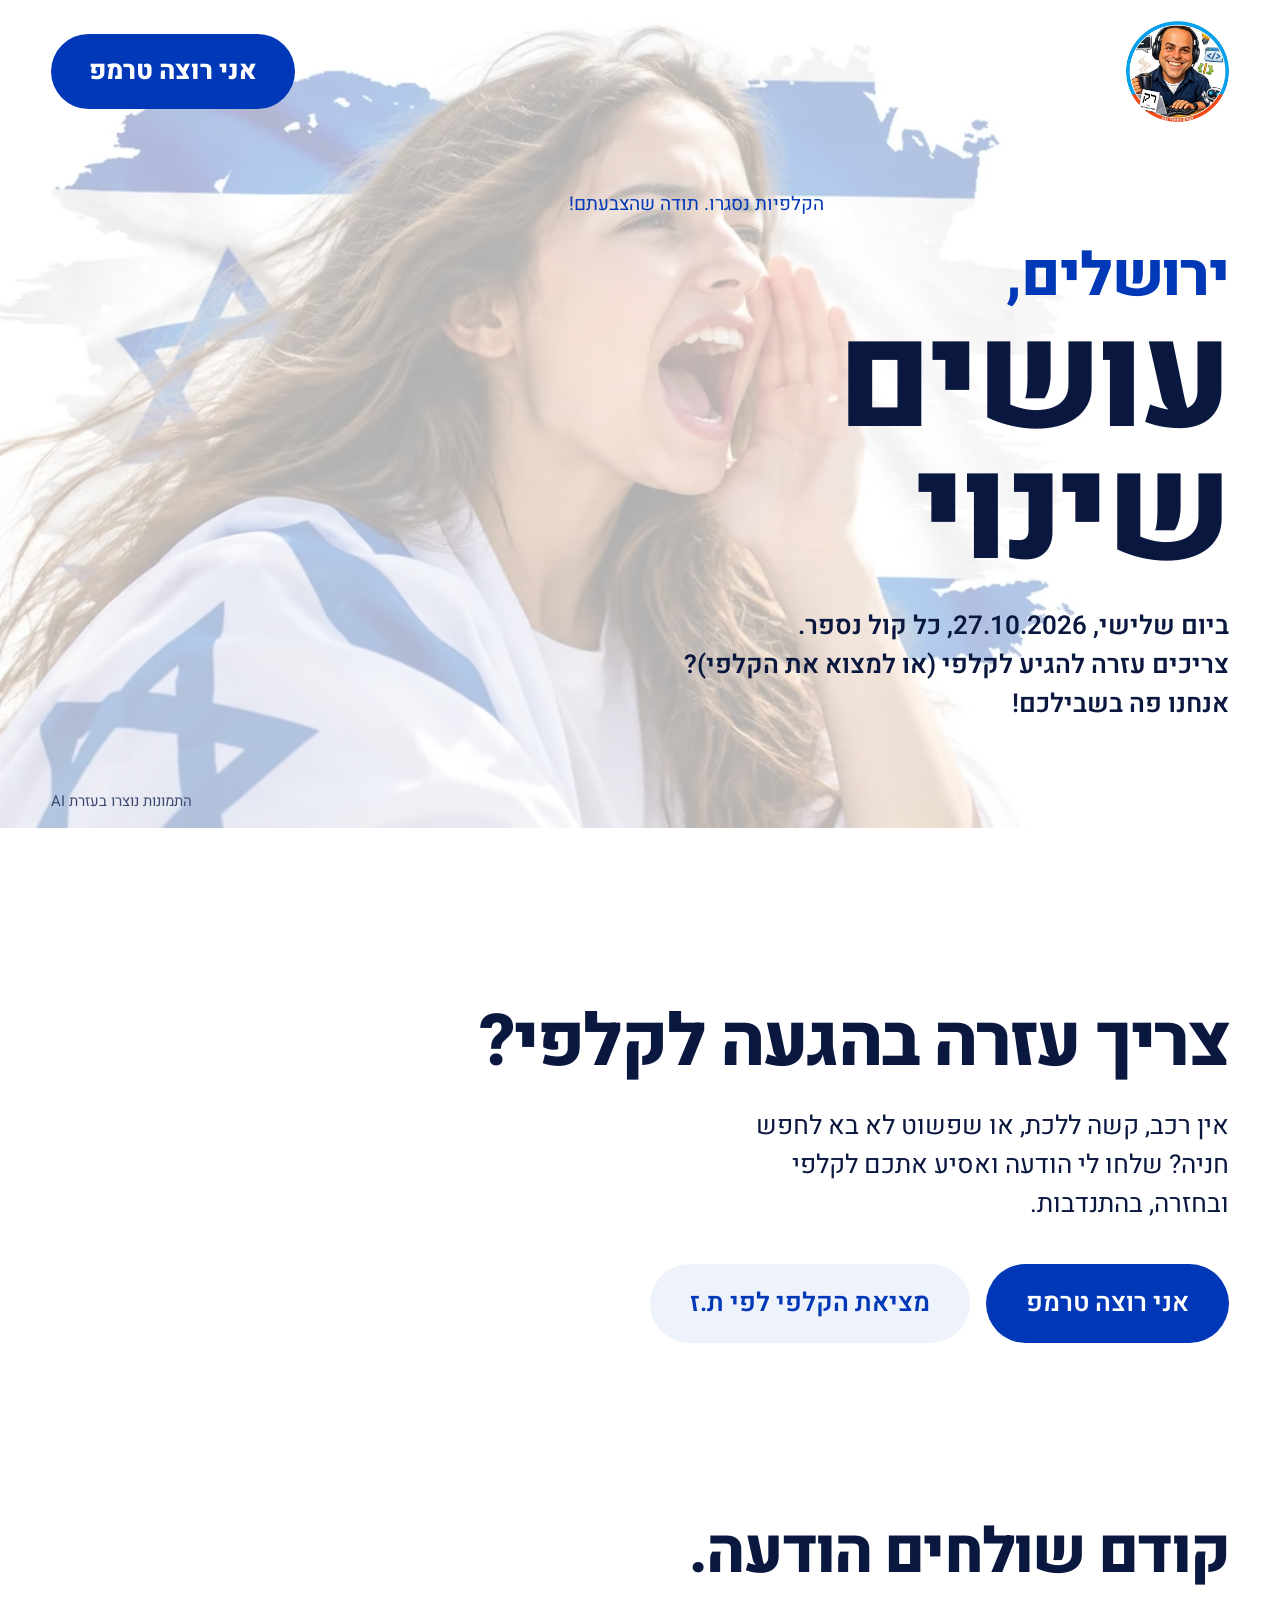
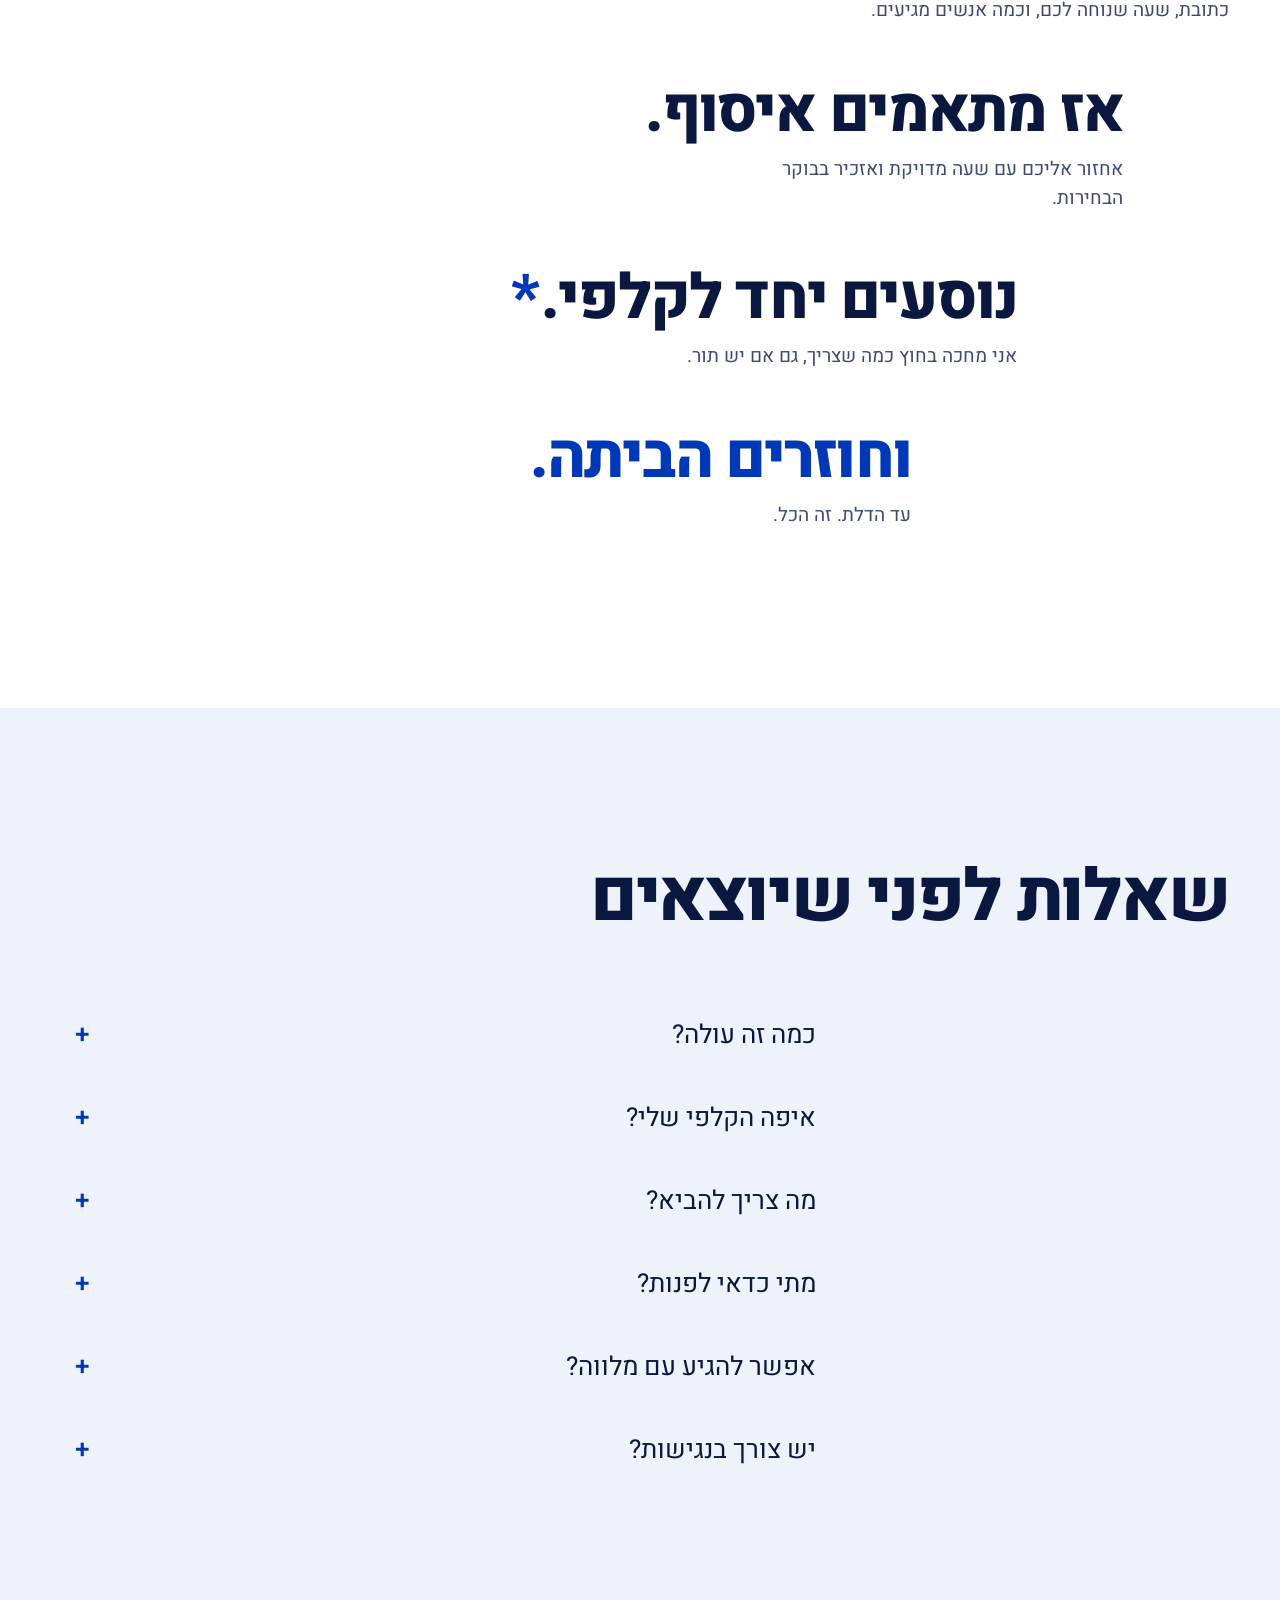
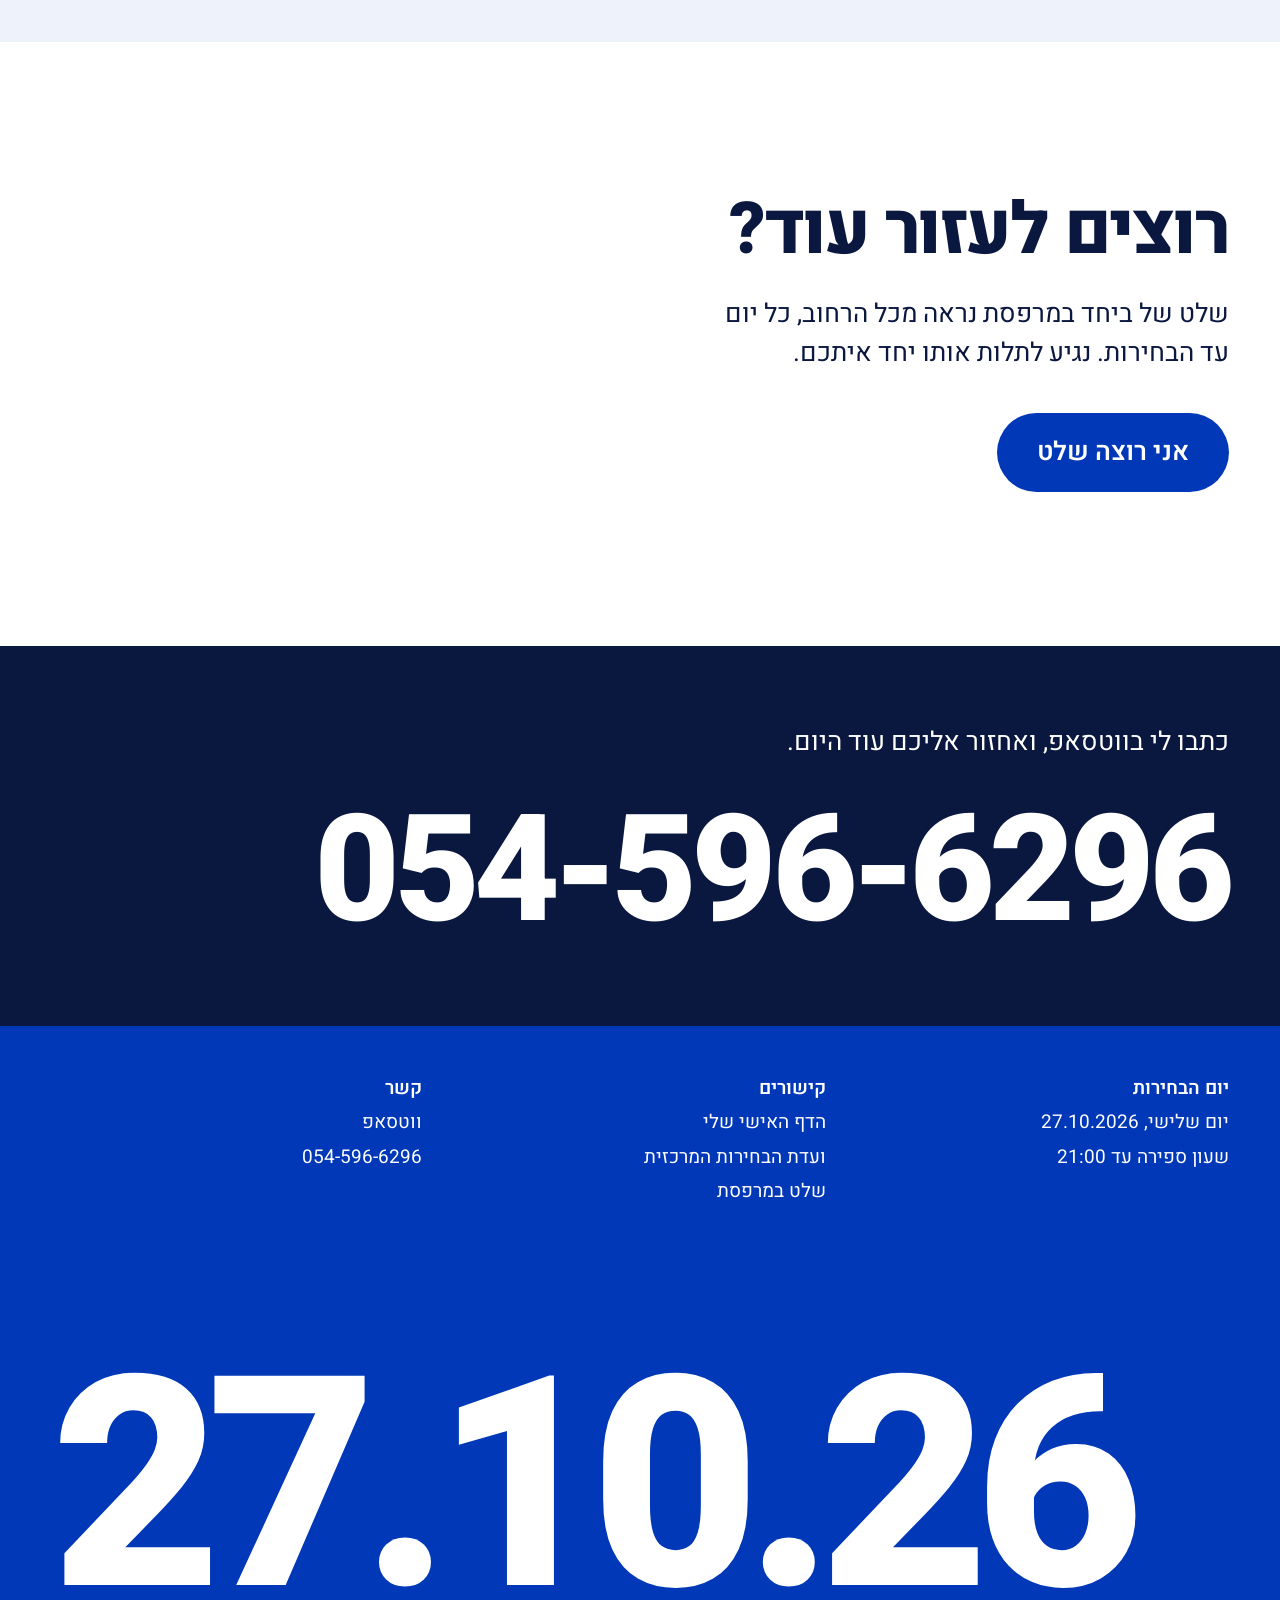
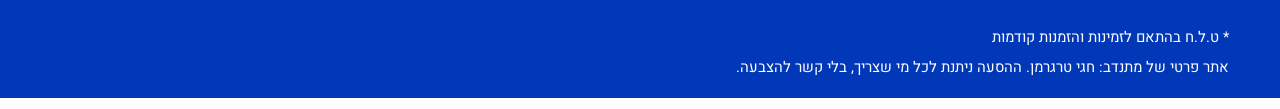
<file: index.html>
<!doctype html>
<html lang="he" dir="rtl">
<head>
<meta charset="utf-8">
<meta name="viewport" content="width=device-width, initial-scale=1">
<title>הסעה לקלפי · 27.10.2026</title>
<meta name="description" content="צריכים עזרה להגיע לקלפי ביום הבחירות, 27.10.2026? שלחו הודעה בווטסאפ ונתאם הסעה בהתנדבות.">
<meta name="theme-color" content="#0038b8">
<meta property="og:type" content="website">
<meta property="og:locale" content="he_IL">
<meta property="og:title" content="צריכים עזרה להגיע לקלפי ב־27.10?">
<meta property="og:description" content="הסעה לקלפי ביום הבחירות, בהתנדבות. שלחו הודעה בווטסאפ.">
<meta property="og:url" content="https://election-ride-2026.onrender.com/">
<meta property="og:image" content="https://election-ride-2026.onrender.com/assets/og.jpg">
<meta property="og:image:width" content="1200">
<meta property="og:image:height" content="630">
<meta name="twitter:card" content="summary_large_image">
<link rel="canonical" href="https://election-ride-2026.onrender.com/">
<link rel="icon" href="assets/icon.png">
<link rel="apple-touch-icon" href="assets/icon.png">
<link rel="preconnect" href="https://fonts.googleapis.com">
<link rel="preconnect" href="https://fonts.gstatic.com" crossorigin>
<link href="https://fonts.googleapis.com/css2?family=Heebo:wght@400;600;800&display=swap" rel="stylesheet">
<link rel="stylesheet" href="styles.css">
</head>
<body>

<header class="bar">
  <a class="me" href="https://hagaitregerman.onrender.com/" target="_blank" rel="noopener" aria-label="לדף האישי שלי (נפתח בלשונית חדשה)">
    <img src="assets/hagai-400.jpg" width="400" height="400" alt="חגי, מתנדב ההסעות">
  </a>
  <a class="btn btn--blue btn--top js-wa" href="https://wa.me/972545966296" target="_blank" rel="noopener">אני רוצה טרמפ</a>
</header>

<main>
  <section class="hero" aria-labelledby="q1">
    <div class="hero__text">
      <div class="mini reveal" id="countdown" dir="ltr" role="timer" aria-label="הזמן שנותר עד 21:00 ביום הבחירות">
        <div><span data-u="d">--</span><small>ימים</small></div>
        <div><span data-u="h">--</span><small>שעות</small></div>
        <div><span data-u="m">--</span><small>דקות</small></div>
        <div><span data-u="s">--</span><small>שניות</small></div>
      </div>
      <p class="city reveal" id="city" aria-hidden="true">ירושלים,</p>
      <h1 id="q1" class="display reveal">עושים שינוי</h1>
      <p class="lead reveal">ביום שלישי, 27.10.2026, כל קול נספר.<br>צריכים עזרה להגיע לקלפי (או למצוא את הקלפי)?<br>אנחנו פה בשבילכם!</p>
    </div>
    <p class="hero__credit">התמונות נוצרו בעזרת AI</p>
    <div class="hero__bg" aria-hidden="true">
      <picture class="slide is-on">
        <source media="(max-width: 1100px)" srcset="assets/slide-1-m.webp">
        <img src="assets/slide-1.webp" width="1600" height="686" alt="" decoding="async" fetchpriority="high">
      </picture>
      <picture class="slide">
        <source media="(max-width: 1100px)" srcset="assets/slide-2-m.webp">
        <img src="assets/slide-2.webp" width="1600" height="686" alt="" decoding="async" loading="lazy">
      </picture>
      <picture class="slide">
        <source media="(max-width: 1100px)" srcset="assets/slide-3-m.webp">
        <img src="assets/slide-3.webp" width="1600" height="686" alt="" decoding="async" loading="lazy">
      </picture>
      <picture class="slide">
        <source media="(max-width: 1100px)" srcset="assets/slide-4-m.webp">
        <img src="assets/slide-4.webp" width="1600" height="686" alt="" decoding="async" loading="lazy">
      </picture>
      <picture class="slide">
        <source media="(max-width: 1100px)" srcset="assets/slide-5-m.webp">
        <img src="assets/slide-5.webp" width="1600" height="686" alt="" decoding="async" loading="lazy">
      </picture>
      <picture class="slide">
        <source media="(max-width: 1100px)" srcset="assets/slide-6-m.webp">
        <img src="assets/slide-6.webp" width="1600" height="686" alt="" decoding="async" loading="lazy">
      </picture>
      <picture class="slide">
        <source media="(max-width: 1100px)" srcset="assets/slide-7-m.webp">
        <img src="assets/slide-7.webp" width="1600" height="686" alt="" decoding="async" loading="lazy">
      </picture>
    </div>
  </section>


  <section class="ask" aria-labelledby="q2">
    <h2 id="q2" class="head reveal">צריך עזרה בהגעה לקלפי?</h2>
    <p class="ask__text reveal">אין רכב, קשה ללכת, או שפשוט לא בא לחפש חניה? שלחו לי הודעה ואסיע אתכם לקלפי ובחזרה, בהתנדבות.</p>
    <div class="ask__actions reveal">
      <a class="btn btn--blue btn--big js-wa" href="https://wa.me/972545966296" target="_blank" rel="noopener">אני רוצה טרמפ</a>
      <a class="btn btn--soft btn--big" href="https://www.gov.il/apps/moin/bocharim/" target="_blank" rel="noopener">מציאת הקלפי לפי ת.ז</a>
    </div>
  </section>

  <section class="steps" aria-label="איך זה עובד">
    <div class="step reveal"><p class="step__line">קודם שולחים הודעה.</p><p class="step__note">כתובת, שעה שנוחה לכם, וכמה אנשים מגיעים.</p></div>
    <div class="step reveal"><p class="step__line">אז מתאמים איסוף.</p><p class="step__note">אחזור אליכם עם שעה מדויקת ואזכיר בבוקר הבחירות.</p></div>
    <div class="step reveal"><p class="step__line">נוסעים יחד לקלפי.<a class="star" href="#terms" aria-label="ראו הערה בתחתית העמוד">*</a></p><p class="step__note">אני מחכה בחוץ כמה שצריך, גם אם יש תור.</p></div>
    <div class="step reveal"><p class="step__line step__line--last">וחוזרים הביתה.</p><p class="step__note">עד הדלת. זה הכל.</p></div>
  </section>

  <section class="faq" aria-labelledby="faq-title">
    <h2 id="faq-title" class="head reveal">שאלות לפני שיוצאים</h2>
    <div class="faq__list">
      <details class="reveal"><summary>כמה זה עולה?</summary><p>כלום. ההסעה בהתנדבות מלאה, בלי תשלום ובלי התחייבות.</p></details>
      <details class="reveal"><summary>איפה הקלפי שלי?</summary><p>אפשר לבדוק לפי מספר תעודת זהות <a href="https://www.gov.il/apps/moin/bocharim/" target="_blank" rel="noopener">באתר הממשלתי לאיתור קלפי</a>. אם קשה לכם, שלחו לי הודעה ונבדוק יחד.<br>מידע נוסף ניתן לקבל במוקד הטלפוני שמספרו <a href="tel:1800101975" dir="ltr">1-800-101975</a> | <a href="tel:0732458358" dir="ltr">073-2458358</a></p></details>
      <details class="reveal"><summary>מה צריך להביא?</summary><p>תעודה מזהה עם תמונה: תעודת זהות, דרכון או רישיון נהיגה. בלי תעודה אי אפשר להצביע.</p></details>
      <details class="reveal"><summary>מתי כדאי לפנות?</summary><p>כמה שיותר מוקדם, רצוי עד ערב יום שני, 26.10. ביום עצמו אנסה לעזור לכל מי שפונה, כל עוד יש זמן.</p></details>
      <details class="reveal"><summary>אפשר להגיע עם מלווה?</summary><p>כן. כתבו בהודעה כמה אתם, ונתאם מקום ברכב לכולם.</p></details>
      <details class="reveal"><summary>יש צורך בנגישות?</summary><p>כתבו לי מראש מה אתם צריכים, למשל כיסא גלגלים או הליכון, ונבדוק יחד איך עושים את זה נכון.</p></details>
    </div>
  </section>

  <section class="sign" aria-labelledby="sign-title">
    <h2 id="sign-title" class="head reveal">רוצים לעזור עוד?</h2>
    <p class="ask__text reveal">שלט של ביחד במרפסת נראה מכל הרחוב, כל יום עד הבחירות. נגיע לתלות אותו יחד איתכם.</p>
    <div class="ask__actions reveal">
      <a class="btn btn--blue btn--big" href="https://election-sign-2026.onrender.com/" target="_blank" rel="noopener">אני רוצה שלט</a>
    </div>
  </section>

  <section class="contact" aria-label="יצירת קשר">
    <p class="contact__line reveal">כתבו לי בווטסאפ, ואחזור אליכם עוד היום.</p>
    <a class="contact__number js-wa reveal" href="https://wa.me/972545966296" target="_blank" rel="noopener" dir="ltr">054-596-6296</a>
  </section>
</main>

<footer class="foot">
  <div class="foot__cols">
    <ul><li>יום הבחירות</li><li>יום שלישי, 27.10.2026</li><li>שעון ספירה עד 21:00</li></ul>
    <ul><li>קישורים</li><li><a href="https://hagaitregerman.onrender.com/" target="_blank" rel="noopener">הדף האישי שלי</a></li><li><a href="https://www.bechirot.gov.il/" target="_blank" rel="noopener">ועדת הבחירות המרכזית</a></li><li><a href="https://election-sign-2026.onrender.com/" target="_blank" rel="noopener">שלט במרפסת</a></li></ul>
    <ul><li>קשר</li><li><a class="js-wa" href="https://wa.me/972545966296" target="_blank" rel="noopener">ווטסאפ</a></li><li dir="ltr">054-596-6296</li></ul>
  </div>
  <p class="foot__mark" dir="ltr" aria-hidden="true">27.10.26</p>
  <p class="foot__legal" id="terms">* ט.ל.ח בהתאם לזמינות והזמנות קודמות</p>
  <p class="foot__legal">אתר פרטי של מתנדב: חגי טרגרמן. ההסעה ניתנת לכל מי שצריך, בלי קשר להצבעה.</p>
</footer>

<script src="main.js" defer></script>
</body>
</html>
</file>
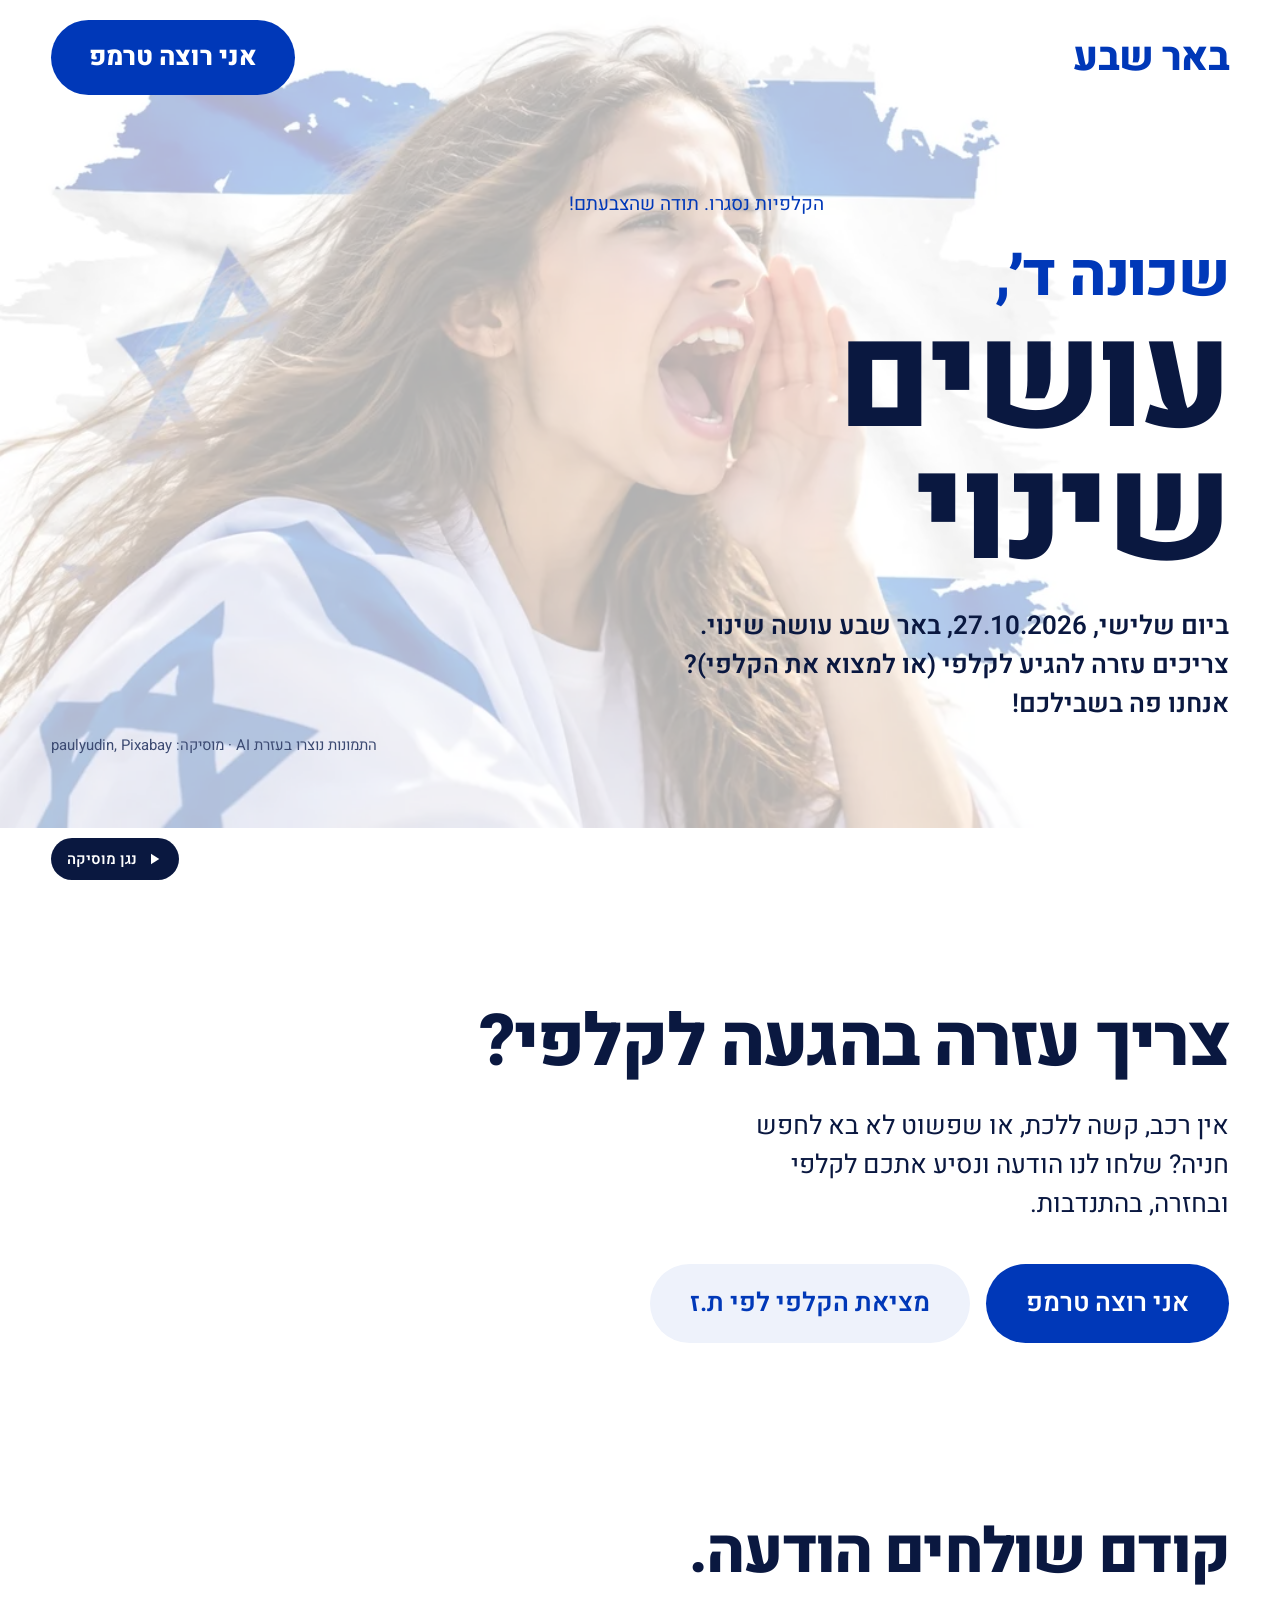
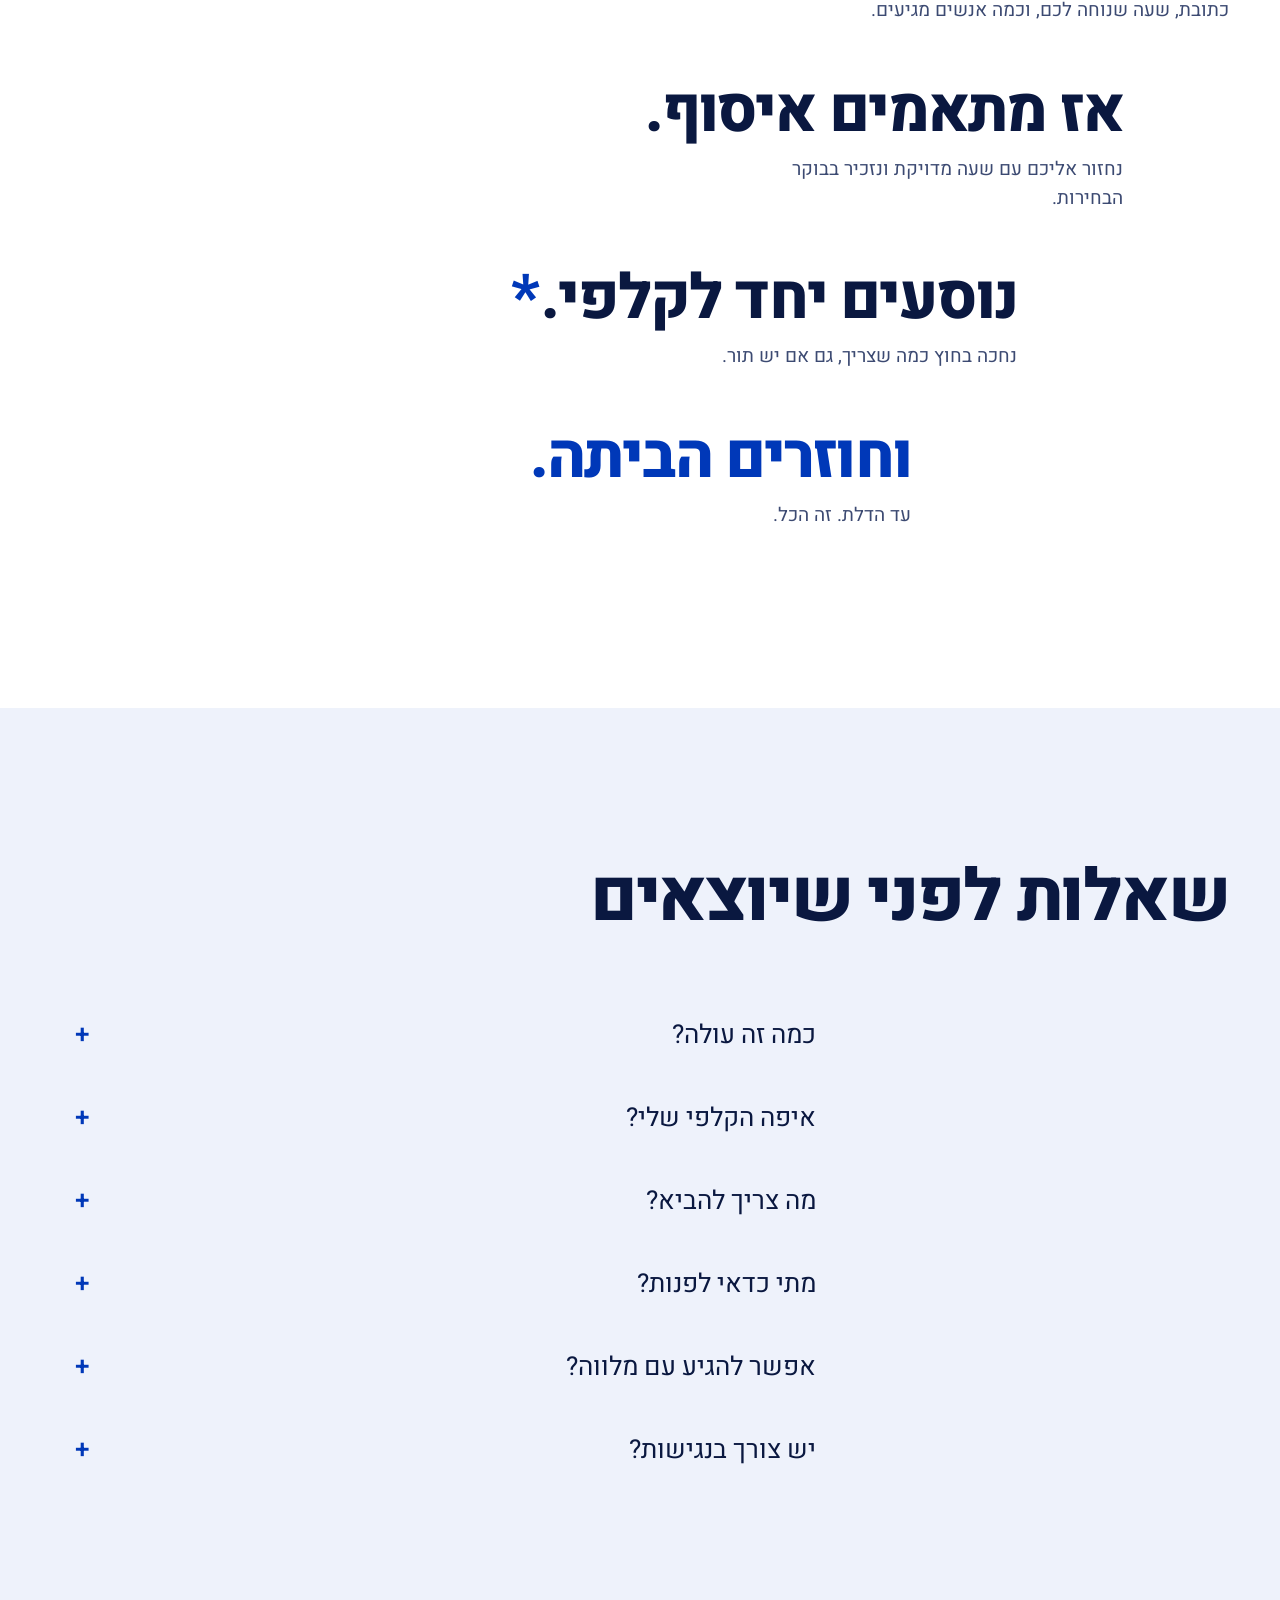
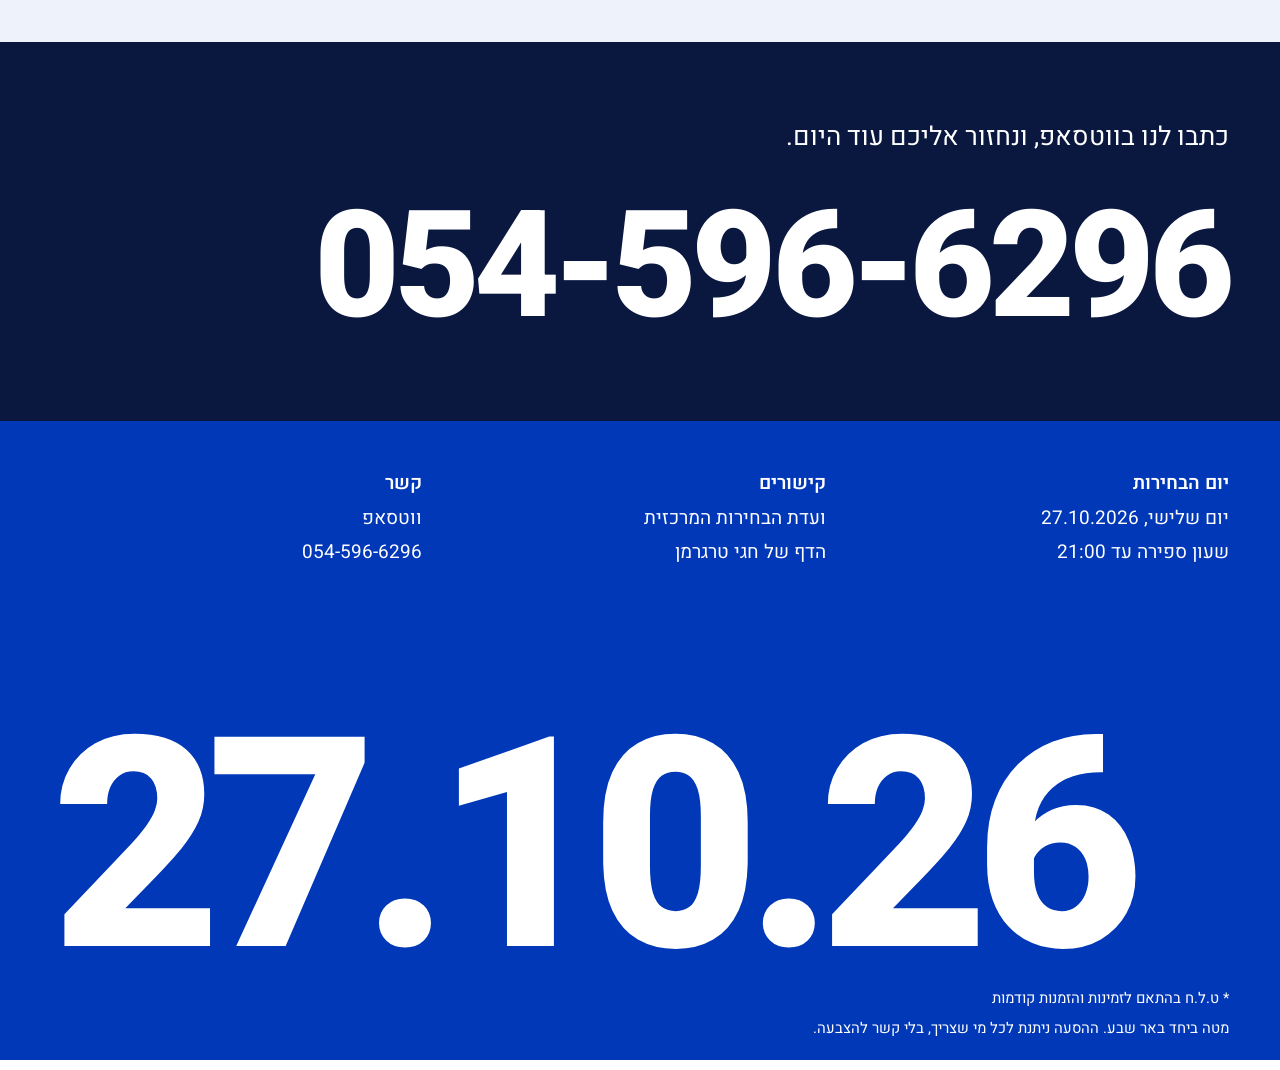
<file: beersheva/index.html>
<!doctype html>
<html lang="he" dir="rtl">
<head>
<meta charset="utf-8">
<meta name="viewport" content="width=device-width, initial-scale=1">
<title>הסעה לקלפי · באר שבע · 27.10.2026</title>
<meta name="description" content="באר שבע: צריכים עזרה להגיע לקלפי ביום הבחירות, 27.10.2026? שלחו הודעה בווטסאפ ונתאם הסעה בהתנדבות.">
<meta name="theme-color" content="#0038b8">
<meta property="og:type" content="website">
<meta property="og:locale" content="he_IL">
<meta property="og:title" content="באר שבע: צריכים עזרה להגיע לקלפי ב־27.10?">
<meta property="og:description" content="הסעה לקלפי ביום הבחירות, בהתנדבות. שלחו הודעה בווטסאפ.">
<meta property="og:url" content="https://election-ride-2026.onrender.com/beersheva/">
<meta property="og:image" content="https://election-ride-2026.onrender.com/assets/og.jpg">
<meta property="og:image:width" content="1200">
<meta property="og:image:height" content="630">
<meta name="twitter:card" content="summary_large_image">
<link rel="canonical" href="https://election-ride-2026.onrender.com/beersheva/">
<link rel="icon" href="../assets/icon.png">
<link rel="apple-touch-icon" href="../assets/icon.png">
<link rel="preconnect" href="https://fonts.googleapis.com">
<link rel="preconnect" href="https://fonts.gstatic.com" crossorigin>
<link href="https://fonts.googleapis.com/css2?family=Heebo:wght@400;600;800&display=swap" rel="stylesheet">
<link rel="stylesheet" href="../styles.css">
</head>
<body data-wa-phone="972545966296" data-wa-message="היי מטה ביחד באר שבע, אשמח לעזרה בהגעה לקלפי ביום הבחירות (27.10).&#10;כתובת איסוף: &#10;שעה מועדפת: &#10;מספר נוסעים: " data-places="שכונה ד׳|שכונה ה׳|שכונה ו׳|שכונה ג׳|שכונה ב׳|שכונה א׳|שכונה ט׳|שכונת רמות|שכונת נווה זאב|שכונת נווה נוי|שכונת נאות לון|שכונת נחל עשן|שכונת נחל בקע|שכונת נווה מנחם|העיר העתיקה">

<header class="bar">
  <a class="wordmark" href="https://chat.whatsapp.com/JCcnwS2Ni6NGjF10ipchn7" target="_blank" rel="noopener" aria-label="קבוצת הווטסאפ של באר שבע (נפתח בלשונית חדשה)">באר שבע</a>
  <a class="btn btn--blue btn--top js-wa" href="https://wa.me/972545966296" target="_blank" rel="noopener">אני רוצה טרמפ</a>
</header>

<main>
  <section class="hero" aria-labelledby="q1">
    <div class="hero__text">
      <div class="mini reveal" id="countdown" dir="ltr" role="timer" aria-label="הזמן שנותר עד 21:00 ביום הבחירות">
        <div><span data-u="d">--</span><small>ימים</small></div>
        <div><span data-u="h">--</span><small>שעות</small></div>
        <div><span data-u="m">--</span><small>דקות</small></div>
        <div><span data-u="s">--</span><small>שניות</small></div>
      </div>
      <p class="city reveal" id="city" aria-hidden="true">שכונה ד׳,</p>
      <h1 id="q1" class="display reveal">עושים שינוי</h1>
      <p class="lead reveal">ביום שלישי, 27.10.2026, באר שבע עושה שינוי.<br>צריכים עזרה להגיע לקלפי (או למצוא את הקלפי)?<br>אנחנו פה בשבילכם!</p>
    </div>
    <p class="hero__credit">התמונות נוצרו בעזרת AI · מוסיקה: paulyudin, Pixabay</p>
    <div class="hero__bg" aria-hidden="true">
      <picture class="slide is-on">
        <source media="(max-width: 1100px)" srcset="../assets/slide-1-m.webp">
        <img src="../assets/slide-1.webp" width="1600" height="686" alt="" decoding="async" fetchpriority="high">
      </picture>
      <picture class="slide">
        <source media="(max-width: 1100px)" srcset="../assets/slide-2-m.webp">
        <img src="../assets/slide-2.webp" width="1600" height="686" alt="" decoding="async" loading="lazy">
      </picture>
      <picture class="slide">
        <source media="(max-width: 1100px)" srcset="../assets/slide-3-m.webp">
        <img src="../assets/slide-3.webp" width="1600" height="686" alt="" decoding="async" loading="lazy">
      </picture>
      <picture class="slide">
        <source media="(max-width: 1100px)" srcset="../assets/slide-4-m.webp">
        <img src="../assets/slide-4.webp" width="1600" height="686" alt="" decoding="async" loading="lazy">
      </picture>
      <picture class="slide">
        <source media="(max-width: 1100px)" srcset="../assets/slide-5-m.webp">
        <img src="../assets/slide-5.webp" width="1600" height="686" alt="" decoding="async" loading="lazy">
      </picture>
      <picture class="slide">
        <source media="(max-width: 1100px)" srcset="../assets/slide-6-m.webp">
        <img src="../assets/slide-6.webp" width="1600" height="686" alt="" decoding="async" loading="lazy">
      </picture>
      <picture class="slide">
        <source media="(max-width: 1100px)" srcset="../assets/slide-7-m.webp">
        <img src="../assets/slide-7.webp" width="1600" height="686" alt="" decoding="async" loading="lazy">
      </picture>
    </div>
  </section>


  <section class="ask" aria-labelledby="q2">
    <h2 id="q2" class="head reveal">צריך עזרה בהגעה לקלפי?</h2>
    <p class="ask__text reveal">אין רכב, קשה ללכת, או שפשוט לא בא לחפש חניה? שלחו לנו הודעה ונסיע אתכם לקלפי ובחזרה, בהתנדבות.</p>
    <div class="ask__actions reveal">
      <a class="btn btn--blue btn--big js-wa" href="https://wa.me/972545966296" target="_blank" rel="noopener">אני רוצה טרמפ</a>
      <a class="btn btn--soft btn--big" href="https://www.gov.il/apps/moin/bocharim/" target="_blank" rel="noopener">מציאת הקלפי לפי ת.ז</a>
    </div>
  </section>

  <section class="steps" aria-label="איך זה עובד">
    <div class="step reveal"><p class="step__line">קודם שולחים הודעה.</p><p class="step__note">כתובת, שעה שנוחה לכם, וכמה אנשים מגיעים.</p></div>
    <div class="step reveal"><p class="step__line">אז מתאמים איסוף.</p><p class="step__note">נחזור אליכם עם שעה מדויקת ונזכיר בבוקר הבחירות.</p></div>
    <div class="step reveal"><p class="step__line">נוסעים יחד לקלפי.<a class="star" href="#terms" aria-label="ראו הערה בתחתית העמוד">*</a></p><p class="step__note">נחכה בחוץ כמה שצריך, גם אם יש תור.</p></div>
    <div class="step reveal"><p class="step__line step__line--last">וחוזרים הביתה.</p><p class="step__note">עד הדלת. זה הכל.</p></div>
  </section>

  <section class="faq" aria-labelledby="faq-title">
    <h2 id="faq-title" class="head reveal">שאלות לפני שיוצאים</h2>
    <div class="faq__list">
      <details class="reveal"><summary>כמה זה עולה?</summary><p>כלום. ההסעה בהתנדבות מלאה, בלי תשלום ובלי התחייבות.</p></details>
      <details class="reveal"><summary>איפה הקלפי שלי?</summary><p>אפשר לבדוק לפי מספר תעודת זהות <a href="https://www.gov.il/apps/moin/bocharim/" target="_blank" rel="noopener">באתר הממשלתי לאיתור קלפי</a>. אם קשה לכם, שלחו לנו הודעה ונבדוק יחד.<br>מידע נוסף ניתן לקבל במוקד הטלפוני שמספרו <a href="tel:1800101975" dir="ltr">1-800-101975</a> | <a href="tel:0732458358" dir="ltr">073-2458358</a></p></details>
      <details class="reveal"><summary>מה צריך להביא?</summary><p>תעודה מזהה עם תמונה: תעודת זהות, דרכון או רישיון נהיגה. בלי תעודה אי אפשר להצביע.</p></details>
      <details class="reveal"><summary>מתי כדאי לפנות?</summary><p>כמה שיותר מוקדם, רצוי עד ערב יום שני, 26.10. ביום עצמו אנסה לעזור לכל מי שפונה, כל עוד יש זמן.</p></details>
      <details class="reveal"><summary>אפשר להגיע עם מלווה?</summary><p>כן. כתבו בהודעה כמה אתם, ונתאם מקום ברכב לכולם.</p></details>
      <details class="reveal"><summary>יש צורך בנגישות?</summary><p>כתבו לנו מראש מה אתם צריכים, למשל כיסא גלגלים או הליכון, ונבדוק יחד איך עושים את זה נכון.</p></details>
    </div>
  </section>

  <section class="contact" aria-label="יצירת קשר">
    <p class="contact__line reveal">כתבו לנו בווטסאפ, ונחזור אליכם עוד היום.</p>
    <a class="contact__number js-wa reveal" href="https://wa.me/972545966296" target="_blank" rel="noopener" dir="ltr">054-596-6296</a>
  </section>
</main>

<footer class="foot">
  <div class="foot__cols">
    <ul><li>יום הבחירות</li><li>יום שלישי, 27.10.2026</li><li>שעון ספירה עד 21:00</li></ul>
    <ul><li>קישורים</li><li><a href="https://www.bechirot.gov.il/" target="_blank" rel="noopener">ועדת הבחירות המרכזית</a></li><li><a href="https://hagaitregerman.onrender.com/" target="_blank" rel="noopener">הדף של חגי טרגרמן</a></li></ul>
    <ul><li>קשר</li><li><a class="js-wa" href="https://wa.me/972545966296" target="_blank" rel="noopener">ווטסאפ</a></li><li dir="ltr">054-596-6296</li></ul>
  </div>
  <p class="foot__mark" dir="ltr" aria-hidden="true">27.10.26</p>
  <p class="foot__legal" id="terms">* ט.ל.ח בהתאם לזמינות והזמנות קודמות</p>
  <p class="foot__legal">מטה ביחד באר שבע. ההסעה ניתנת לכל מי שצריך, בלי קשר להצבעה.</p>
</footer>

<button class="music" id="music" type="button" data-src="../assets/hope.mp3" aria-pressed="false">
  <svg class="music__icon" viewBox="0 0 24 24" aria-hidden="true"><path class="music__play" d="M8 5v14l11-7z"/><path class="music__pause" d="M7 5h4v14H7zM13 5h4v14h-4z"/></svg>
  <span class="music__label">נגן מוסיקה</span>
</button>

<script src="../main.js" defer></script>
</body>
</html>
</file>
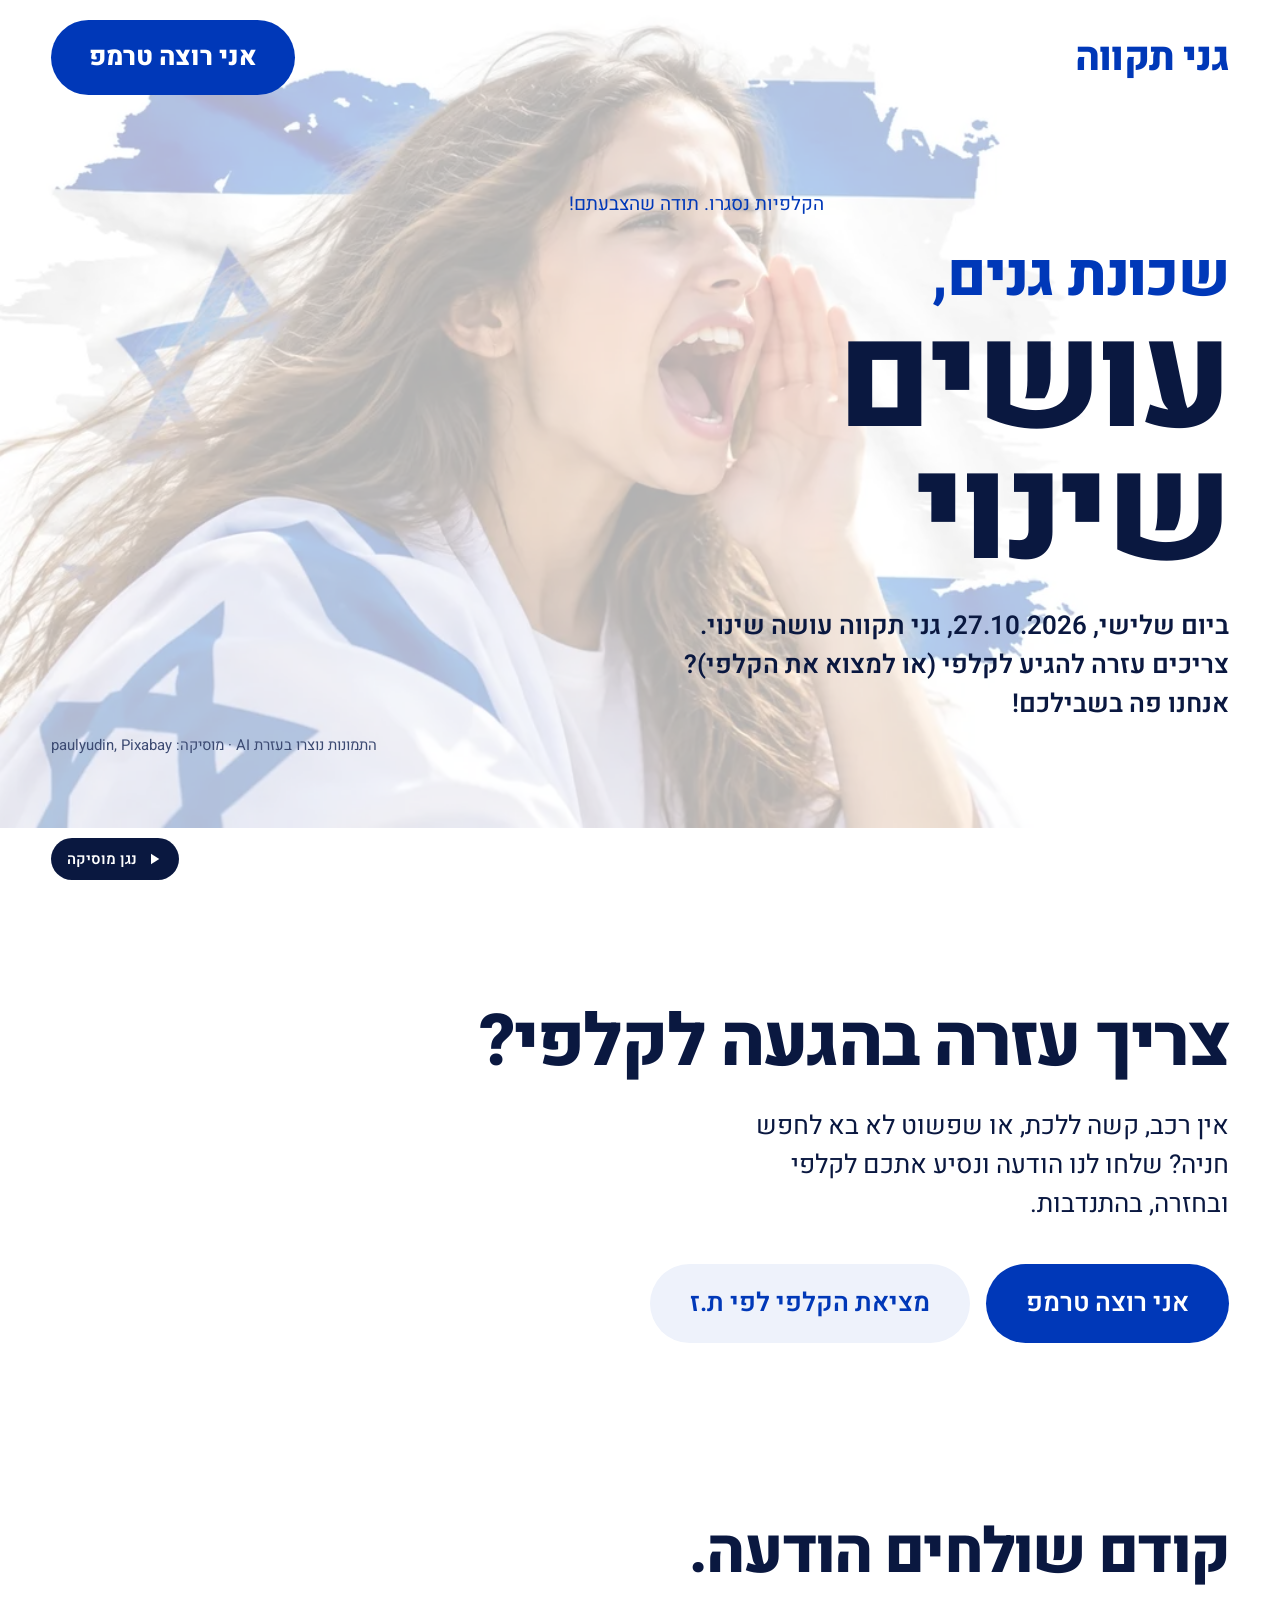
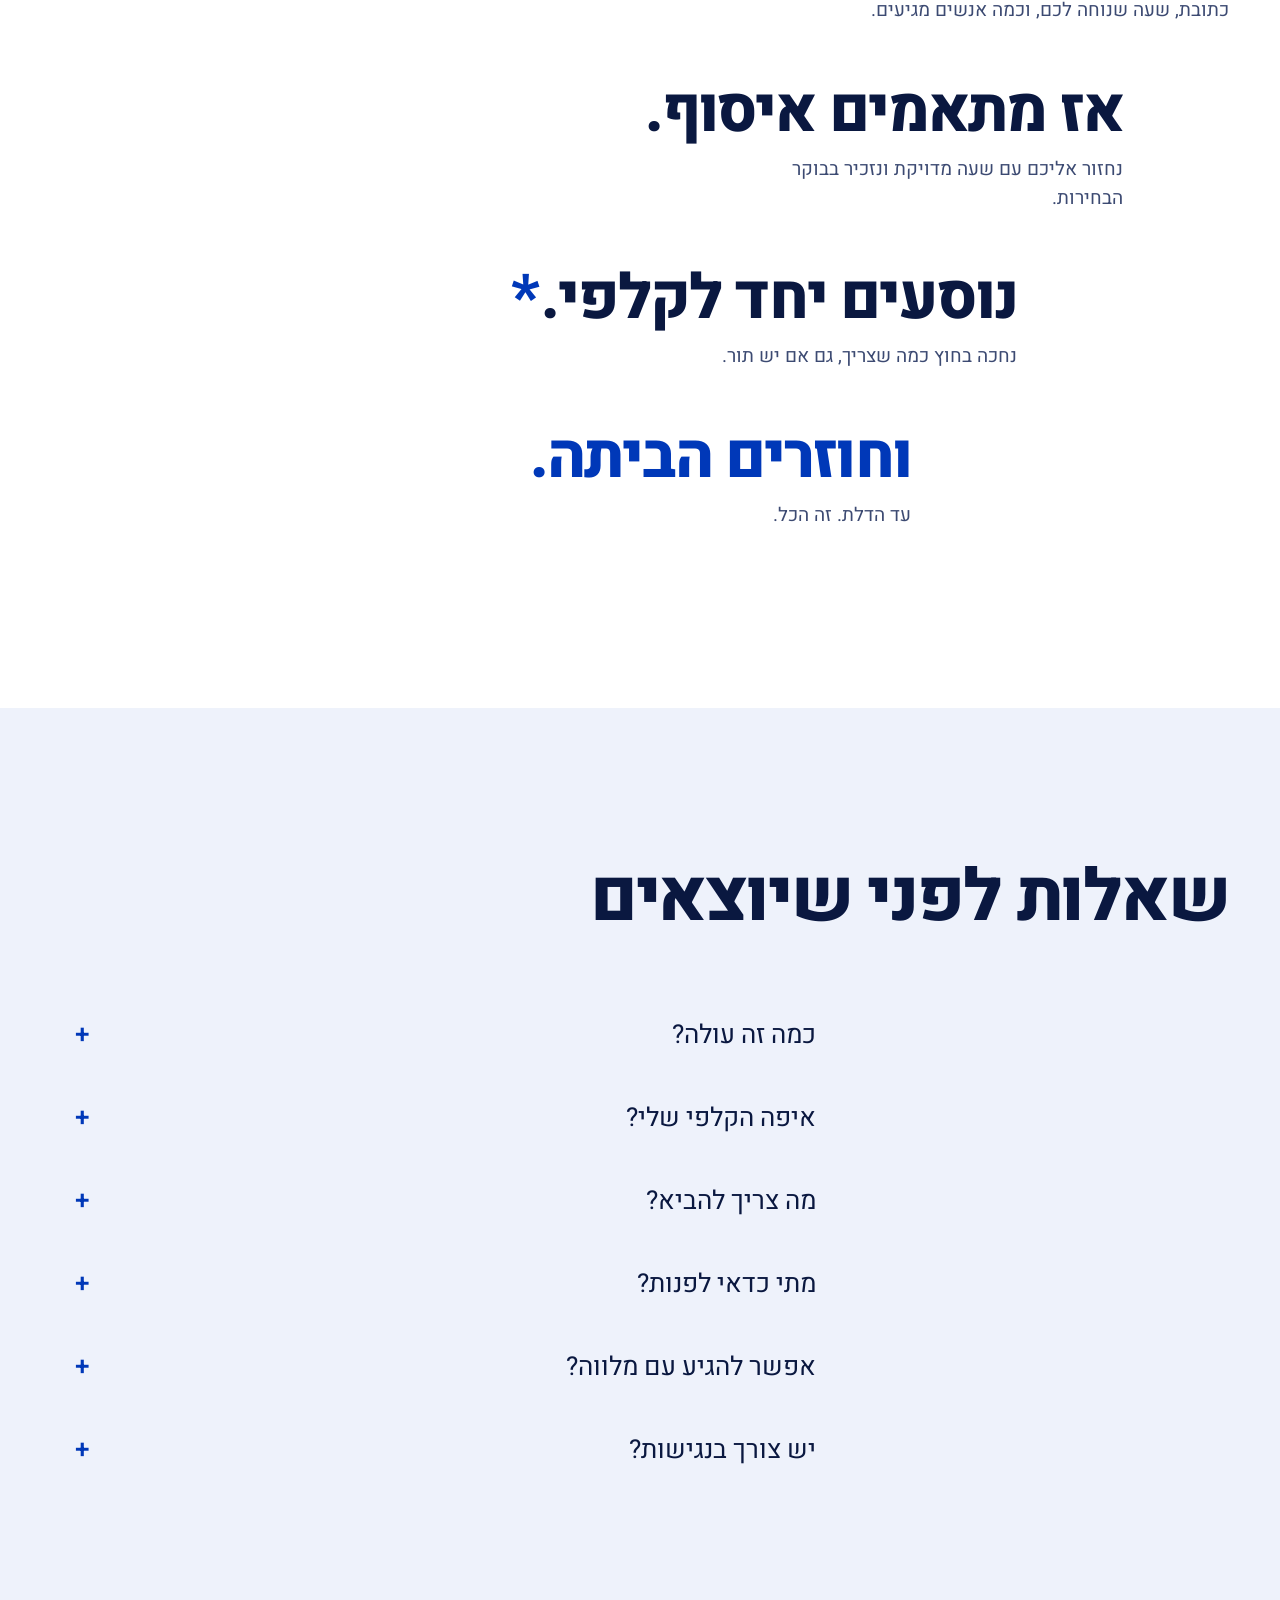
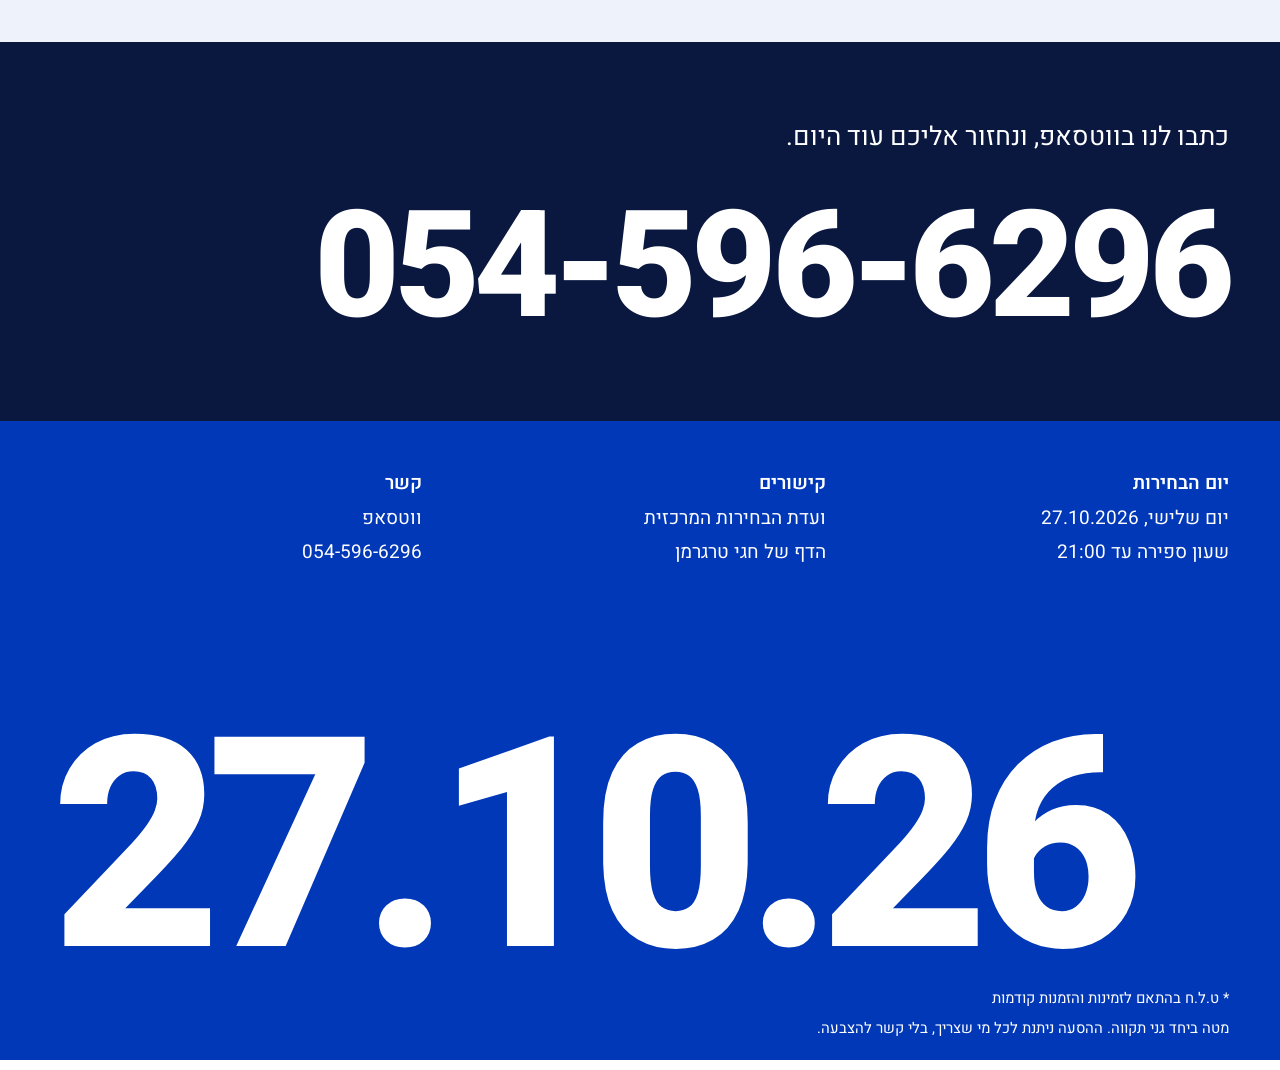
<file: ganei-tikva/index.html>
<!doctype html>
<html lang="he" dir="rtl">
<head>
<meta charset="utf-8">
<meta name="viewport" content="width=device-width, initial-scale=1">
<title>הסעה לקלפי · גני תקווה · 27.10.2026</title>
<meta name="description" content="גני תקווה: צריכים עזרה להגיע לקלפי ביום הבחירות, 27.10.2026? שלחו הודעה בווטסאפ ונתאם הסעה בהתנדבות.">
<meta name="theme-color" content="#0038b8">
<meta property="og:type" content="website">
<meta property="og:locale" content="he_IL">
<meta property="og:title" content="גני תקווה: צריכים עזרה להגיע לקלפי ב־27.10?">
<meta property="og:description" content="הסעה לקלפי ביום הבחירות, בהתנדבות. שלחו הודעה בווטסאפ.">
<meta property="og:url" content="https://election-ride-2026.onrender.com/ganei-tikva/">
<meta property="og:image" content="https://election-ride-2026.onrender.com/assets/og.jpg">
<meta property="og:image:width" content="1200">
<meta property="og:image:height" content="630">
<meta name="twitter:card" content="summary_large_image">
<link rel="canonical" href="https://election-ride-2026.onrender.com/ganei-tikva/">
<link rel="icon" href="../assets/icon.png">
<link rel="apple-touch-icon" href="../assets/icon.png">
<link rel="preconnect" href="https://fonts.googleapis.com">
<link rel="preconnect" href="https://fonts.gstatic.com" crossorigin>
<link href="https://fonts.googleapis.com/css2?family=Heebo:wght@400;600;800&display=swap" rel="stylesheet">
<link rel="stylesheet" href="../styles.css">
</head>
<body data-wa-phone="972545966296" data-wa-message="היי מטה ביחד גני תקווה, אשמח לעזרה בהגעה לקלפי ביום הבחירות (27.10).&#10;כתובת איסוף: &#10;שעה מועדפת: &#10;מספר נוסעים: " data-places="שכונת גנים|שכונת גנים צפון|רחוב הרמה|רחוב הגליל|שיכון היובל|שכונת נוף סביון|גבעת סביון החדשה">

<header class="bar">
  <a class="wordmark" href="https://chat.whatsapp.com/KXb5Eyi79eqIIWu2EYSk0G" target="_blank" rel="noopener" aria-label="קבוצת הווטסאפ של גני תקווה (נפתח בלשונית חדשה)">גני תקווה</a>
  <a class="btn btn--blue btn--top js-wa" href="https://wa.me/972545966296" target="_blank" rel="noopener">אני רוצה טרמפ</a>
</header>

<main>
  <section class="hero" aria-labelledby="q1">
    <div class="hero__text">
      <div class="mini reveal" id="countdown" dir="ltr" role="timer" aria-label="הזמן שנותר עד 21:00 ביום הבחירות">
        <div><span data-u="d">--</span><small>ימים</small></div>
        <div><span data-u="h">--</span><small>שעות</small></div>
        <div><span data-u="m">--</span><small>דקות</small></div>
        <div><span data-u="s">--</span><small>שניות</small></div>
      </div>
      <p class="city reveal" id="city" aria-hidden="true">שכונת גנים,</p>
      <h1 id="q1" class="display reveal">עושים שינוי</h1>
      <p class="lead reveal">ביום שלישי, 27.10.2026, גני תקווה עושה שינוי.<br>צריכים עזרה להגיע לקלפי (או למצוא את הקלפי)?<br>אנחנו פה בשבילכם!</p>
    </div>
    <p class="hero__credit">התמונות נוצרו בעזרת AI · מוסיקה: paulyudin, Pixabay</p>
    <div class="hero__bg" aria-hidden="true">
      <picture class="slide is-on">
        <source media="(max-width: 1100px)" srcset="../assets/slide-1-m.webp">
        <img src="../assets/slide-1.webp" width="1600" height="686" alt="" decoding="async" fetchpriority="high">
      </picture>
      <picture class="slide">
        <source media="(max-width: 1100px)" srcset="../assets/slide-2-m.webp">
        <img src="../assets/slide-2.webp" width="1600" height="686" alt="" decoding="async" loading="lazy">
      </picture>
      <picture class="slide">
        <source media="(max-width: 1100px)" srcset="../assets/slide-3-m.webp">
        <img src="../assets/slide-3.webp" width="1600" height="686" alt="" decoding="async" loading="lazy">
      </picture>
      <picture class="slide">
        <source media="(max-width: 1100px)" srcset="../assets/slide-4-m.webp">
        <img src="../assets/slide-4.webp" width="1600" height="686" alt="" decoding="async" loading="lazy">
      </picture>
      <picture class="slide">
        <source media="(max-width: 1100px)" srcset="../assets/slide-5-m.webp">
        <img src="../assets/slide-5.webp" width="1600" height="686" alt="" decoding="async" loading="lazy">
      </picture>
      <picture class="slide">
        <source media="(max-width: 1100px)" srcset="../assets/slide-6-m.webp">
        <img src="../assets/slide-6.webp" width="1600" height="686" alt="" decoding="async" loading="lazy">
      </picture>
      <picture class="slide">
        <source media="(max-width: 1100px)" srcset="../assets/slide-7-m.webp">
        <img src="../assets/slide-7.webp" width="1600" height="686" alt="" decoding="async" loading="lazy">
      </picture>
    </div>
  </section>


  <section class="ask" aria-labelledby="q2">
    <h2 id="q2" class="head reveal">צריך עזרה בהגעה לקלפי?</h2>
    <p class="ask__text reveal">אין רכב, קשה ללכת, או שפשוט לא בא לחפש חניה? שלחו לנו הודעה ונסיע אתכם לקלפי ובחזרה, בהתנדבות.</p>
    <div class="ask__actions reveal">
      <a class="btn btn--blue btn--big js-wa" href="https://wa.me/972545966296" target="_blank" rel="noopener">אני רוצה טרמפ</a>
      <a class="btn btn--soft btn--big" href="https://www.gov.il/apps/moin/bocharim/" target="_blank" rel="noopener">מציאת הקלפי לפי ת.ז</a>
    </div>
  </section>

  <section class="steps" aria-label="איך זה עובד">
    <div class="step reveal"><p class="step__line">קודם שולחים הודעה.</p><p class="step__note">כתובת, שעה שנוחה לכם, וכמה אנשים מגיעים.</p></div>
    <div class="step reveal"><p class="step__line">אז מתאמים איסוף.</p><p class="step__note">נחזור אליכם עם שעה מדויקת ונזכיר בבוקר הבחירות.</p></div>
    <div class="step reveal"><p class="step__line">נוסעים יחד לקלפי.<a class="star" href="#terms" aria-label="ראו הערה בתחתית העמוד">*</a></p><p class="step__note">נחכה בחוץ כמה שצריך, גם אם יש תור.</p></div>
    <div class="step reveal"><p class="step__line step__line--last">וחוזרים הביתה.</p><p class="step__note">עד הדלת. זה הכל.</p></div>
  </section>

  <section class="faq" aria-labelledby="faq-title">
    <h2 id="faq-title" class="head reveal">שאלות לפני שיוצאים</h2>
    <div class="faq__list">
      <details class="reveal"><summary>כמה זה עולה?</summary><p>כלום. ההסעה בהתנדבות מלאה, בלי תשלום ובלי התחייבות.</p></details>
      <details class="reveal"><summary>איפה הקלפי שלי?</summary><p>אפשר לבדוק לפי מספר תעודת זהות <a href="https://www.gov.il/apps/moin/bocharim/" target="_blank" rel="noopener">באתר הממשלתי לאיתור קלפי</a>. אם קשה לכם, שלחו לנו הודעה ונבדוק יחד.<br>מידע נוסף ניתן לקבל במוקד הטלפוני שמספרו <a href="tel:1800101975" dir="ltr">1-800-101975</a> | <a href="tel:0732458358" dir="ltr">073-2458358</a></p></details>
      <details class="reveal"><summary>מה צריך להביא?</summary><p>תעודה מזהה עם תמונה: תעודת זהות, דרכון או רישיון נהיגה. בלי תעודה אי אפשר להצביע.</p></details>
      <details class="reveal"><summary>מתי כדאי לפנות?</summary><p>כמה שיותר מוקדם, רצוי עד ערב יום שני, 26.10. ביום עצמו אנסה לעזור לכל מי שפונה, כל עוד יש זמן.</p></details>
      <details class="reveal"><summary>אפשר להגיע עם מלווה?</summary><p>כן. כתבו בהודעה כמה אתם, ונתאם מקום ברכב לכולם.</p></details>
      <details class="reveal"><summary>יש צורך בנגישות?</summary><p>כתבו לנו מראש מה אתם צריכים, למשל כיסא גלגלים או הליכון, ונבדוק יחד איך עושים את זה נכון.</p></details>
    </div>
  </section>

  <section class="contact" aria-label="יצירת קשר">
    <p class="contact__line reveal">כתבו לנו בווטסאפ, ונחזור אליכם עוד היום.</p>
    <a class="contact__number js-wa reveal" href="https://wa.me/972545966296" target="_blank" rel="noopener" dir="ltr">054-596-6296</a>
  </section>
</main>

<footer class="foot">
  <div class="foot__cols">
    <ul><li>יום הבחירות</li><li>יום שלישי, 27.10.2026</li><li>שעון ספירה עד 21:00</li></ul>
    <ul><li>קישורים</li><li><a href="https://www.bechirot.gov.il/" target="_blank" rel="noopener">ועדת הבחירות המרכזית</a></li><li><a href="https://hagaitregerman.onrender.com/" target="_blank" rel="noopener">הדף של חגי טרגרמן</a></li></ul>
    <ul><li>קשר</li><li><a class="js-wa" href="https://wa.me/972545966296" target="_blank" rel="noopener">ווטסאפ</a></li><li dir="ltr">054-596-6296</li></ul>
  </div>
  <p class="foot__mark" dir="ltr" aria-hidden="true">27.10.26</p>
  <p class="foot__legal" id="terms">* ט.ל.ח בהתאם לזמינות והזמנות קודמות</p>
  <p class="foot__legal">מטה ביחד גני תקווה. ההסעה ניתנת לכל מי שצריך, בלי קשר להצבעה.</p>
</footer>

<button class="music" id="music" type="button" data-src="../assets/hope.mp3" aria-pressed="false">
  <svg class="music__icon" viewBox="0 0 24 24" aria-hidden="true"><path class="music__play" d="M8 5v14l11-7z"/><path class="music__pause" d="M7 5h4v14H7zM13 5h4v14h-4z"/></svg>
  <span class="music__label">נגן מוסיקה</span>
</button>

<script src="../main.js" defer></script>
</body>
</html>
</file>
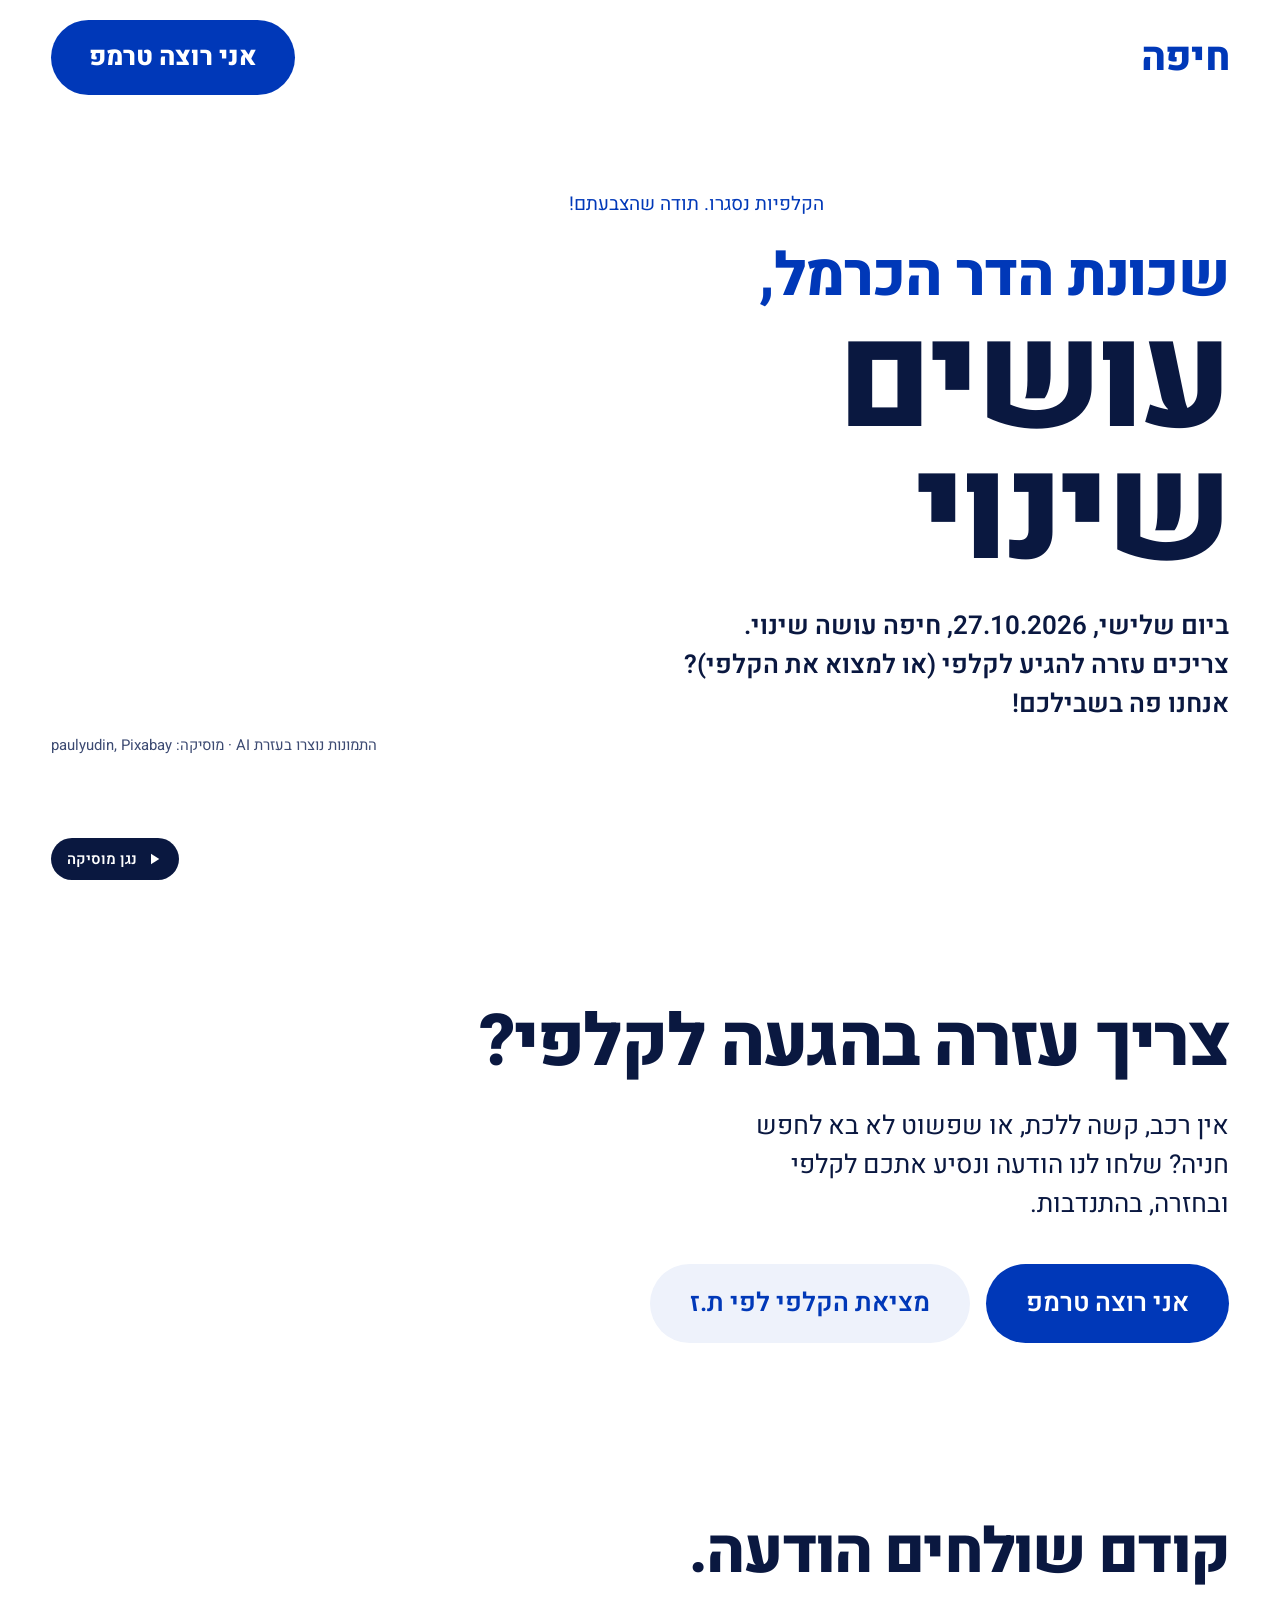
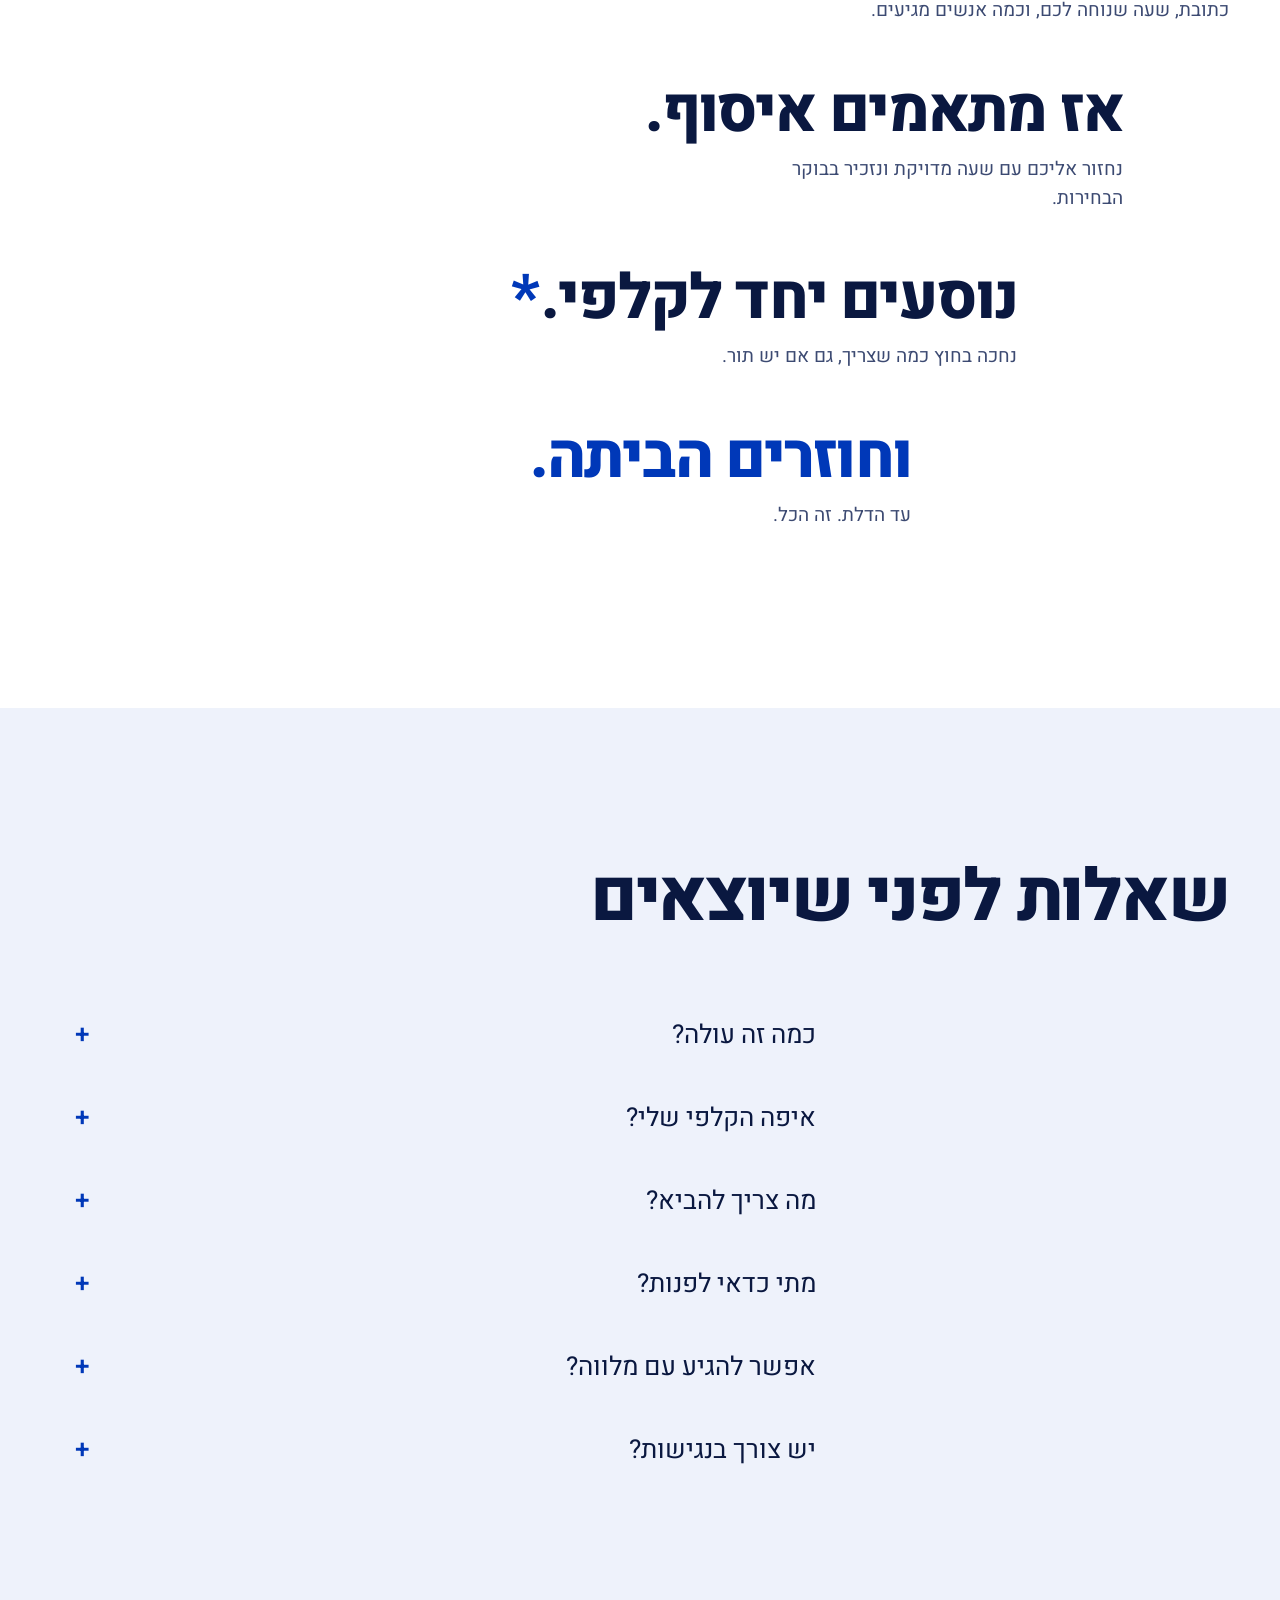
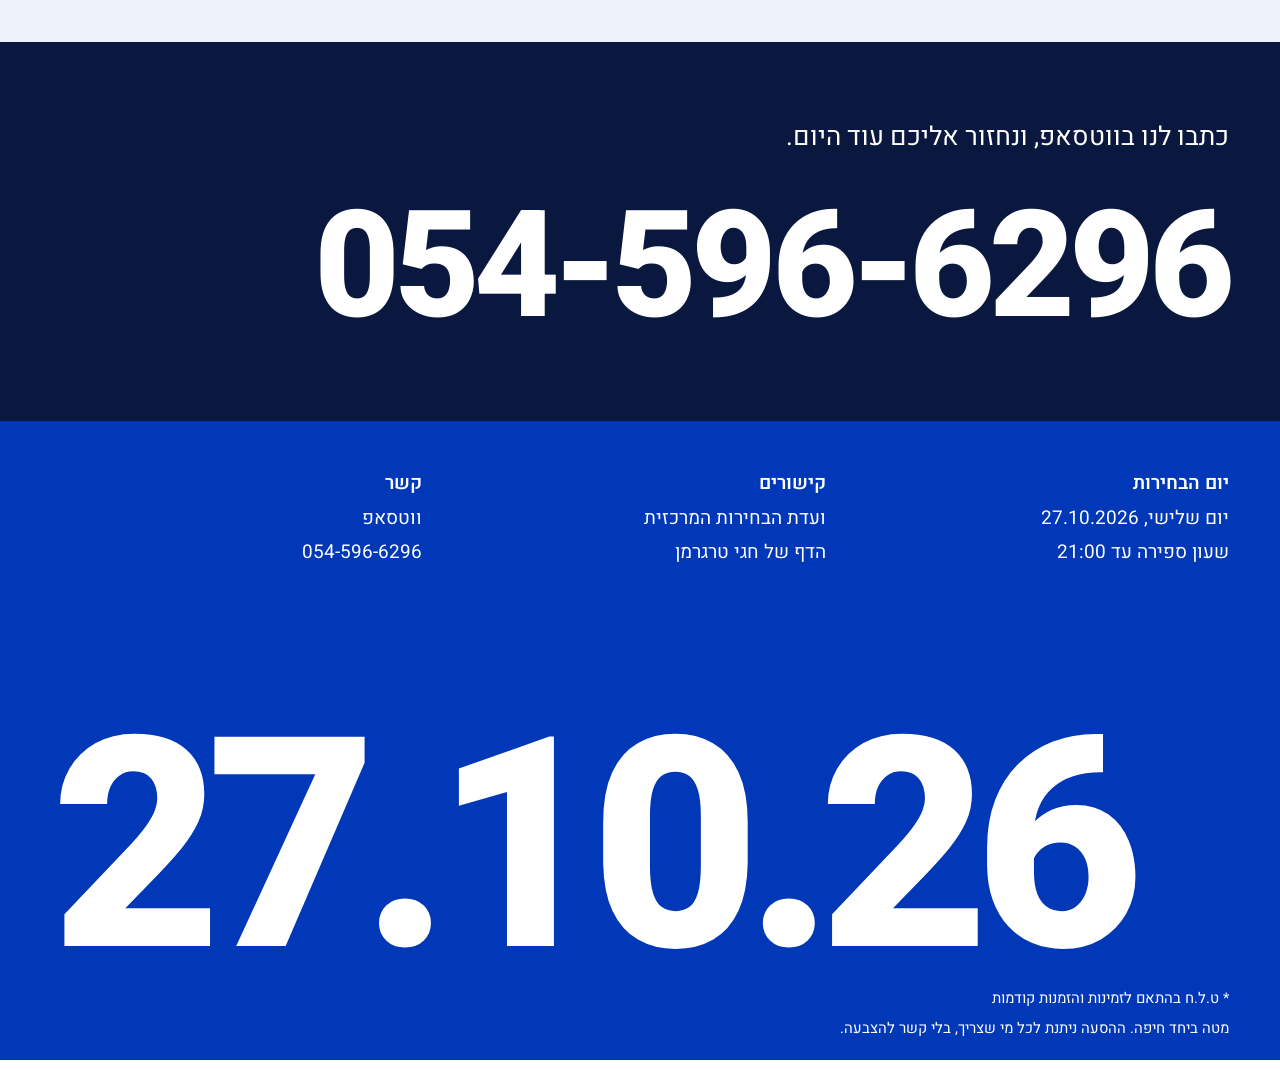
<file: haifa/index.html>
<!doctype html>
<html lang="he" dir="rtl">
<head>
<meta charset="utf-8">
<meta name="viewport" content="width=device-width, initial-scale=1">
<title>הסעה לקלפי · חיפה · 27.10.2026</title>
<meta name="description" content="חיפה: צריכים עזרה להגיע לקלפי ביום הבחירות, 27.10.2026? שלחו הודעה בווטסאפ ונתאם הסעה בהתנדבות.">
<meta name="theme-color" content="#0038b8">
<meta property="og:type" content="website">
<meta property="og:locale" content="he_IL">
<meta property="og:title" content="חיפה: צריכים עזרה להגיע לקלפי ב־27.10?">
<meta property="og:description" content="הסעה לקלפי ביום הבחירות, בהתנדבות. שלחו הודעה בווטסאפ.">
<meta property="og:url" content="https://election-ride-2026.onrender.com/haifa/">
<meta property="og:image" content="https://election-ride-2026.onrender.com/assets/og.jpg">
<meta property="og:image:width" content="1200">
<meta property="og:image:height" content="630">
<meta name="twitter:card" content="summary_large_image">
<link rel="canonical" href="https://election-ride-2026.onrender.com/haifa/">
<link rel="icon" href="../assets/icon.png">
<link rel="apple-touch-icon" href="../assets/icon.png">
<link rel="preconnect" href="https://fonts.googleapis.com">
<link rel="preconnect" href="https://fonts.gstatic.com" crossorigin>
<link href="https://fonts.googleapis.com/css2?family=Heebo:wght@400;600;800&display=swap" rel="stylesheet">
<link rel="stylesheet" href="../styles.css">
</head>
<body data-wa-phone="972545966296" data-wa-message="היי מטה ביחד חיפה, אשמח לעזרה בהגעה לקלפי ביום הבחירות (27.10).&#10;כתובת איסוף: &#10;שעה מועדפת: &#10;מספר נוסעים: " data-places="שכונת הדר הכרמל|שכונת נווה שאנן|שכונת הכרמל הצרפתי|שכונת אחוזה|שכונת רמת אלמוגי|שכונת קריית חיים|שכונת קריית שמואל|שכונת רמות רמז|שכונת רוממה|שכונת ורדיה|שכונת בת גלים|שכונת נווה דוד|שכונת ואדי ניסנאס|שכונת כבאביר|שכונת דניה">

<header class="bar">
  <a class="wordmark" href="https://chat.whatsapp.com/HDKU5xTQkRP30TBB1ufamY" target="_blank" rel="noopener" aria-label="קבוצת הווטסאפ של חיפה (נפתח בלשונית חדשה)">חיפה</a>
  <a class="btn btn--blue btn--top js-wa" href="https://wa.me/972545966296" target="_blank" rel="noopener">אני רוצה טרמפ</a>
</header>

<main>
  <section class="hero" aria-labelledby="q1">
    <div class="hero__text">
      <div class="mini reveal" id="countdown" dir="ltr" role="timer" aria-label="הזמן שנותר עד 21:00 ביום הבחירות">
        <div><span data-u="d">--</span><small>ימים</small></div>
        <div><span data-u="h">--</span><small>שעות</small></div>
        <div><span data-u="m">--</span><small>דקות</small></div>
        <div><span data-u="s">--</span><small>שניות</small></div>
      </div>
      <p class="city reveal" id="city" aria-hidden="true">שכונת הדר הכרמל,</p>
      <h1 id="q1" class="display reveal">עושים שינוי</h1>
      <p class="lead reveal">ביום שלישי, 27.10.2026, חיפה עושה שינוי.<br>צריכים עזרה להגיע לקלפי (או למצוא את הקלפי)?<br>אנחנו פה בשבילכם!</p>
    </div>
    <p class="hero__credit">התמונות נוצרו בעזרת AI · מוסיקה: paulyudin, Pixabay</p>
    <div class="hero__bg" aria-hidden="true">
      <picture class="slide is-on">
        <source media="(max-width: 1100px)" srcset="../assets/slide-1-m.webp">
        <img src="../assets/slide-1.webp" width="1600" height="686" alt="" decoding="async" fetchpriority="high">
      </picture>
      <picture class="slide">
        <source media="(max-width: 1100px)" srcset="../assets/slide-2-m.webp">
        <img src="../assets/slide-2.webp" width="1600" height="686" alt="" decoding="async" loading="lazy">
      </picture>
      <picture class="slide">
        <source media="(max-width: 1100px)" srcset="../assets/slide-3-m.webp">
        <img src="../assets/slide-3.webp" width="1600" height="686" alt="" decoding="async" loading="lazy">
      </picture>
      <picture class="slide">
        <source media="(max-width: 1100px)" srcset="../assets/slide-4-m.webp">
        <img src="../assets/slide-4.webp" width="1600" height="686" alt="" decoding="async" loading="lazy">
      </picture>
      <picture class="slide">
        <source media="(max-width: 1100px)" srcset="../assets/slide-5-m.webp">
        <img src="../assets/slide-5.webp" width="1600" height="686" alt="" decoding="async" loading="lazy">
      </picture>
      <picture class="slide">
        <source media="(max-width: 1100px)" srcset="../assets/slide-6-m.webp">
        <img src="../assets/slide-6.webp" width="1600" height="686" alt="" decoding="async" loading="lazy">
      </picture>
      <picture class="slide">
        <source media="(max-width: 1100px)" srcset="../assets/slide-7-m.webp">
        <img src="../assets/slide-7.webp" width="1600" height="686" alt="" decoding="async" loading="lazy">
      </picture>
    </div>
  </section>


  <section class="ask" aria-labelledby="q2">
    <h2 id="q2" class="head reveal">צריך עזרה בהגעה לקלפי?</h2>
    <p class="ask__text reveal">אין רכב, קשה ללכת, או שפשוט לא בא לחפש חניה? שלחו לנו הודעה ונסיע אתכם לקלפי ובחזרה, בהתנדבות.</p>
    <div class="ask__actions reveal">
      <a class="btn btn--blue btn--big js-wa" href="https://wa.me/972545966296" target="_blank" rel="noopener">אני רוצה טרמפ</a>
      <a class="btn btn--soft btn--big" href="https://www.gov.il/apps/moin/bocharim/" target="_blank" rel="noopener">מציאת הקלפי לפי ת.ז</a>
    </div>
  </section>

  <section class="steps" aria-label="איך זה עובד">
    <div class="step reveal"><p class="step__line">קודם שולחים הודעה.</p><p class="step__note">כתובת, שעה שנוחה לכם, וכמה אנשים מגיעים.</p></div>
    <div class="step reveal"><p class="step__line">אז מתאמים איסוף.</p><p class="step__note">נחזור אליכם עם שעה מדויקת ונזכיר בבוקר הבחירות.</p></div>
    <div class="step reveal"><p class="step__line">נוסעים יחד לקלפי.<a class="star" href="#terms" aria-label="ראו הערה בתחתית העמוד">*</a></p><p class="step__note">נחכה בחוץ כמה שצריך, גם אם יש תור.</p></div>
    <div class="step reveal"><p class="step__line step__line--last">וחוזרים הביתה.</p><p class="step__note">עד הדלת. זה הכל.</p></div>
  </section>

  <section class="faq" aria-labelledby="faq-title">
    <h2 id="faq-title" class="head reveal">שאלות לפני שיוצאים</h2>
    <div class="faq__list">
      <details class="reveal"><summary>כמה זה עולה?</summary><p>כלום. ההסעה בהתנדבות מלאה, בלי תשלום ובלי התחייבות.</p></details>
      <details class="reveal"><summary>איפה הקלפי שלי?</summary><p>אפשר לבדוק לפי מספר תעודת זהות <a href="https://www.gov.il/apps/moin/bocharim/" target="_blank" rel="noopener">באתר הממשלתי לאיתור קלפי</a>. אם קשה לכם, שלחו לנו הודעה ונבדוק יחד.<br>מידע נוסף ניתן לקבל במוקד הטלפוני שמספרו <a href="tel:1800101975" dir="ltr">1-800-101975</a> | <a href="tel:0732458358" dir="ltr">073-2458358</a></p></details>
      <details class="reveal"><summary>מה צריך להביא?</summary><p>תעודה מזהה עם תמונה: תעודת זהות, דרכון או רישיון נהיגה. בלי תעודה אי אפשר להצביע.</p></details>
      <details class="reveal"><summary>מתי כדאי לפנות?</summary><p>כמה שיותר מוקדם, רצוי עד ערב יום שני, 26.10. ביום עצמו אנסה לעזור לכל מי שפונה, כל עוד יש זמן.</p></details>
      <details class="reveal"><summary>אפשר להגיע עם מלווה?</summary><p>כן. כתבו בהודעה כמה אתם, ונתאם מקום ברכב לכולם.</p></details>
      <details class="reveal"><summary>יש צורך בנגישות?</summary><p>כתבו לנו מראש מה אתם צריכים, למשל כיסא גלגלים או הליכון, ונבדוק יחד איך עושים את זה נכון.</p></details>
    </div>
  </section>

  <section class="contact" aria-label="יצירת קשר">
    <p class="contact__line reveal">כתבו לנו בווטסאפ, ונחזור אליכם עוד היום.</p>
    <a class="contact__number js-wa reveal" href="https://wa.me/972545966296" target="_blank" rel="noopener" dir="ltr">054-596-6296</a>
  </section>
</main>

<footer class="foot">
  <div class="foot__cols">
    <ul><li>יום הבחירות</li><li>יום שלישי, 27.10.2026</li><li>שעון ספירה עד 21:00</li></ul>
    <ul><li>קישורים</li><li><a href="https://www.bechirot.gov.il/" target="_blank" rel="noopener">ועדת הבחירות המרכזית</a></li><li><a href="https://hagaitregerman.onrender.com/" target="_blank" rel="noopener">הדף של חגי טרגרמן</a></li></ul>
    <ul><li>קשר</li><li><a class="js-wa" href="https://wa.me/972545966296" target="_blank" rel="noopener">ווטסאפ</a></li><li dir="ltr">054-596-6296</li></ul>
  </div>
  <p class="foot__mark" dir="ltr" aria-hidden="true">27.10.26</p>
  <p class="foot__legal" id="terms">* ט.ל.ח בהתאם לזמינות והזמנות קודמות</p>
  <p class="foot__legal">מטה ביחד חיפה. ההסעה ניתנת לכל מי שצריך, בלי קשר להצבעה.</p>
</footer>

<button class="music" id="music" type="button" data-src="../assets/hope.mp3" aria-pressed="false">
  <svg class="music__icon" viewBox="0 0 24 24" aria-hidden="true"><path class="music__play" d="M8 5v14l11-7z"/><path class="music__pause" d="M7 5h4v14H7zM13 5h4v14h-4z"/></svg>
  <span class="music__label">נגן מוסיקה</span>
</button>

<script src="../main.js" defer></script>
</body>
</html>
</file>
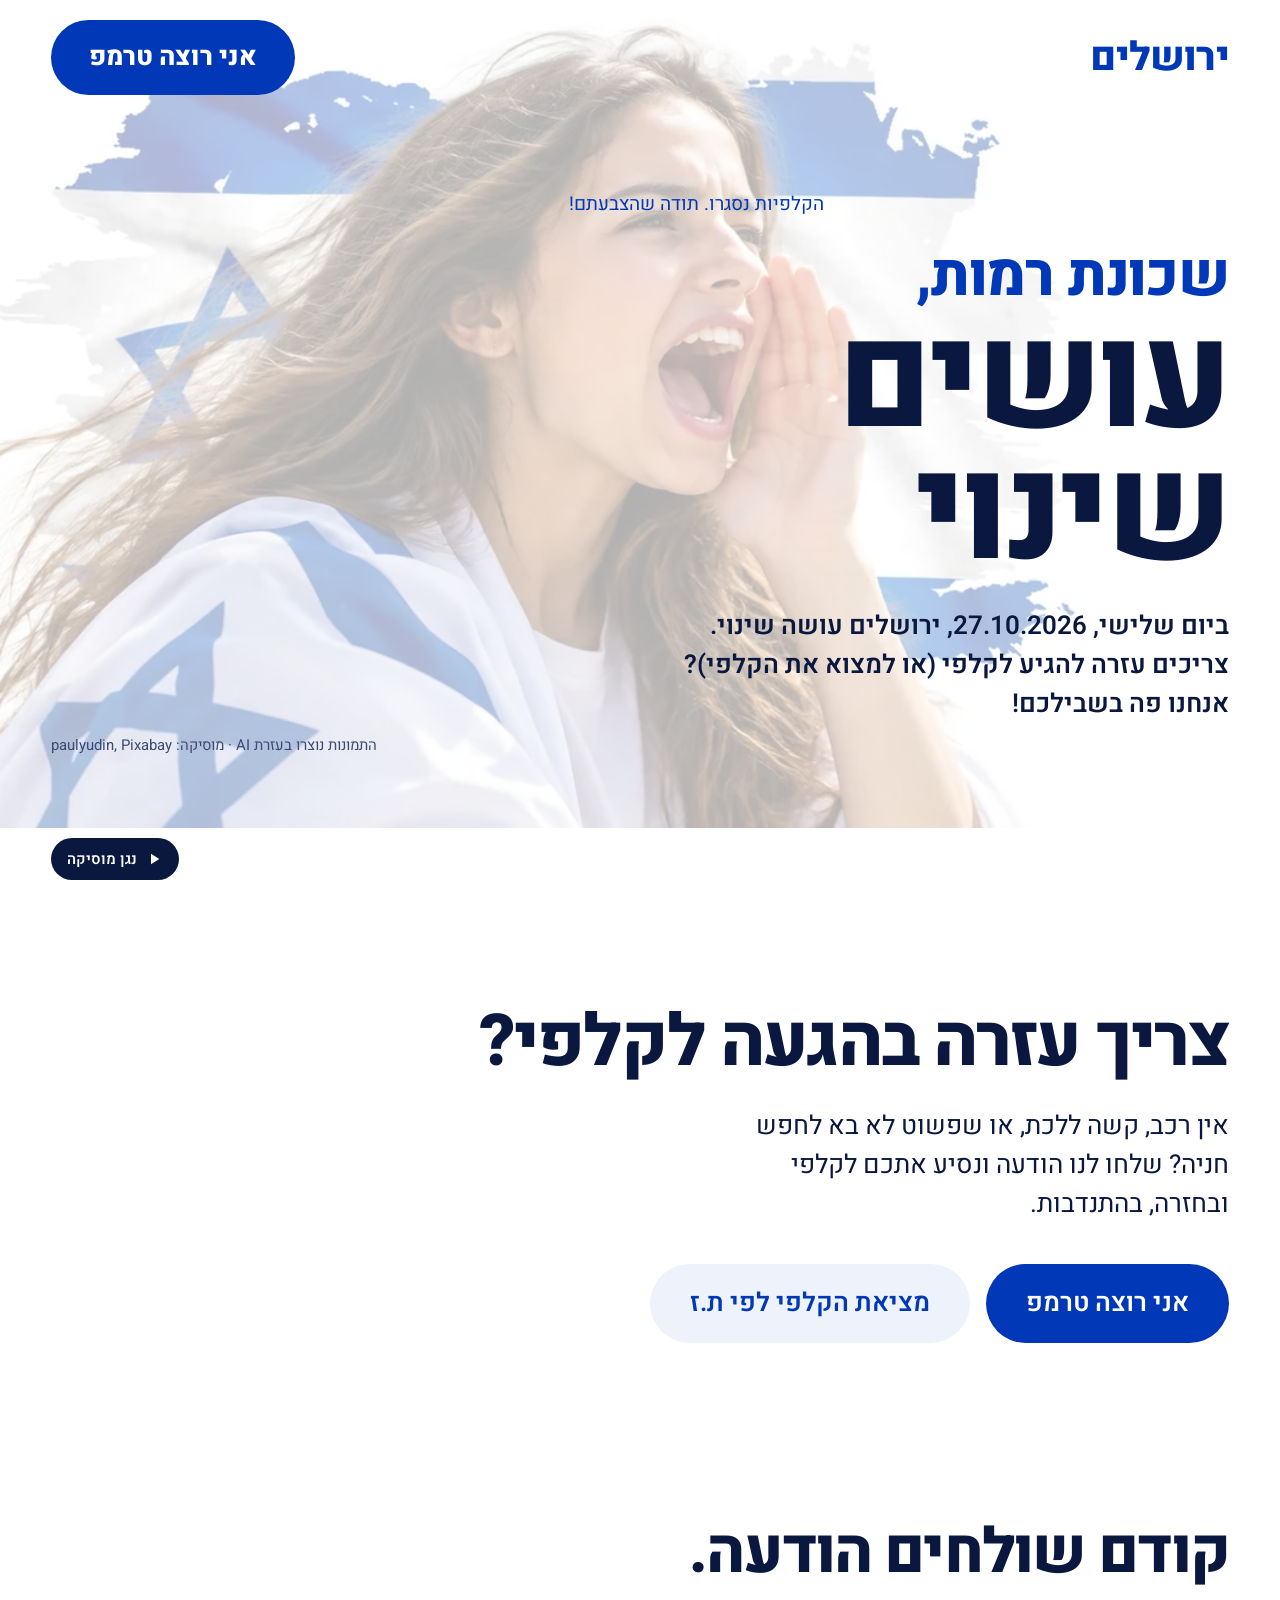
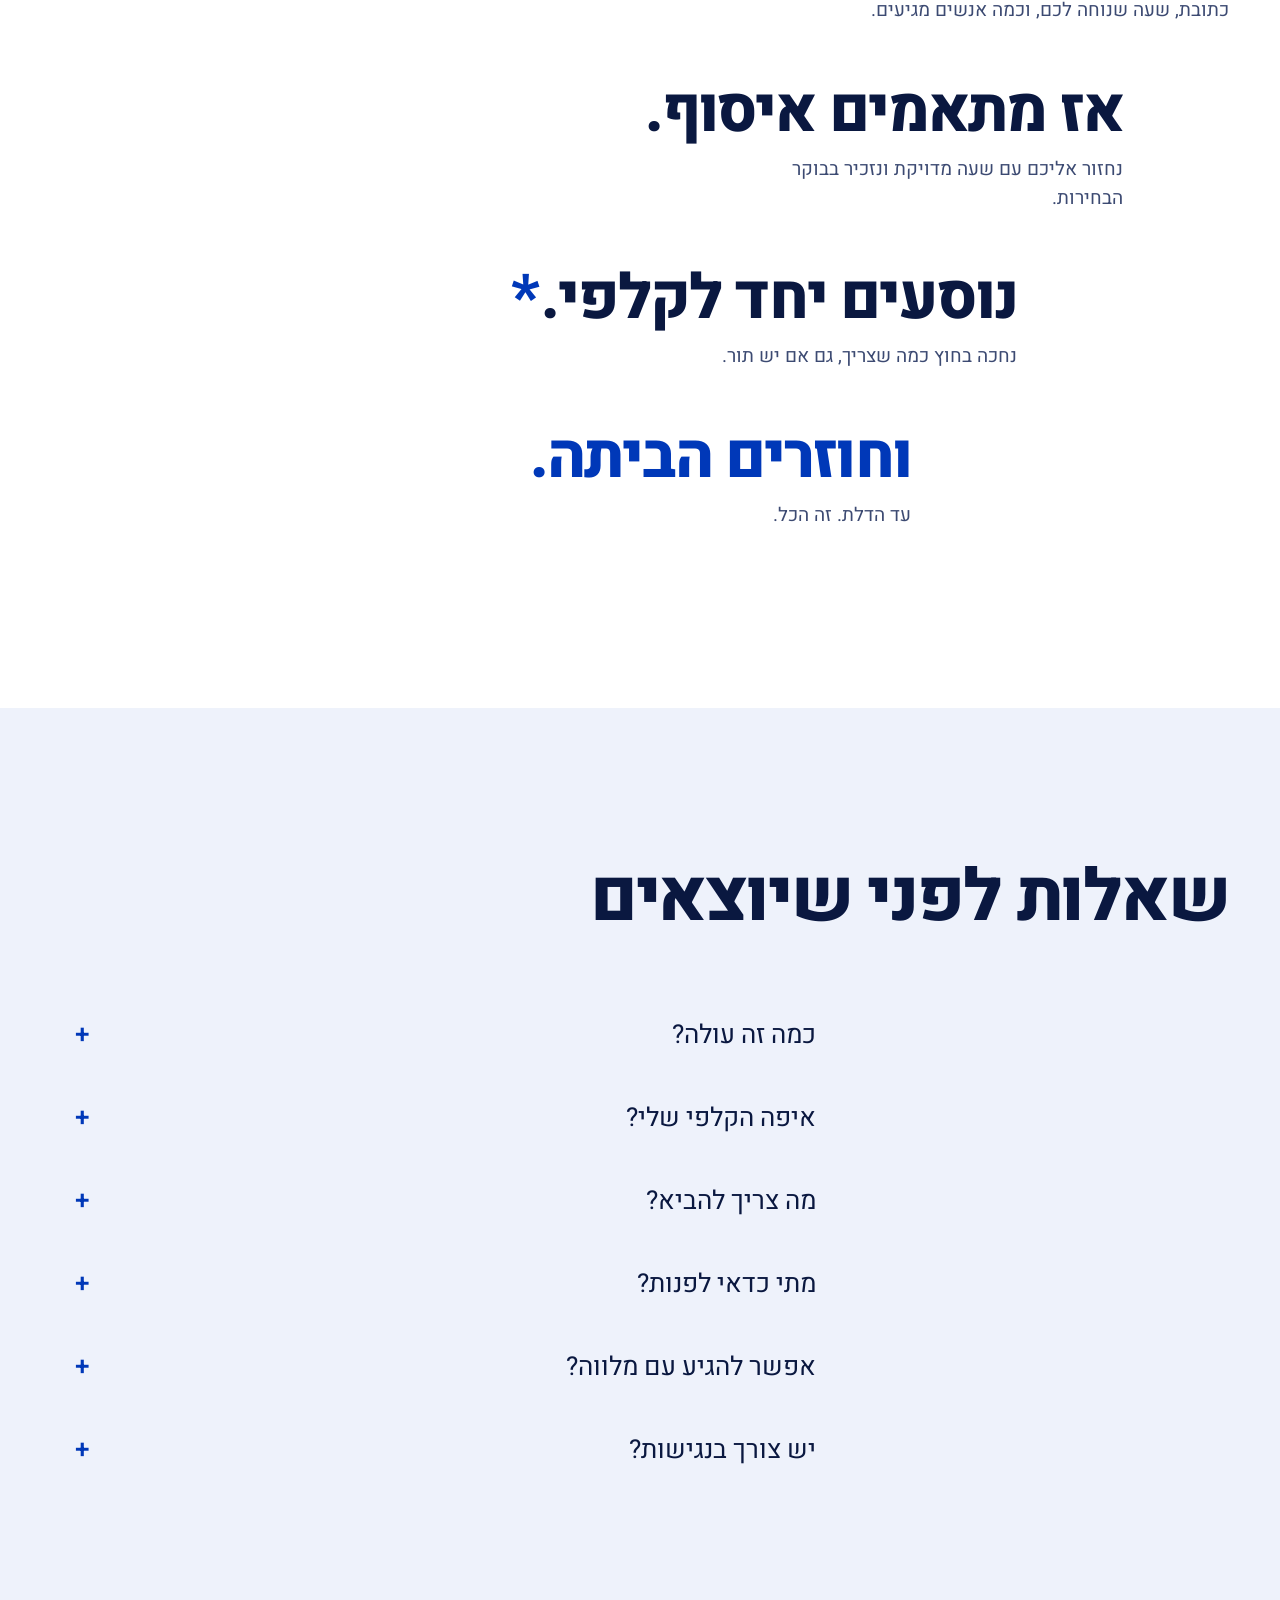
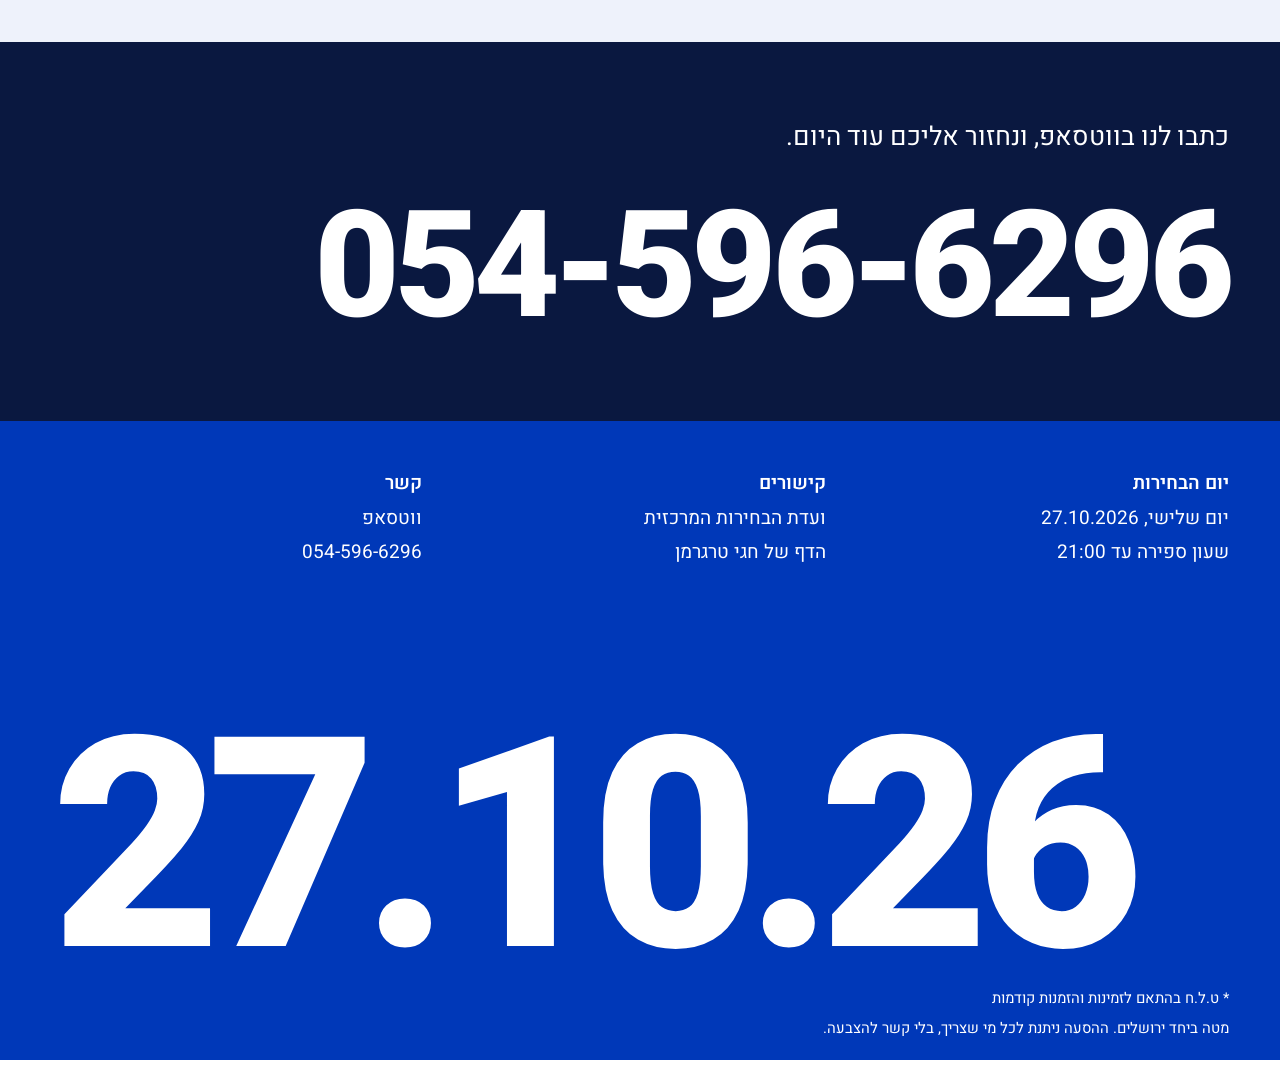
<file: jerusalem/index.html>
<!doctype html>
<html lang="he" dir="rtl">
<head>
<meta charset="utf-8">
<meta name="viewport" content="width=device-width, initial-scale=1">
<title>הסעה לקלפי · ירושלים · 27.10.2026</title>
<meta name="description" content="ירושלים: צריכים עזרה להגיע לקלפי ביום הבחירות, 27.10.2026? שלחו הודעה בווטסאפ ונתאם הסעה בהתנדבות.">
<meta name="theme-color" content="#0038b8">
<meta property="og:type" content="website">
<meta property="og:locale" content="he_IL">
<meta property="og:title" content="ירושלים: צריכים עזרה להגיע לקלפי ב־27.10?">
<meta property="og:description" content="הסעה לקלפי ביום הבחירות, בהתנדבות. שלחו הודעה בווטסאפ.">
<meta property="og:url" content="https://election-ride-2026.onrender.com/jerusalem/">
<meta property="og:image" content="https://election-ride-2026.onrender.com/assets/og.jpg">
<meta property="og:image:width" content="1200">
<meta property="og:image:height" content="630">
<meta name="twitter:card" content="summary_large_image">
<link rel="canonical" href="https://election-ride-2026.onrender.com/jerusalem/">
<link rel="icon" href="../assets/icon.png">
<link rel="apple-touch-icon" href="../assets/icon.png">
<link rel="preconnect" href="https://fonts.googleapis.com">
<link rel="preconnect" href="https://fonts.gstatic.com" crossorigin>
<link href="https://fonts.googleapis.com/css2?family=Heebo:wght@400;600;800&display=swap" rel="stylesheet">
<link rel="stylesheet" href="../styles.css">
</head>
<body data-wa-phone="972545966296" data-wa-message="היי מטה ביחד ירושלים, אשמח לעזרה בהגעה לקלפי ביום הבחירות (27.10).&#10;כתובת איסוף: &#10;שעה מועדפת: &#10;מספר נוסעים: " data-places="שכונת רמות|שכונת פסגת זאב|שכונת גילה|שכונת נווה יעקב|שכונת הר חומה|שכונת קריית יובל|שכונת רמת שלמה|שכונת בית וגן|שכונת תלפיות|שכונת קטמון|שכונת בקעה|שכונת רחביה|הגבעה הצרפתית|שכונת קריית מנחם|שכונת ארנונה">

<header class="bar">
  <a class="wordmark" href="https://chat.whatsapp.com/C40TlKLkJaL1EZQdFKyYW1" target="_blank" rel="noopener" aria-label="קבוצת הווטסאפ של ירושלים (נפתח בלשונית חדשה)">ירושלים</a>
  <a class="btn btn--blue btn--top js-wa" href="https://wa.me/972545966296" target="_blank" rel="noopener">אני רוצה טרמפ</a>
</header>

<main>
  <section class="hero" aria-labelledby="q1">
    <div class="hero__text">
      <div class="mini reveal" id="countdown" dir="ltr" role="timer" aria-label="הזמן שנותר עד 21:00 ביום הבחירות">
        <div><span data-u="d">--</span><small>ימים</small></div>
        <div><span data-u="h">--</span><small>שעות</small></div>
        <div><span data-u="m">--</span><small>דקות</small></div>
        <div><span data-u="s">--</span><small>שניות</small></div>
      </div>
      <p class="city reveal" id="city" aria-hidden="true">שכונת רמות,</p>
      <h1 id="q1" class="display reveal">עושים שינוי</h1>
      <p class="lead reveal">ביום שלישי, 27.10.2026, ירושלים עושה שינוי.<br>צריכים עזרה להגיע לקלפי (או למצוא את הקלפי)?<br>אנחנו פה בשבילכם!</p>
    </div>
    <p class="hero__credit">התמונות נוצרו בעזרת AI · מוסיקה: paulyudin, Pixabay</p>
    <div class="hero__bg" aria-hidden="true">
      <picture class="slide is-on">
        <source media="(max-width: 1100px)" srcset="../assets/slide-1-m.webp">
        <img src="../assets/slide-1.webp" width="1600" height="686" alt="" decoding="async" fetchpriority="high">
      </picture>
      <picture class="slide">
        <source media="(max-width: 1100px)" srcset="../assets/slide-2-m.webp">
        <img src="../assets/slide-2.webp" width="1600" height="686" alt="" decoding="async" loading="lazy">
      </picture>
      <picture class="slide">
        <source media="(max-width: 1100px)" srcset="../assets/slide-3-m.webp">
        <img src="../assets/slide-3.webp" width="1600" height="686" alt="" decoding="async" loading="lazy">
      </picture>
      <picture class="slide">
        <source media="(max-width: 1100px)" srcset="../assets/slide-4-m.webp">
        <img src="../assets/slide-4.webp" width="1600" height="686" alt="" decoding="async" loading="lazy">
      </picture>
      <picture class="slide">
        <source media="(max-width: 1100px)" srcset="../assets/slide-5-m.webp">
        <img src="../assets/slide-5.webp" width="1600" height="686" alt="" decoding="async" loading="lazy">
      </picture>
      <picture class="slide">
        <source media="(max-width: 1100px)" srcset="../assets/slide-6-m.webp">
        <img src="../assets/slide-6.webp" width="1600" height="686" alt="" decoding="async" loading="lazy">
      </picture>
      <picture class="slide">
        <source media="(max-width: 1100px)" srcset="../assets/slide-7-m.webp">
        <img src="../assets/slide-7.webp" width="1600" height="686" alt="" decoding="async" loading="lazy">
      </picture>
    </div>
  </section>


  <section class="ask" aria-labelledby="q2">
    <h2 id="q2" class="head reveal">צריך עזרה בהגעה לקלפי?</h2>
    <p class="ask__text reveal">אין רכב, קשה ללכת, או שפשוט לא בא לחפש חניה? שלחו לנו הודעה ונסיע אתכם לקלפי ובחזרה, בהתנדבות.</p>
    <div class="ask__actions reveal">
      <a class="btn btn--blue btn--big js-wa" href="https://wa.me/972545966296" target="_blank" rel="noopener">אני רוצה טרמפ</a>
      <a class="btn btn--soft btn--big" href="https://www.gov.il/apps/moin/bocharim/" target="_blank" rel="noopener">מציאת הקלפי לפי ת.ז</a>
    </div>
  </section>

  <section class="steps" aria-label="איך זה עובד">
    <div class="step reveal"><p class="step__line">קודם שולחים הודעה.</p><p class="step__note">כתובת, שעה שנוחה לכם, וכמה אנשים מגיעים.</p></div>
    <div class="step reveal"><p class="step__line">אז מתאמים איסוף.</p><p class="step__note">נחזור אליכם עם שעה מדויקת ונזכיר בבוקר הבחירות.</p></div>
    <div class="step reveal"><p class="step__line">נוסעים יחד לקלפי.<a class="star" href="#terms" aria-label="ראו הערה בתחתית העמוד">*</a></p><p class="step__note">נחכה בחוץ כמה שצריך, גם אם יש תור.</p></div>
    <div class="step reveal"><p class="step__line step__line--last">וחוזרים הביתה.</p><p class="step__note">עד הדלת. זה הכל.</p></div>
  </section>

  <section class="faq" aria-labelledby="faq-title">
    <h2 id="faq-title" class="head reveal">שאלות לפני שיוצאים</h2>
    <div class="faq__list">
      <details class="reveal"><summary>כמה זה עולה?</summary><p>כלום. ההסעה בהתנדבות מלאה, בלי תשלום ובלי התחייבות.</p></details>
      <details class="reveal"><summary>איפה הקלפי שלי?</summary><p>אפשר לבדוק לפי מספר תעודת זהות <a href="https://www.gov.il/apps/moin/bocharim/" target="_blank" rel="noopener">באתר הממשלתי לאיתור קלפי</a>. אם קשה לכם, שלחו לנו הודעה ונבדוק יחד.<br>מידע נוסף ניתן לקבל במוקד הטלפוני שמספרו <a href="tel:1800101975" dir="ltr">1-800-101975</a> | <a href="tel:0732458358" dir="ltr">073-2458358</a></p></details>
      <details class="reveal"><summary>מה צריך להביא?</summary><p>תעודה מזהה עם תמונה: תעודת זהות, דרכון או רישיון נהיגה. בלי תעודה אי אפשר להצביע.</p></details>
      <details class="reveal"><summary>מתי כדאי לפנות?</summary><p>כמה שיותר מוקדם, רצוי עד ערב יום שני, 26.10. ביום עצמו אנסה לעזור לכל מי שפונה, כל עוד יש זמן.</p></details>
      <details class="reveal"><summary>אפשר להגיע עם מלווה?</summary><p>כן. כתבו בהודעה כמה אתם, ונתאם מקום ברכב לכולם.</p></details>
      <details class="reveal"><summary>יש צורך בנגישות?</summary><p>כתבו לנו מראש מה אתם צריכים, למשל כיסא גלגלים או הליכון, ונבדוק יחד איך עושים את זה נכון.</p></details>
    </div>
  </section>

  <section class="contact" aria-label="יצירת קשר">
    <p class="contact__line reveal">כתבו לנו בווטסאפ, ונחזור אליכם עוד היום.</p>
    <a class="contact__number js-wa reveal" href="https://wa.me/972545966296" target="_blank" rel="noopener" dir="ltr">054-596-6296</a>
  </section>
</main>

<footer class="foot">
  <div class="foot__cols">
    <ul><li>יום הבחירות</li><li>יום שלישי, 27.10.2026</li><li>שעון ספירה עד 21:00</li></ul>
    <ul><li>קישורים</li><li><a href="https://www.bechirot.gov.il/" target="_blank" rel="noopener">ועדת הבחירות המרכזית</a></li><li><a href="https://hagaitregerman.onrender.com/" target="_blank" rel="noopener">הדף של חגי טרגרמן</a></li></ul>
    <ul><li>קשר</li><li><a class="js-wa" href="https://wa.me/972545966296" target="_blank" rel="noopener">ווטסאפ</a></li><li dir="ltr">054-596-6296</li></ul>
  </div>
  <p class="foot__mark" dir="ltr" aria-hidden="true">27.10.26</p>
  <p class="foot__legal" id="terms">* ט.ל.ח בהתאם לזמינות והזמנות קודמות</p>
  <p class="foot__legal">מטה ביחד ירושלים. ההסעה ניתנת לכל מי שצריך, בלי קשר להצבעה.</p>
</footer>

<button class="music" id="music" type="button" data-src="../assets/hope.mp3" aria-pressed="false">
  <svg class="music__icon" viewBox="0 0 24 24" aria-hidden="true"><path class="music__play" d="M8 5v14l11-7z"/><path class="music__pause" d="M7 5h4v14H7zM13 5h4v14h-4z"/></svg>
  <span class="music__label">נגן מוסיקה</span>
</button>

<script src="../main.js" defer></script>
</body>
</html>
</file>
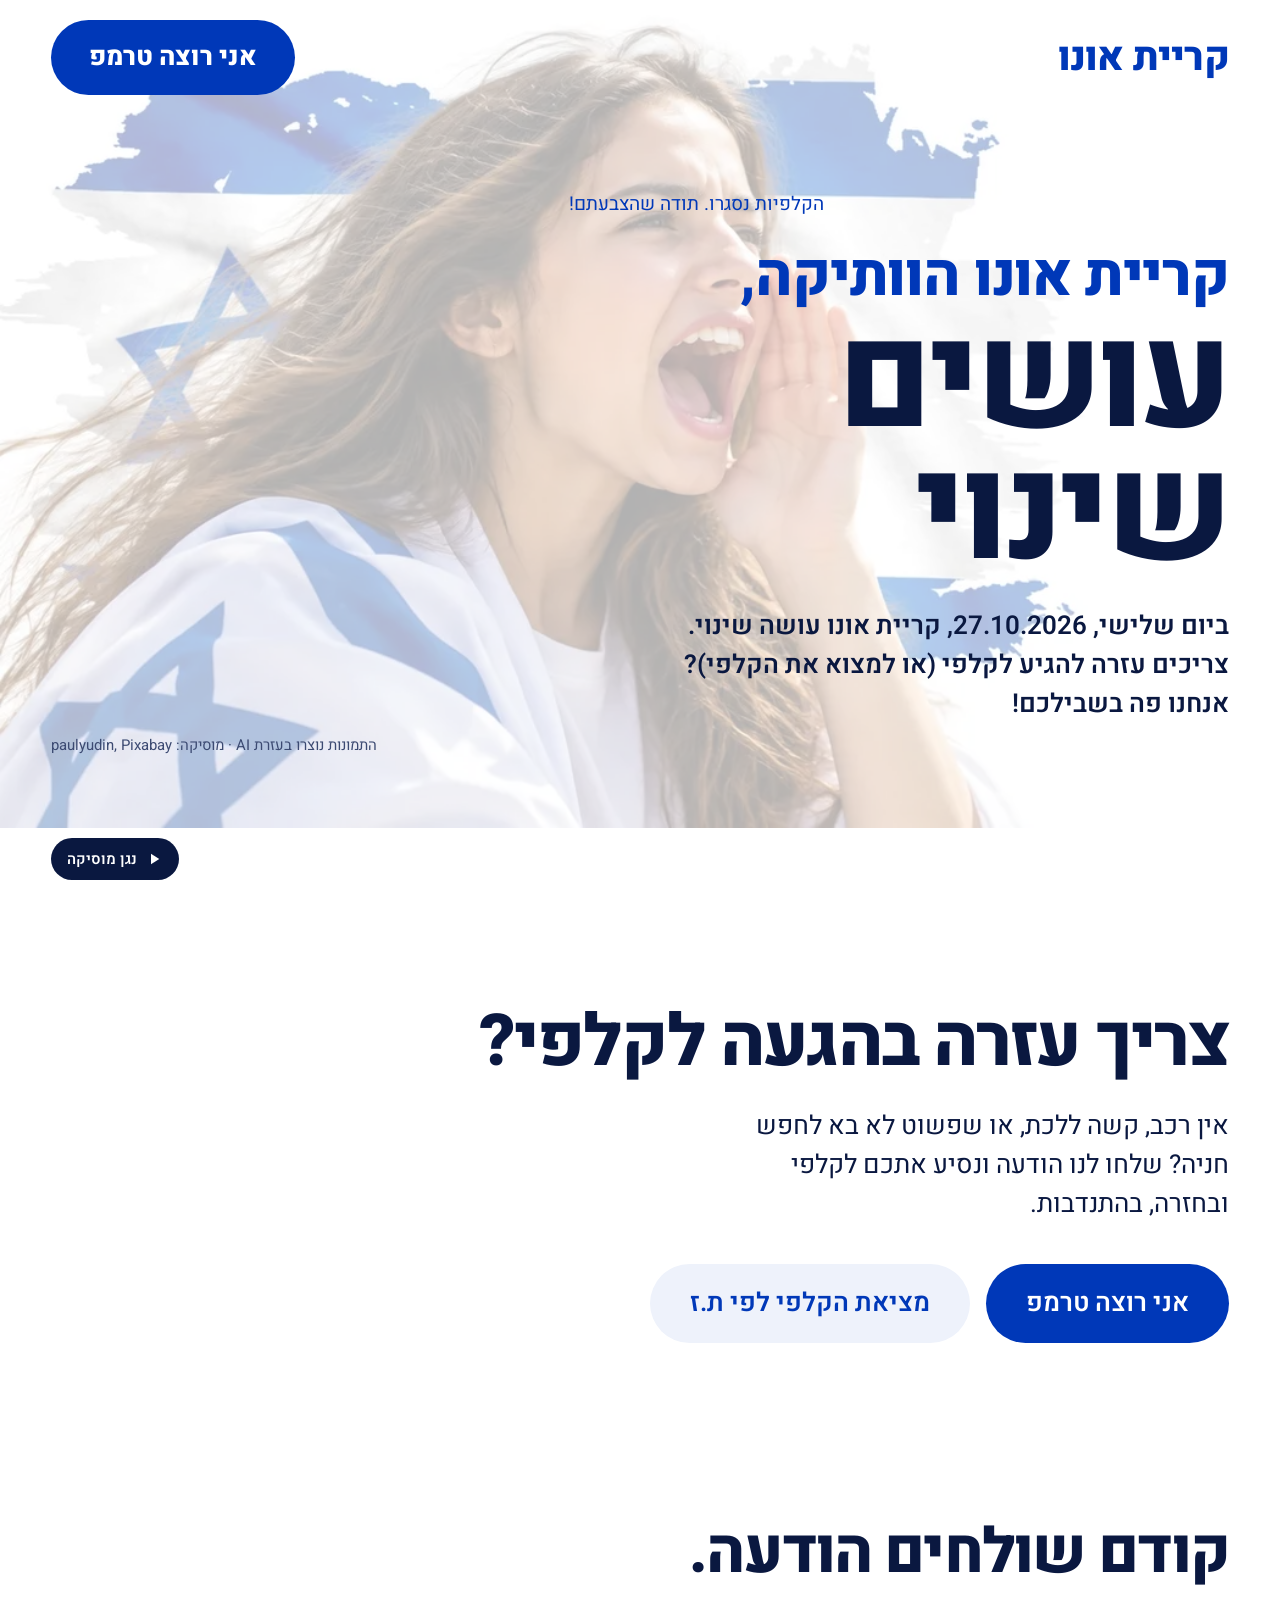
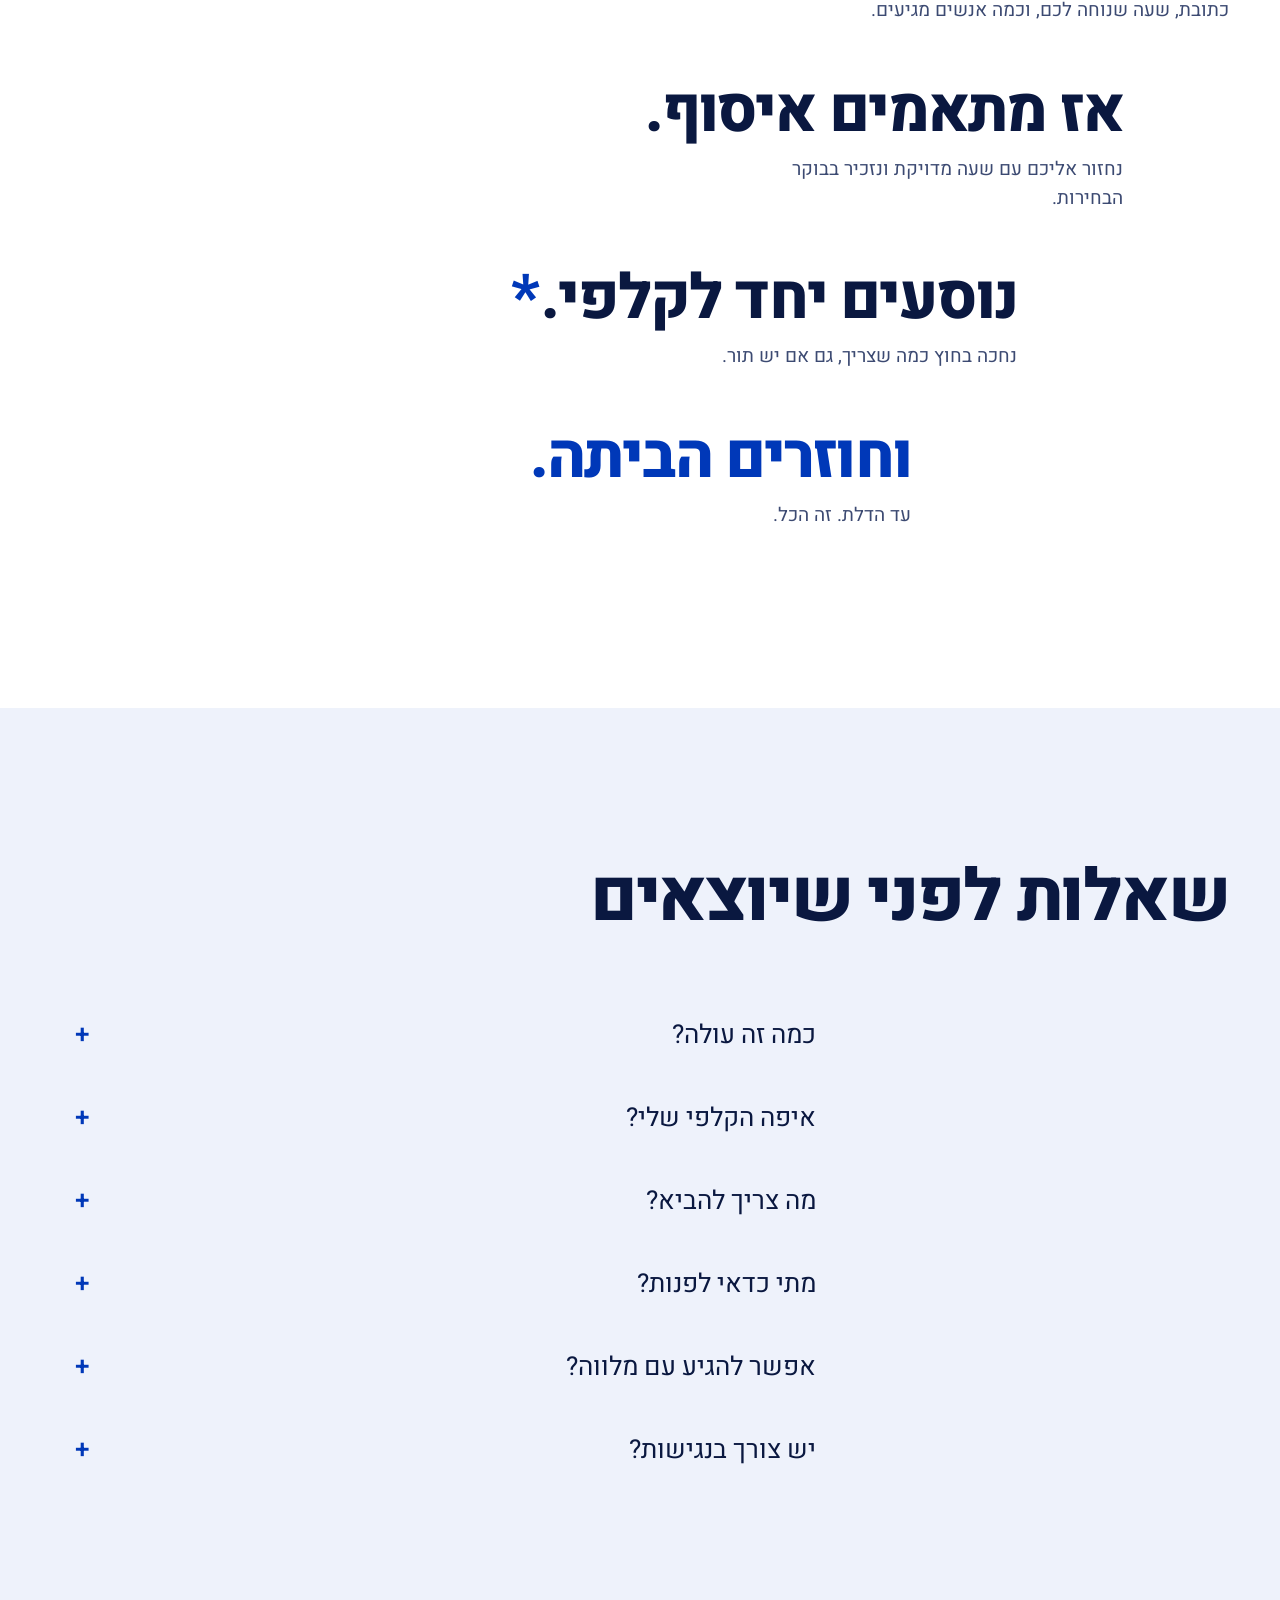
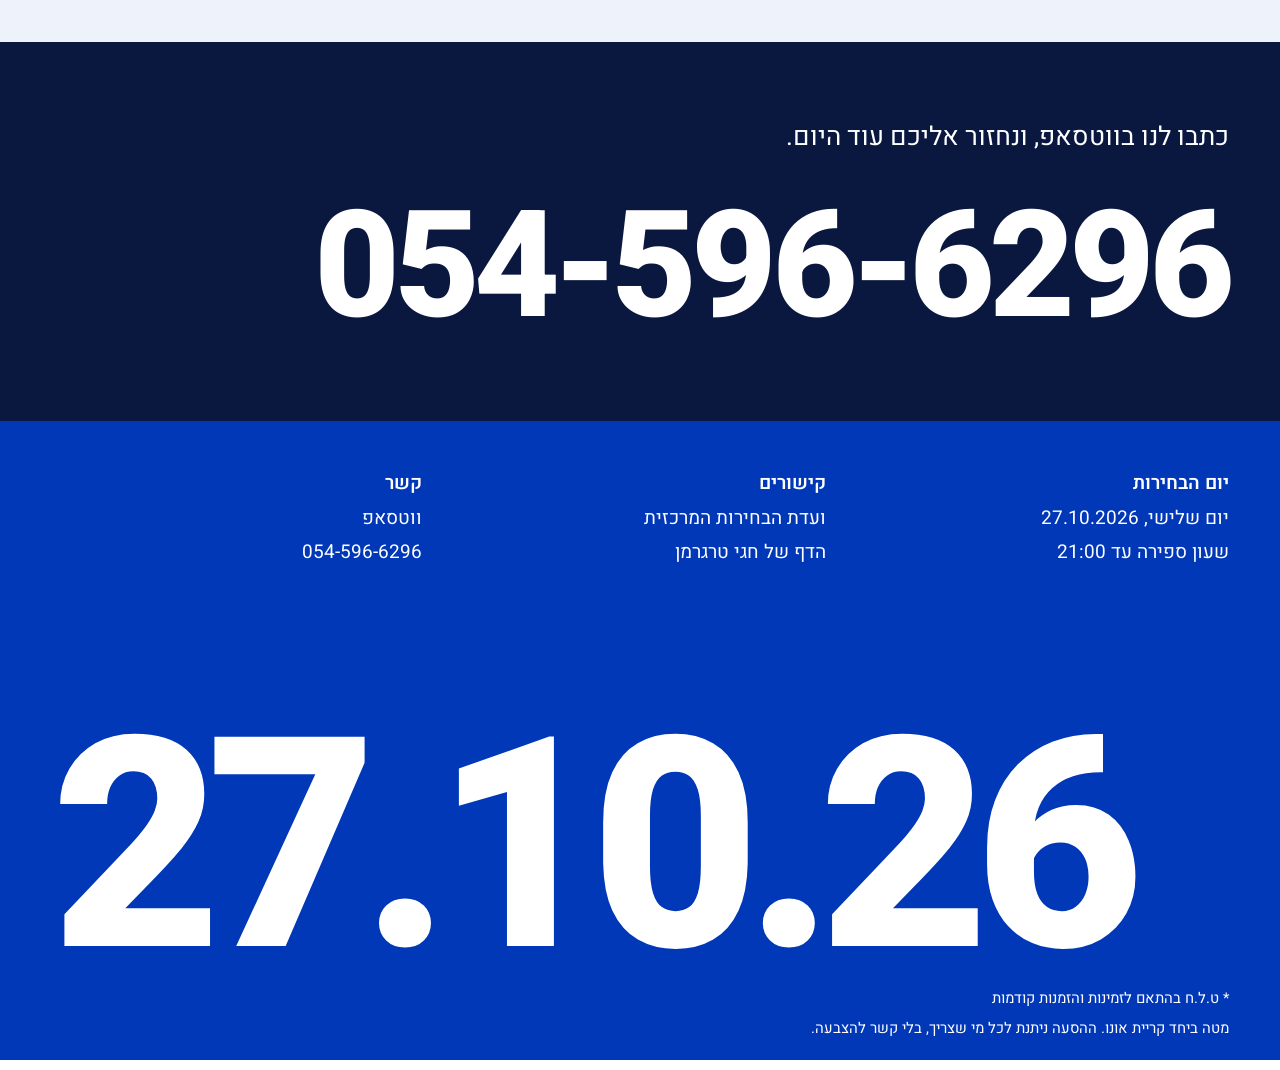
<file: kiryat-ono/index.html>
<!doctype html>
<html lang="he" dir="rtl">
<head>
<meta charset="utf-8">
<meta name="viewport" content="width=device-width, initial-scale=1">
<title>הסעה לקלפי · קריית אונו · 27.10.2026</title>
<meta name="description" content="קריית אונו: צריכים עזרה להגיע לקלפי ביום הבחירות, 27.10.2026? שלחו הודעה בווטסאפ ונתאם הסעה בהתנדבות.">
<meta name="theme-color" content="#0038b8">
<meta property="og:type" content="website">
<meta property="og:locale" content="he_IL">
<meta property="og:title" content="קריית אונו: צריכים עזרה להגיע לקלפי ב־27.10?">
<meta property="og:description" content="הסעה לקלפי ביום הבחירות, בהתנדבות. שלחו הודעה בווטסאפ.">
<meta property="og:url" content="https://election-ride-2026.onrender.com/kiryat-ono/">
<meta property="og:image" content="https://election-ride-2026.onrender.com/assets/og.jpg">
<meta property="og:image:width" content="1200">
<meta property="og:image:height" content="630">
<meta name="twitter:card" content="summary_large_image">
<link rel="canonical" href="https://election-ride-2026.onrender.com/kiryat-ono/">
<link rel="icon" href="../assets/icon.png">
<link rel="apple-touch-icon" href="../assets/icon.png">
<link rel="preconnect" href="https://fonts.googleapis.com">
<link rel="preconnect" href="https://fonts.gstatic.com" crossorigin>
<link href="https://fonts.googleapis.com/css2?family=Heebo:wght@400;600;800&display=swap" rel="stylesheet">
<link rel="stylesheet" href="../styles.css">
</head>
<body data-wa-phone="972545966296" data-wa-message="היי מטה ביחד קריית אונו, אשמח לעזרה בהגעה לקלפי ביום הבחירות (27.10).&#10;כתובת איסוף: &#10;שעה מועדפת: &#10;מספר נוסעים: " data-places="קריית אונו הוותיקה|שכונת פסגת אונו|שכונת קיראון|שכונת רייספלד|שכונת לוי אשכול|שכונת עבר הירדן|שכונת גני אילן|שכונת נאות אריאל שרון|שכונת אונו פארק|שכונת רימון|שכונת ירון|שכונת ברכה">

<header class="bar">
  <a class="wordmark" href="https://chat.whatsapp.com/LUgQIOYVvJXIobhs7qOHXe" target="_blank" rel="noopener" aria-label="קבוצת הווטסאפ של קריית אונו (נפתח בלשונית חדשה)">קריית אונו</a>
  <a class="btn btn--blue btn--top js-wa" href="https://wa.me/972545966296" target="_blank" rel="noopener">אני רוצה טרמפ</a>
</header>

<main>
  <section class="hero" aria-labelledby="q1">
    <div class="hero__text">
      <div class="mini reveal" id="countdown" dir="ltr" role="timer" aria-label="הזמן שנותר עד 21:00 ביום הבחירות">
        <div><span data-u="d">--</span><small>ימים</small></div>
        <div><span data-u="h">--</span><small>שעות</small></div>
        <div><span data-u="m">--</span><small>דקות</small></div>
        <div><span data-u="s">--</span><small>שניות</small></div>
      </div>
      <p class="city reveal" id="city" aria-hidden="true">קריית אונו הוותיקה,</p>
      <h1 id="q1" class="display reveal">עושים שינוי</h1>
      <p class="lead reveal">ביום שלישי, 27.10.2026, קריית אונו עושה שינוי.<br>צריכים עזרה להגיע לקלפי (או למצוא את הקלפי)?<br>אנחנו פה בשבילכם!</p>
    </div>
    <p class="hero__credit">התמונות נוצרו בעזרת AI · מוסיקה: paulyudin, Pixabay</p>
    <div class="hero__bg" aria-hidden="true">
      <picture class="slide is-on">
        <source media="(max-width: 1100px)" srcset="../assets/slide-1-m.webp">
        <img src="../assets/slide-1.webp" width="1600" height="686" alt="" decoding="async" fetchpriority="high">
      </picture>
      <picture class="slide">
        <source media="(max-width: 1100px)" srcset="../assets/slide-2-m.webp">
        <img src="../assets/slide-2.webp" width="1600" height="686" alt="" decoding="async" loading="lazy">
      </picture>
      <picture class="slide">
        <source media="(max-width: 1100px)" srcset="../assets/slide-3-m.webp">
        <img src="../assets/slide-3.webp" width="1600" height="686" alt="" decoding="async" loading="lazy">
      </picture>
      <picture class="slide">
        <source media="(max-width: 1100px)" srcset="../assets/slide-4-m.webp">
        <img src="../assets/slide-4.webp" width="1600" height="686" alt="" decoding="async" loading="lazy">
      </picture>
      <picture class="slide">
        <source media="(max-width: 1100px)" srcset="../assets/slide-5-m.webp">
        <img src="../assets/slide-5.webp" width="1600" height="686" alt="" decoding="async" loading="lazy">
      </picture>
      <picture class="slide">
        <source media="(max-width: 1100px)" srcset="../assets/slide-6-m.webp">
        <img src="../assets/slide-6.webp" width="1600" height="686" alt="" decoding="async" loading="lazy">
      </picture>
      <picture class="slide">
        <source media="(max-width: 1100px)" srcset="../assets/slide-7-m.webp">
        <img src="../assets/slide-7.webp" width="1600" height="686" alt="" decoding="async" loading="lazy">
      </picture>
    </div>
  </section>


  <section class="ask" aria-labelledby="q2">
    <h2 id="q2" class="head reveal">צריך עזרה בהגעה לקלפי?</h2>
    <p class="ask__text reveal">אין רכב, קשה ללכת, או שפשוט לא בא לחפש חניה? שלחו לנו הודעה ונסיע אתכם לקלפי ובחזרה, בהתנדבות.</p>
    <div class="ask__actions reveal">
      <a class="btn btn--blue btn--big js-wa" href="https://wa.me/972545966296" target="_blank" rel="noopener">אני רוצה טרמפ</a>
      <a class="btn btn--soft btn--big" href="https://www.gov.il/apps/moin/bocharim/" target="_blank" rel="noopener">מציאת הקלפי לפי ת.ז</a>
    </div>
  </section>

  <section class="steps" aria-label="איך זה עובד">
    <div class="step reveal"><p class="step__line">קודם שולחים הודעה.</p><p class="step__note">כתובת, שעה שנוחה לכם, וכמה אנשים מגיעים.</p></div>
    <div class="step reveal"><p class="step__line">אז מתאמים איסוף.</p><p class="step__note">נחזור אליכם עם שעה מדויקת ונזכיר בבוקר הבחירות.</p></div>
    <div class="step reveal"><p class="step__line">נוסעים יחד לקלפי.<a class="star" href="#terms" aria-label="ראו הערה בתחתית העמוד">*</a></p><p class="step__note">נחכה בחוץ כמה שצריך, גם אם יש תור.</p></div>
    <div class="step reveal"><p class="step__line step__line--last">וחוזרים הביתה.</p><p class="step__note">עד הדלת. זה הכל.</p></div>
  </section>

  <section class="faq" aria-labelledby="faq-title">
    <h2 id="faq-title" class="head reveal">שאלות לפני שיוצאים</h2>
    <div class="faq__list">
      <details class="reveal"><summary>כמה זה עולה?</summary><p>כלום. ההסעה בהתנדבות מלאה, בלי תשלום ובלי התחייבות.</p></details>
      <details class="reveal"><summary>איפה הקלפי שלי?</summary><p>אפשר לבדוק לפי מספר תעודת זהות <a href="https://www.gov.il/apps/moin/bocharim/" target="_blank" rel="noopener">באתר הממשלתי לאיתור קלפי</a>. אם קשה לכם, שלחו לנו הודעה ונבדוק יחד.<br>מידע נוסף ניתן לקבל במוקד הטלפוני שמספרו <a href="tel:1800101975" dir="ltr">1-800-101975</a> | <a href="tel:0732458358" dir="ltr">073-2458358</a></p></details>
      <details class="reveal"><summary>מה צריך להביא?</summary><p>תעודה מזהה עם תמונה: תעודת זהות, דרכון או רישיון נהיגה. בלי תעודה אי אפשר להצביע.</p></details>
      <details class="reveal"><summary>מתי כדאי לפנות?</summary><p>כמה שיותר מוקדם, רצוי עד ערב יום שני, 26.10. ביום עצמו אנסה לעזור לכל מי שפונה, כל עוד יש זמן.</p></details>
      <details class="reveal"><summary>אפשר להגיע עם מלווה?</summary><p>כן. כתבו בהודעה כמה אתם, ונתאם מקום ברכב לכולם.</p></details>
      <details class="reveal"><summary>יש צורך בנגישות?</summary><p>כתבו לנו מראש מה אתם צריכים, למשל כיסא גלגלים או הליכון, ונבדוק יחד איך עושים את זה נכון.</p></details>
    </div>
  </section>

  <section class="contact" aria-label="יצירת קשר">
    <p class="contact__line reveal">כתבו לנו בווטסאפ, ונחזור אליכם עוד היום.</p>
    <a class="contact__number js-wa reveal" href="https://wa.me/972545966296" target="_blank" rel="noopener" dir="ltr">054-596-6296</a>
  </section>
</main>

<footer class="foot">
  <div class="foot__cols">
    <ul><li>יום הבחירות</li><li>יום שלישי, 27.10.2026</li><li>שעון ספירה עד 21:00</li></ul>
    <ul><li>קישורים</li><li><a href="https://www.bechirot.gov.il/" target="_blank" rel="noopener">ועדת הבחירות המרכזית</a></li><li><a href="https://hagaitregerman.onrender.com/" target="_blank" rel="noopener">הדף של חגי טרגרמן</a></li></ul>
    <ul><li>קשר</li><li><a class="js-wa" href="https://wa.me/972545966296" target="_blank" rel="noopener">ווטסאפ</a></li><li dir="ltr">054-596-6296</li></ul>
  </div>
  <p class="foot__mark" dir="ltr" aria-hidden="true">27.10.26</p>
  <p class="foot__legal" id="terms">* ט.ל.ח בהתאם לזמינות והזמנות קודמות</p>
  <p class="foot__legal">מטה ביחד קריית אונו. ההסעה ניתנת לכל מי שצריך, בלי קשר להצבעה.</p>
</footer>

<button class="music" id="music" type="button" data-src="../assets/hope.mp3" aria-pressed="false">
  <svg class="music__icon" viewBox="0 0 24 24" aria-hidden="true"><path class="music__play" d="M8 5v14l11-7z"/><path class="music__pause" d="M7 5h4v14H7zM13 5h4v14h-4z"/></svg>
  <span class="music__label">נגן מוסיקה</span>
</button>

<script src="../main.js" defer></script>
</body>
</html>
</file>
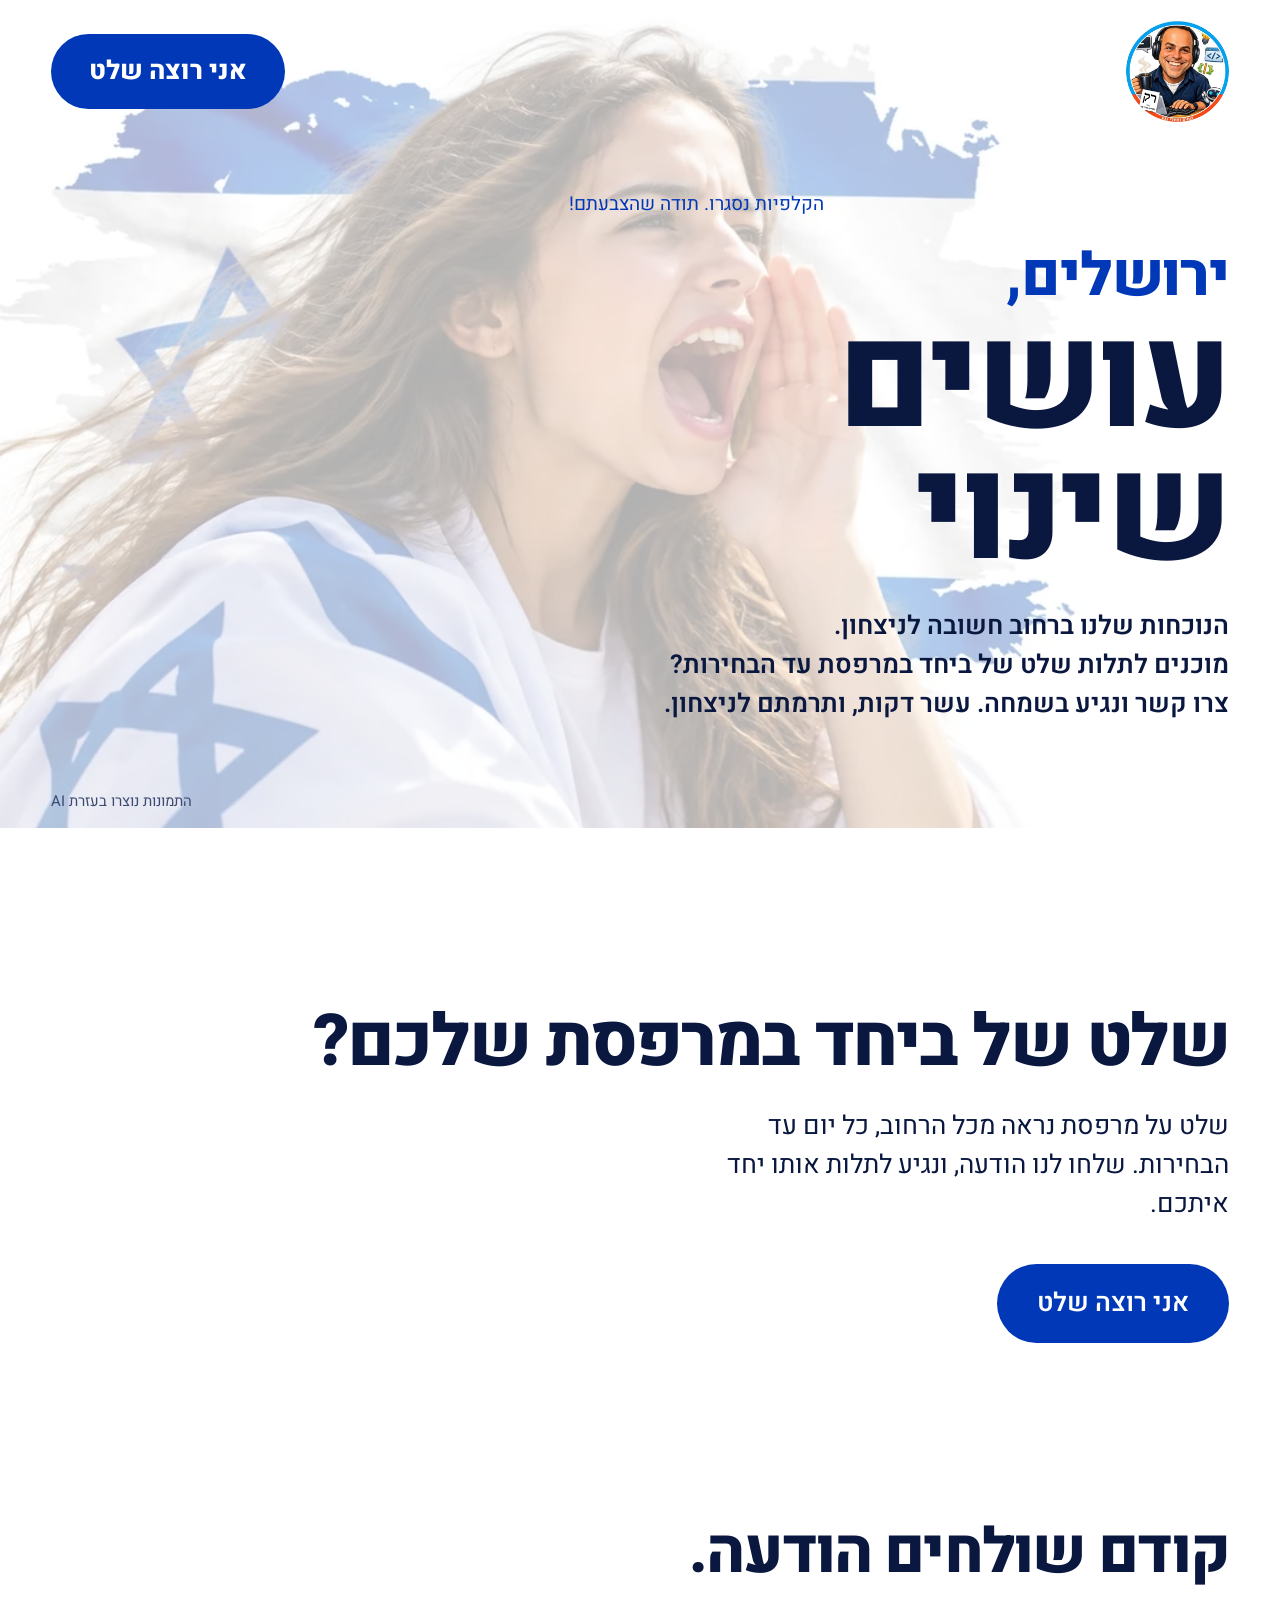
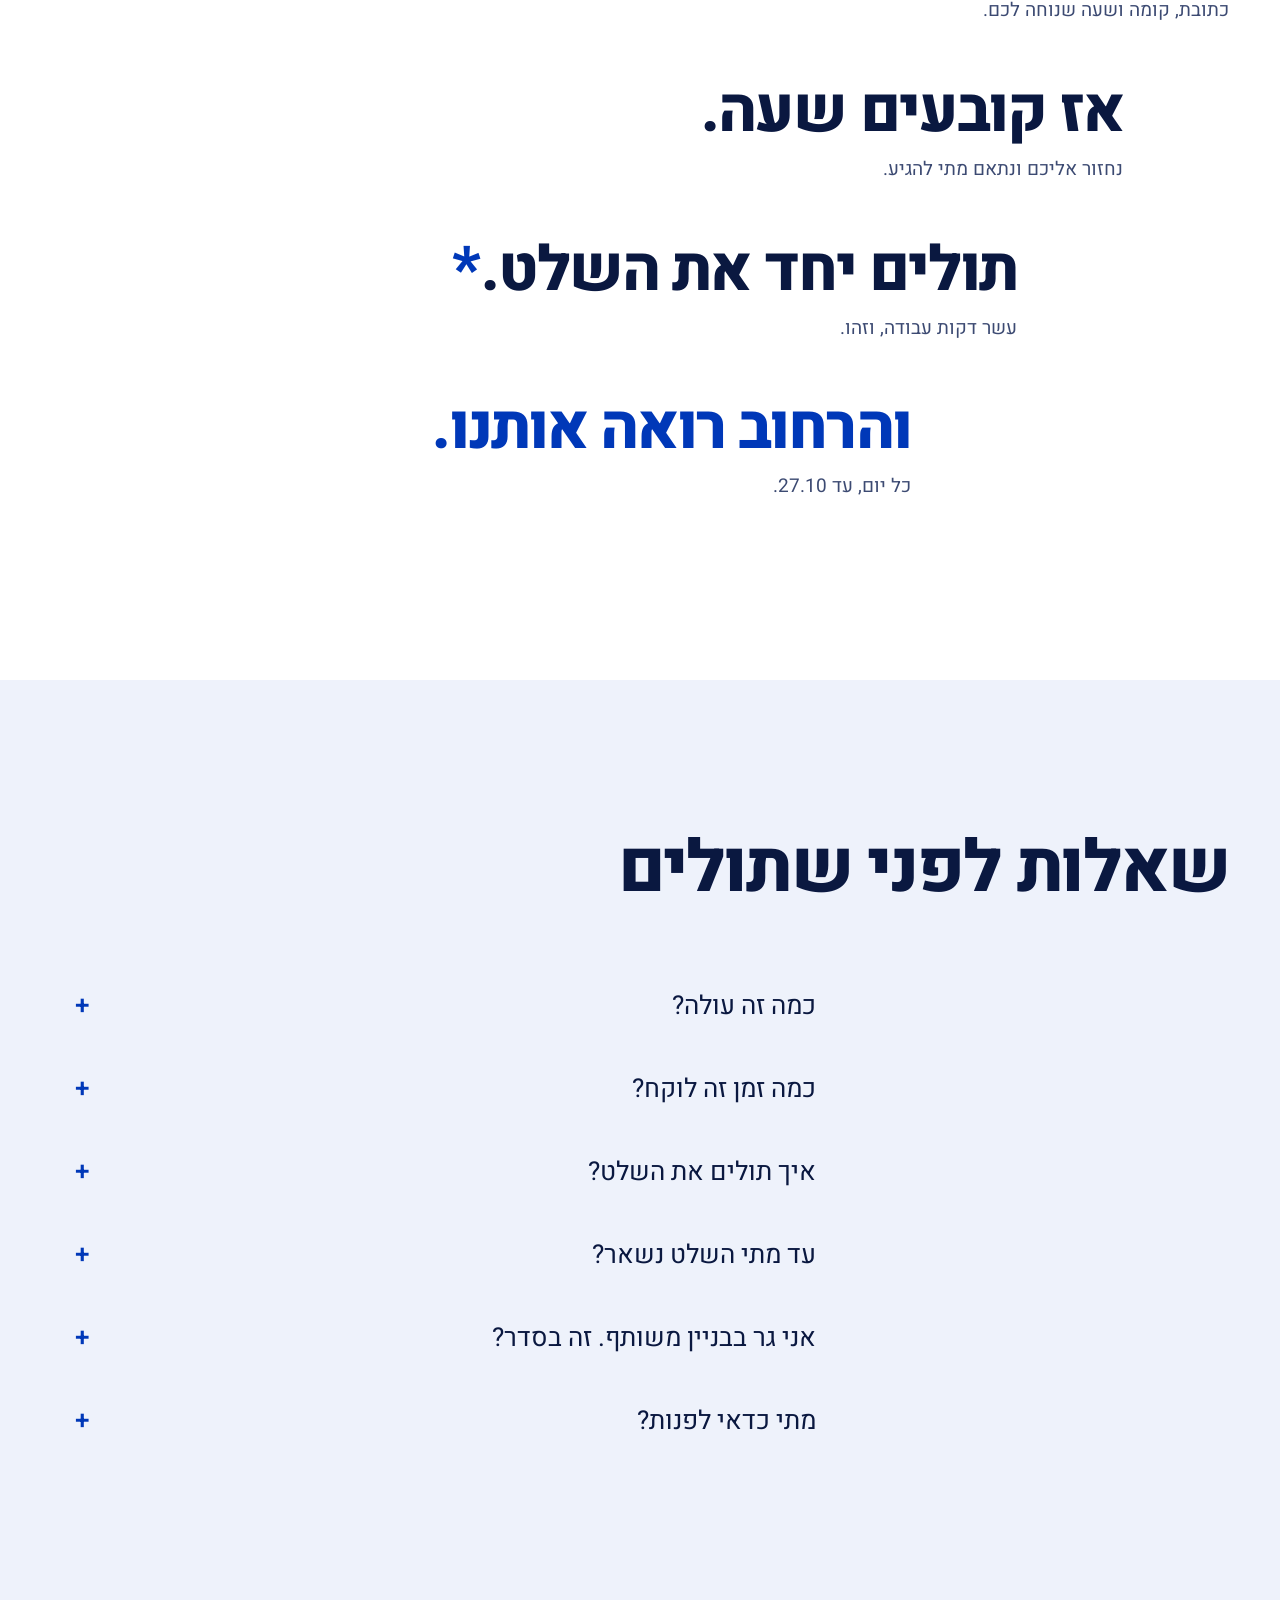
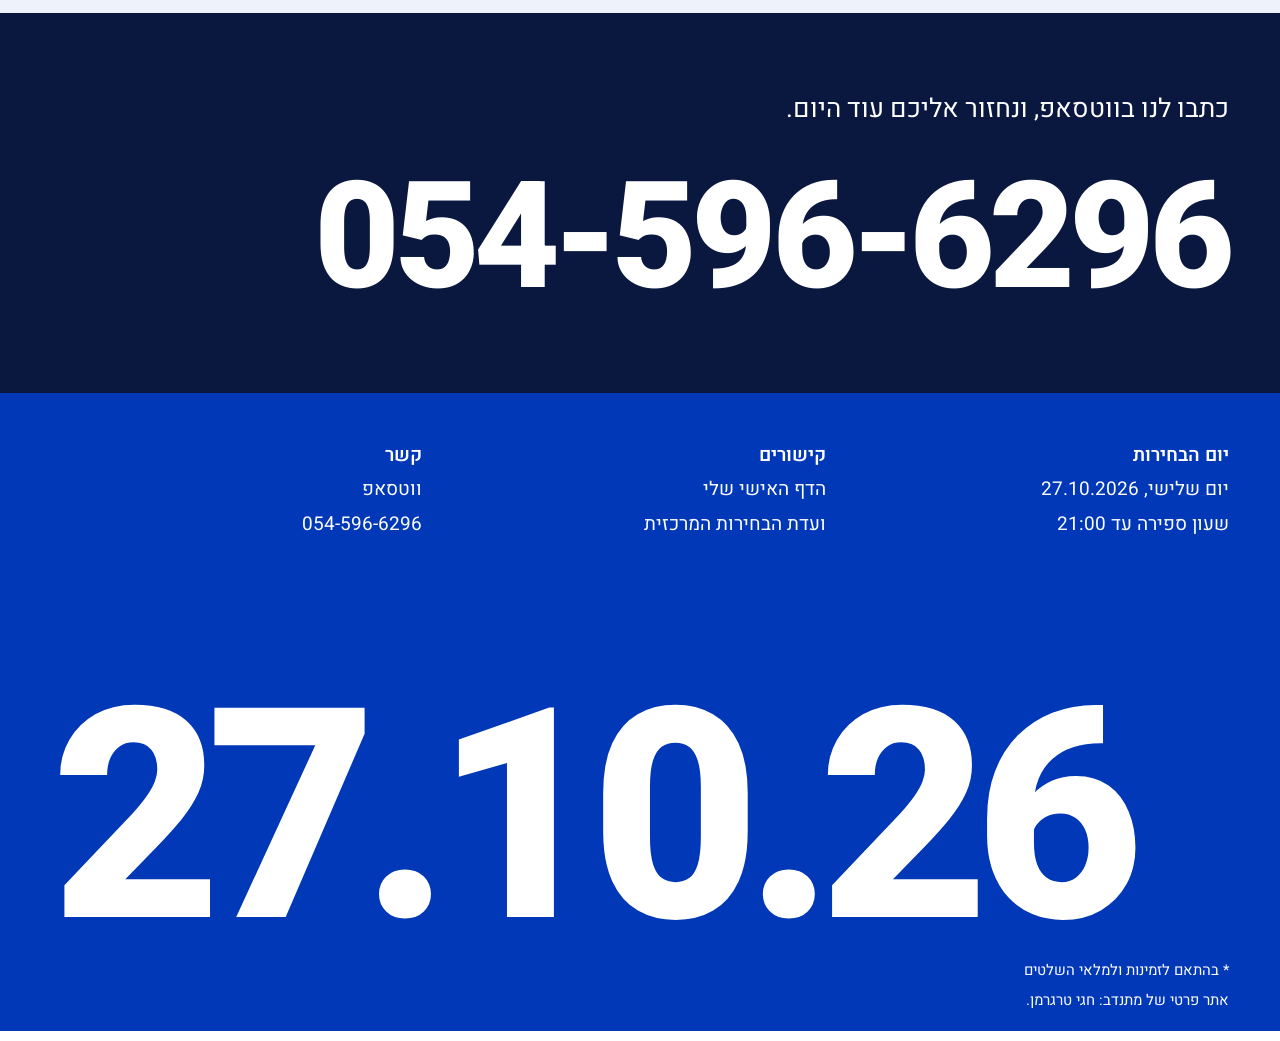
<file: shelet/index.html>
<!doctype html>
<html lang="he" dir="rtl">
<head>
<meta charset="utf-8">
<meta name="viewport" content="width=device-width, initial-scale=1">
<title>שלט במרפסת · ביחד · 27.10.2026</title>
<meta name="description" content="מוכנים לתלות שלט של ביחד במרפסת עד הבחירות? שלחו הודעה בווטסאפ ונגיע לתלות אותו. עשר דקות עבודה.">
<meta name="theme-color" content="#0038b8">
<meta property="og:type" content="website">
<meta property="og:locale" content="he_IL">
<meta property="og:title" content="שלט של ביחד במרפסת שלכם?">
<meta property="og:description" content="נגיע ונתלה אותו יחד. עשר דקות עבודה, ותרמתם לניצחון.">
<meta property="og:url" content="https://election-sign-2026.onrender.com/">
<meta property="og:image" content="https://election-sign-2026.onrender.com/assets/og.jpg">
<meta property="og:image:width" content="1200">
<meta property="og:image:height" content="630">
<meta name="twitter:card" content="summary_large_image">
<link rel="canonical" href="https://election-sign-2026.onrender.com/">
<link rel="icon" href="../assets/icon.png">
<link rel="apple-touch-icon" href="../assets/icon.png">
<link rel="preconnect" href="https://fonts.googleapis.com">
<link rel="preconnect" href="https://fonts.gstatic.com" crossorigin>
<link href="https://fonts.googleapis.com/css2?family=Heebo:wght@400;600;800&display=swap" rel="stylesheet">
<link rel="stylesheet" href="../styles.css">
</head>
<body data-wa-message="היי חגי, אשמח לתלות שלט של ביחד במרפסת.&#10;כתובת: &#10;קומה: &#10;שעה נוחה: ">

<header class="bar">
  <a class="me" href="https://hagaitregerman.onrender.com/" target="_blank" rel="noopener" aria-label="לדף האישי שלי (נפתח בלשונית חדשה)">
    <img src="../assets/hagai-400.jpg" width="400" height="400" alt="חגי, מתנדב">
  </a>
  <a class="btn btn--blue btn--top js-wa" href="https://wa.me/972545966296" target="_blank" rel="noopener">אני רוצה שלט</a>
</header>

<main>
  <section class="hero" aria-labelledby="q1">
    <div class="hero__text">
      <div class="mini reveal" id="countdown" dir="ltr" role="timer" aria-label="הזמן שנותר עד 21:00 ביום הבחירות">
        <div><span data-u="d">--</span><small>ימים</small></div>
        <div><span data-u="h">--</span><small>שעות</small></div>
        <div><span data-u="m">--</span><small>דקות</small></div>
        <div><span data-u="s">--</span><small>שניות</small></div>
      </div>
      <p class="city reveal" id="city" aria-hidden="true">ירושלים,</p>
      <h1 id="q1" class="display reveal">עושים שינוי</h1>
      <p class="lead reveal">הנוכחות שלנו ברחוב חשובה לניצחון.<br>מוכנים לתלות שלט של ביחד במרפסת עד הבחירות?<br>צרו קשר ונגיע בשמחה. עשר דקות, ותרמתם לניצחון.</p>
    </div>
    <p class="hero__credit">התמונות נוצרו בעזרת AI</p>
    <div class="hero__bg" aria-hidden="true">
      <picture class="slide is-on">
        <source media="(max-width: 1100px)" srcset="../assets/slide-1-m.webp">
        <img src="../assets/slide-1.webp" width="1600" height="686" alt="" decoding="async" fetchpriority="high">
      </picture>
      <picture class="slide">
        <source media="(max-width: 1100px)" srcset="../assets/slide-2-m.webp">
        <img src="../assets/slide-2.webp" width="1600" height="686" alt="" decoding="async" loading="lazy">
      </picture>
      <picture class="slide">
        <source media="(max-width: 1100px)" srcset="../assets/slide-3-m.webp">
        <img src="../assets/slide-3.webp" width="1600" height="686" alt="" decoding="async" loading="lazy">
      </picture>
      <picture class="slide">
        <source media="(max-width: 1100px)" srcset="../assets/slide-4-m.webp">
        <img src="../assets/slide-4.webp" width="1600" height="686" alt="" decoding="async" loading="lazy">
      </picture>
      <picture class="slide">
        <source media="(max-width: 1100px)" srcset="../assets/slide-5-m.webp">
        <img src="../assets/slide-5.webp" width="1600" height="686" alt="" decoding="async" loading="lazy">
      </picture>
      <picture class="slide">
        <source media="(max-width: 1100px)" srcset="../assets/slide-6-m.webp">
        <img src="../assets/slide-6.webp" width="1600" height="686" alt="" decoding="async" loading="lazy">
      </picture>
      <picture class="slide">
        <source media="(max-width: 1100px)" srcset="../assets/slide-7-m.webp">
        <img src="../assets/slide-7.webp" width="1600" height="686" alt="" decoding="async" loading="lazy">
      </picture>
    </div>
  </section>


  <section class="ask" aria-labelledby="q2">
    <h2 id="q2" class="head reveal">שלט של ביחד במרפסת שלכם?</h2>
    <p class="ask__text reveal">שלט על מרפסת נראה מכל הרחוב, כל יום עד הבחירות. שלחו לנו הודעה, ונגיע לתלות אותו יחד איתכם.</p>
    <div class="ask__actions reveal">
      <a class="btn btn--blue btn--big js-wa" href="https://wa.me/972545966296" target="_blank" rel="noopener">אני רוצה שלט</a>
    </div>
  </section>

  <section class="steps" aria-label="איך זה עובד">
    <div class="step reveal"><p class="step__line">קודם שולחים הודעה.</p><p class="step__note">כתובת, קומה ושעה שנוחה לכם.</p></div>
    <div class="step reveal"><p class="step__line">אז קובעים שעה.</p><p class="step__note">נחזור אליכם ונתאם מתי להגיע.</p></div>
    <div class="step reveal"><p class="step__line">תולים יחד את השלט.<a class="star" href="#terms" aria-label="ראו הערה בתחתית העמוד">*</a></p><p class="step__note">עשר דקות עבודה, וזהו.</p></div>
    <div class="step reveal"><p class="step__line step__line--last">והרחוב רואה אותנו.</p><p class="step__note">כל יום, עד 27.10.</p></div>
  </section>

  <section class="faq" aria-labelledby="faq-title">
    <h2 id="faq-title" class="head reveal">שאלות לפני שתולים</h2>
    <div class="faq__list">
      <details class="reveal"><summary>כמה זה עולה?</summary><p>כלום. השלט והתלייה בהתנדבות, בלי תשלום.</p></details>
      <details class="reveal"><summary>כמה זמן זה לוקח?</summary><p>בערך עשר דקות.</p></details>
      <details class="reveal"><summary>איך תולים את השלט?</summary><p>נבדוק יחד מה מתאים למרפסת שלכם, ונתלה בצורה יציבה ובטוחה.</p></details>
      <details class="reveal"><summary>עד מתי השלט נשאר?</summary><p>עד יום הבחירות, יום שלישי 27.10.2026. אחרי הבחירות אפשר להוריד אותו, ואם צריך עזרה, כתבו לנו.</p></details>
      <details class="reveal"><summary>אני גר בבניין משותף. זה בסדר?</summary><p>כדאי לוודא מראש שאין התנגדות של נציגות הבית או הוועד.</p></details>
      <details class="reveal"><summary>מתי כדאי לפנות?</summary><p>כמה שיותר מוקדם. כל יום שהשלט תלוי, עוד אנשים רואים אותו.</p></details>
    </div>
  </section>

  <section class="contact" aria-label="יצירת קשר">
    <p class="contact__line reveal">כתבו לנו בווטסאפ, ונחזור אליכם עוד היום.</p>
    <a class="contact__number js-wa reveal" href="https://wa.me/972545966296" target="_blank" rel="noopener" dir="ltr">054-596-6296</a>
  </section>
</main>

<footer class="foot">
  <div class="foot__cols">
    <ul><li>יום הבחירות</li><li>יום שלישי, 27.10.2026</li><li>שעון ספירה עד 21:00</li></ul>
    <ul><li>קישורים</li><li><a href="https://hagaitregerman.onrender.com/" target="_blank" rel="noopener">הדף האישי שלי</a></li><li><a href="https://www.bechirot.gov.il/" target="_blank" rel="noopener">ועדת הבחירות המרכזית</a></li></ul>
    <ul><li>קשר</li><li><a class="js-wa" href="https://wa.me/972545966296" target="_blank" rel="noopener">ווטסאפ</a></li><li dir="ltr">054-596-6296</li></ul>
  </div>
  <p class="foot__mark" dir="ltr" aria-hidden="true">27.10.26</p>
  <p class="foot__legal" id="terms">* בהתאם לזמינות ולמלאי השלטים</p>
  <p class="foot__legal">אתר פרטי של מתנדב: חגי טרגרמן.</p>
</footer>

<script src="../main.js" defer></script>
</body>
</html>
</file>
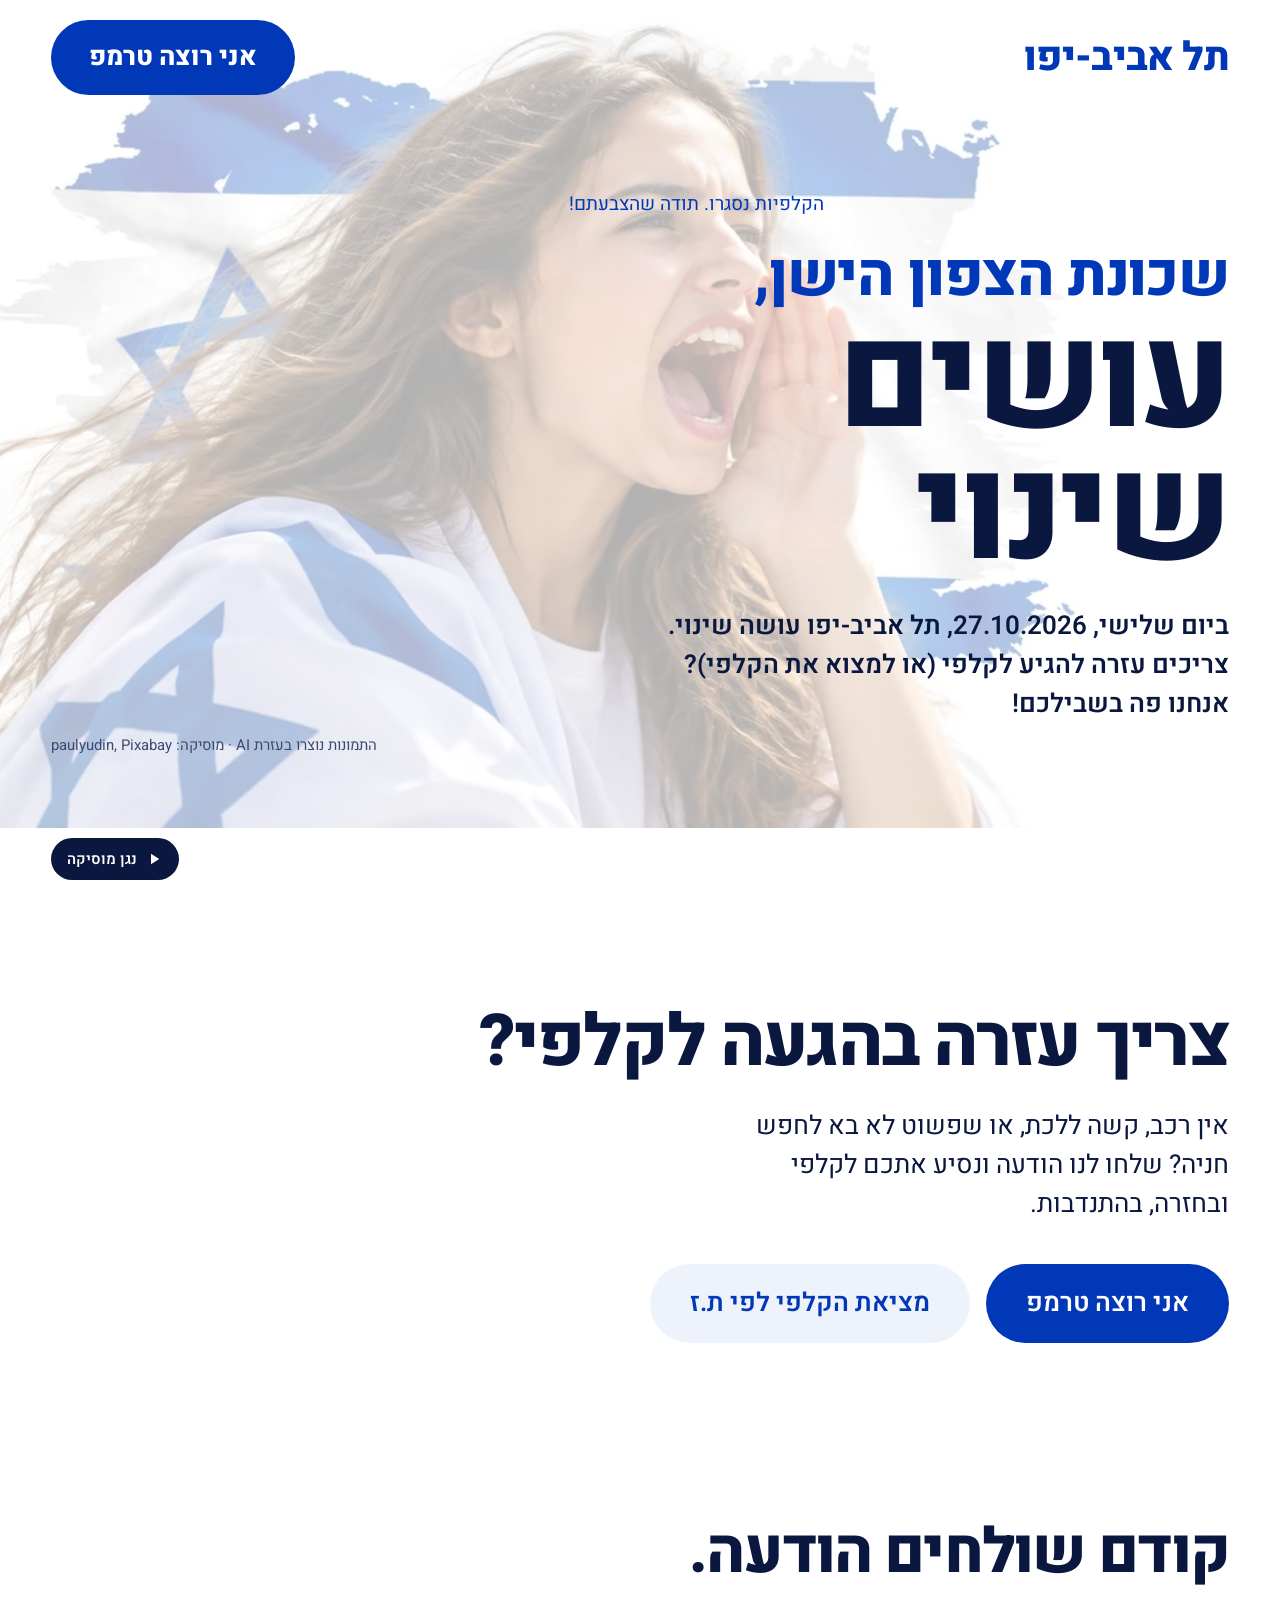
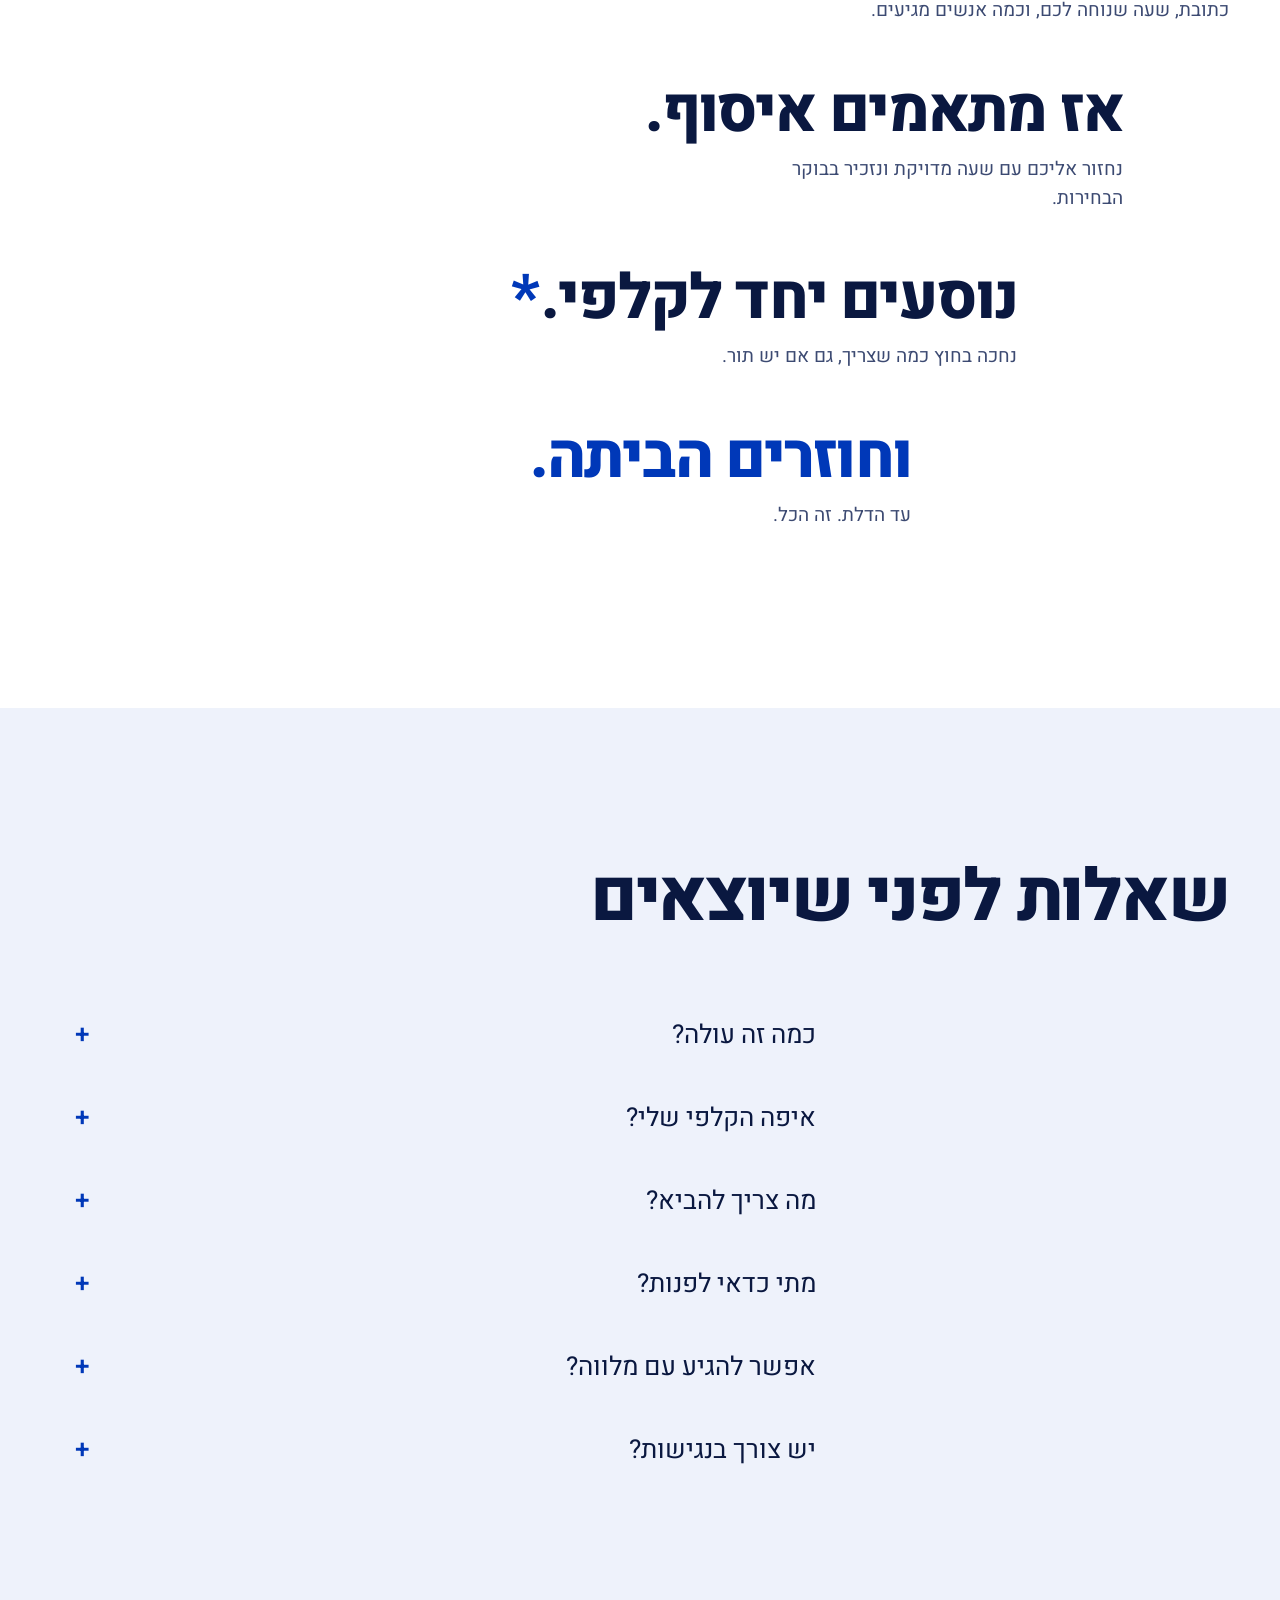
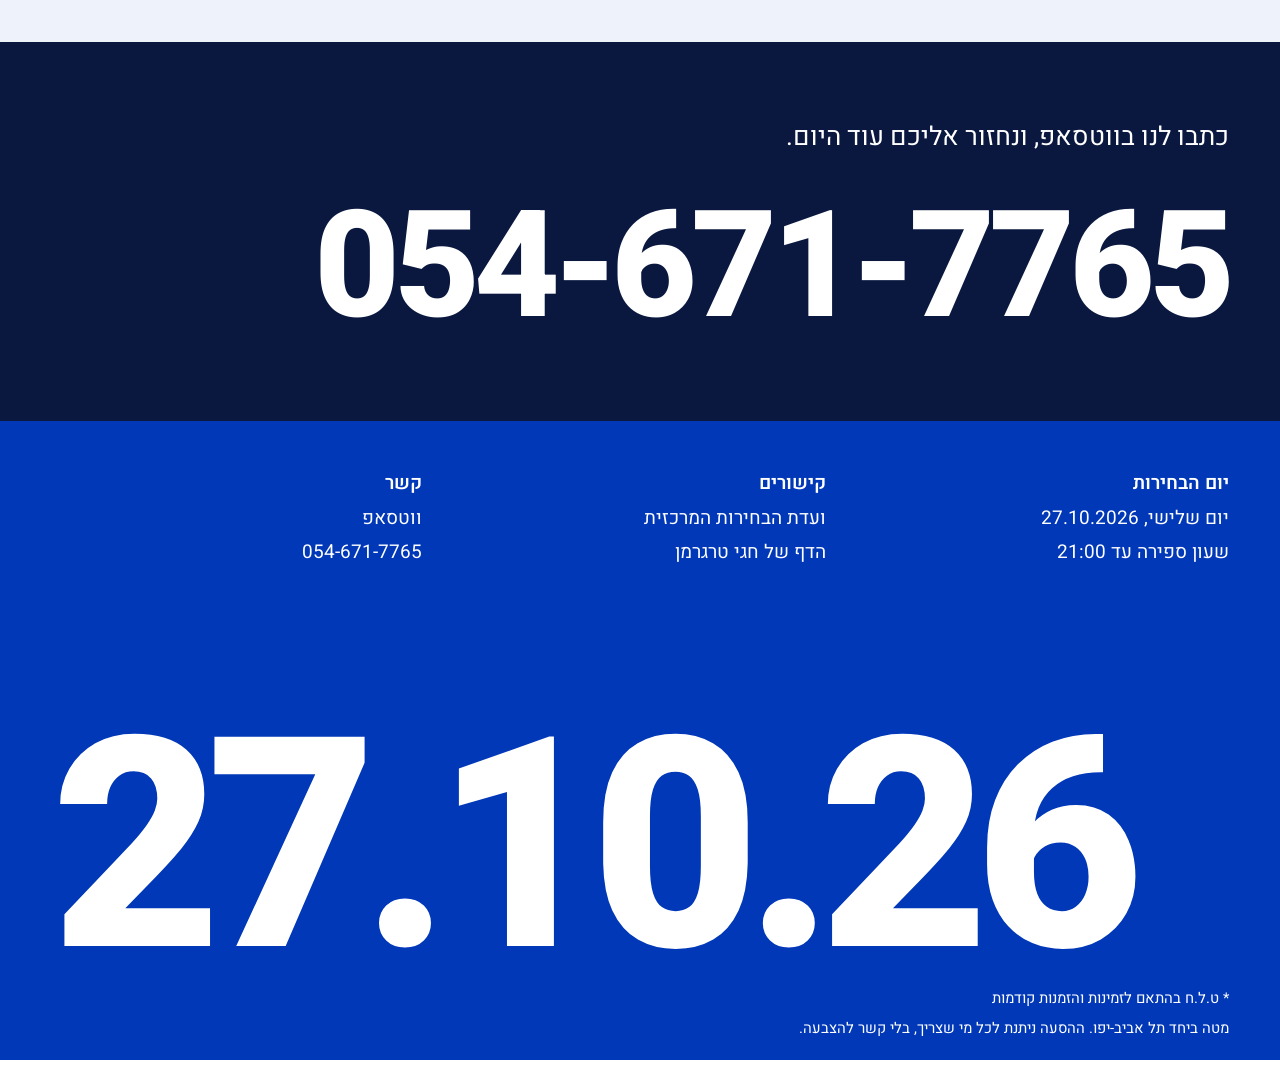
<file: tlv/index.html>
<!doctype html>
<html lang="he" dir="rtl">
<head>
<meta charset="utf-8">
<meta name="viewport" content="width=device-width, initial-scale=1">
<title>הסעה לקלפי · תל אביב-יפו · 27.10.2026</title>
<meta name="description" content="תל אביב-יפו: צריכים עזרה להגיע לקלפי ביום הבחירות, 27.10.2026? שלחו הודעה בווטסאפ ונתאם הסעה בהתנדבות.">
<meta name="theme-color" content="#0038b8">
<meta property="og:type" content="website">
<meta property="og:locale" content="he_IL">
<meta property="og:title" content="תל אביב-יפו: צריכים עזרה להגיע לקלפי ב־27.10?">
<meta property="og:description" content="הסעה לקלפי ביום הבחירות, בהתנדבות. שלחו הודעה בווטסאפ.">
<meta property="og:url" content="https://election-ride-2026.onrender.com/tlv/">
<meta property="og:image" content="https://election-ride-2026.onrender.com/assets/og.jpg">
<meta property="og:image:width" content="1200">
<meta property="og:image:height" content="630">
<meta name="twitter:card" content="summary_large_image">
<link rel="canonical" href="https://election-ride-2026.onrender.com/tlv/">
<link rel="icon" href="../assets/icon.png">
<link rel="apple-touch-icon" href="../assets/icon.png">
<link rel="preconnect" href="https://fonts.googleapis.com">
<link rel="preconnect" href="https://fonts.gstatic.com" crossorigin>
<link href="https://fonts.googleapis.com/css2?family=Heebo:wght@400;600;800&display=swap" rel="stylesheet">
<link rel="stylesheet" href="../styles.css">
</head>
<body data-wa-phone="972546717765" data-wa-message="היי מטה ביחד תל אביב, אשמח לעזרה בהגעה לקלפי ביום הבחירות (27.10).&#10;כתובת איסוף: &#10;שעה מועדפת: &#10;מספר נוסעים: " data-places="שכונת הצפון הישן|שכונת הצפון החדש|שכונת לב העיר|שכונת רמת אביב|שכונת נווה אביבים|שכונת יד אליהו|שכונת יפו|שכונת עג׳מי|שכונת פלורנטין|שכונת נווה שאנן|שכונת התקווה|שכונת שפירא|שכונת קריית שלום|שכונת רמת החייל|שכונת תל ברוך">

<header class="bar">
  <a class="wordmark" href="https://chat.whatsapp.com/GwvgciAkZKWG8uhppabkhf" target="_blank" rel="noopener" aria-label="קבוצת הווטסאפ של תל אביב-יפו (נפתח בלשונית חדשה)">תל אביב-יפו</a>
  <a class="btn btn--blue btn--top js-wa" href="https://wa.me/972546717765" target="_blank" rel="noopener">אני רוצה טרמפ</a>
</header>

<main>
  <section class="hero" aria-labelledby="q1">
    <div class="hero__text">
      <div class="mini reveal" id="countdown" dir="ltr" role="timer" aria-label="הזמן שנותר עד 21:00 ביום הבחירות">
        <div><span data-u="d">--</span><small>ימים</small></div>
        <div><span data-u="h">--</span><small>שעות</small></div>
        <div><span data-u="m">--</span><small>דקות</small></div>
        <div><span data-u="s">--</span><small>שניות</small></div>
      </div>
      <p class="city reveal" id="city" aria-hidden="true">שכונת הצפון הישן,</p>
      <h1 id="q1" class="display reveal">עושים שינוי</h1>
      <p class="lead reveal">ביום שלישי, 27.10.2026, תל אביב-יפו עושה שינוי.<br>צריכים עזרה להגיע לקלפי (או למצוא את הקלפי)?<br>אנחנו פה בשבילכם!</p>
    </div>
    <p class="hero__credit">התמונות נוצרו בעזרת AI · מוסיקה: paulyudin, Pixabay</p>
    <div class="hero__bg" aria-hidden="true">
      <picture class="slide is-on">
        <source media="(max-width: 1100px)" srcset="../assets/slide-1-m.webp">
        <img src="../assets/slide-1.webp" width="1600" height="686" alt="" decoding="async" fetchpriority="high">
      </picture>
      <picture class="slide">
        <source media="(max-width: 1100px)" srcset="../assets/slide-2-m.webp">
        <img src="../assets/slide-2.webp" width="1600" height="686" alt="" decoding="async" loading="lazy">
      </picture>
      <picture class="slide">
        <source media="(max-width: 1100px)" srcset="../assets/slide-3-m.webp">
        <img src="../assets/slide-3.webp" width="1600" height="686" alt="" decoding="async" loading="lazy">
      </picture>
      <picture class="slide">
        <source media="(max-width: 1100px)" srcset="../assets/slide-4-m.webp">
        <img src="../assets/slide-4.webp" width="1600" height="686" alt="" decoding="async" loading="lazy">
      </picture>
      <picture class="slide">
        <source media="(max-width: 1100px)" srcset="../assets/slide-5-m.webp">
        <img src="../assets/slide-5.webp" width="1600" height="686" alt="" decoding="async" loading="lazy">
      </picture>
      <picture class="slide">
        <source media="(max-width: 1100px)" srcset="../assets/slide-6-m.webp">
        <img src="../assets/slide-6.webp" width="1600" height="686" alt="" decoding="async" loading="lazy">
      </picture>
      <picture class="slide">
        <source media="(max-width: 1100px)" srcset="../assets/slide-7-m.webp">
        <img src="../assets/slide-7.webp" width="1600" height="686" alt="" decoding="async" loading="lazy">
      </picture>
    </div>
  </section>


  <section class="ask" aria-labelledby="q2">
    <h2 id="q2" class="head reveal">צריך עזרה בהגעה לקלפי?</h2>
    <p class="ask__text reveal">אין רכב, קשה ללכת, או שפשוט לא בא לחפש חניה? שלחו לנו הודעה ונסיע אתכם לקלפי ובחזרה, בהתנדבות.</p>
    <div class="ask__actions reveal">
      <a class="btn btn--blue btn--big js-wa" href="https://wa.me/972546717765" target="_blank" rel="noopener">אני רוצה טרמפ</a>
      <a class="btn btn--soft btn--big" href="https://www.gov.il/apps/moin/bocharim/" target="_blank" rel="noopener">מציאת הקלפי לפי ת.ז</a>
    </div>
  </section>

  <section class="steps" aria-label="איך זה עובד">
    <div class="step reveal"><p class="step__line">קודם שולחים הודעה.</p><p class="step__note">כתובת, שעה שנוחה לכם, וכמה אנשים מגיעים.</p></div>
    <div class="step reveal"><p class="step__line">אז מתאמים איסוף.</p><p class="step__note">נחזור אליכם עם שעה מדויקת ונזכיר בבוקר הבחירות.</p></div>
    <div class="step reveal"><p class="step__line">נוסעים יחד לקלפי.<a class="star" href="#terms" aria-label="ראו הערה בתחתית העמוד">*</a></p><p class="step__note">נחכה בחוץ כמה שצריך, גם אם יש תור.</p></div>
    <div class="step reveal"><p class="step__line step__line--last">וחוזרים הביתה.</p><p class="step__note">עד הדלת. זה הכל.</p></div>
  </section>

  <section class="faq" aria-labelledby="faq-title">
    <h2 id="faq-title" class="head reveal">שאלות לפני שיוצאים</h2>
    <div class="faq__list">
      <details class="reveal"><summary>כמה זה עולה?</summary><p>כלום. ההסעה בהתנדבות מלאה, בלי תשלום ובלי התחייבות.</p></details>
      <details class="reveal"><summary>איפה הקלפי שלי?</summary><p>אפשר לבדוק לפי מספר תעודת זהות <a href="https://www.gov.il/apps/moin/bocharim/" target="_blank" rel="noopener">באתר הממשלתי לאיתור קלפי</a>. אם קשה לכם, שלחו לנו הודעה ונבדוק יחד.<br>מידע נוסף ניתן לקבל במוקד הטלפוני שמספרו <a href="tel:1800101975" dir="ltr">1-800-101975</a> | <a href="tel:0732458358" dir="ltr">073-2458358</a></p></details>
      <details class="reveal"><summary>מה צריך להביא?</summary><p>תעודה מזהה עם תמונה: תעודת זהות, דרכון או רישיון נהיגה. בלי תעודה אי אפשר להצביע.</p></details>
      <details class="reveal"><summary>מתי כדאי לפנות?</summary><p>כמה שיותר מוקדם, רצוי עד ערב יום שני, 26.10. ביום עצמו אנסה לעזור לכל מי שפונה, כל עוד יש זמן.</p></details>
      <details class="reveal"><summary>אפשר להגיע עם מלווה?</summary><p>כן. כתבו בהודעה כמה אתם, ונתאם מקום ברכב לכולם.</p></details>
      <details class="reveal"><summary>יש צורך בנגישות?</summary><p>כתבו לנו מראש מה אתם צריכים, למשל כיסא גלגלים או הליכון, ונבדוק יחד איך עושים את זה נכון.</p></details>
    </div>
  </section>

  <section class="contact" aria-label="יצירת קשר">
    <p class="contact__line reveal">כתבו לנו בווטסאפ, ונחזור אליכם עוד היום.</p>
    <a class="contact__number js-wa reveal" href="https://wa.me/972546717765" target="_blank" rel="noopener" dir="ltr">054-671-7765</a>
  </section>
</main>

<footer class="foot">
  <div class="foot__cols">
    <ul><li>יום הבחירות</li><li>יום שלישי, 27.10.2026</li><li>שעון ספירה עד 21:00</li></ul>
    <ul><li>קישורים</li><li><a href="https://www.bechirot.gov.il/" target="_blank" rel="noopener">ועדת הבחירות המרכזית</a></li><li><a href="https://hagaitregerman.onrender.com/" target="_blank" rel="noopener">הדף של חגי טרגרמן</a></li></ul>
    <ul><li>קשר</li><li><a class="js-wa" href="https://wa.me/972546717765" target="_blank" rel="noopener">ווטסאפ</a></li><li dir="ltr">054-671-7765</li></ul>
  </div>
  <p class="foot__mark" dir="ltr" aria-hidden="true">27.10.26</p>
  <p class="foot__legal" id="terms">* ט.ל.ח בהתאם לזמינות והזמנות קודמות</p>
  <p class="foot__legal">מטה ביחד תל אביב-יפו. ההסעה ניתנת לכל מי שצריך, בלי קשר להצבעה.</p>
</footer>

<button class="music" id="music" type="button" data-src="../assets/hope.mp3" aria-pressed="false">
  <svg class="music__icon" viewBox="0 0 24 24" aria-hidden="true"><path class="music__play" d="M8 5v14l11-7z"/><path class="music__pause" d="M7 5h4v14H7zM13 5h4v14h-4z"/></svg>
  <span class="music__label">נגן מוסיקה</span>
</button>

<script src="../main.js" defer></script>
</body>
</html>
</file>
<file: styles.css>
:root {
  --bg: #ffffff;
  --surface: #eef2fb;
  --ink: #0a1840;
  --muted: #3c4a72;
  --blue: #0038b8;
  --blue-ink: #ffffff;
  --navy: #0a1840;

  --margin: clamp(16px, 4vw, 56px);
  --step-small: clamp(0.875rem, 0.85rem + 0.1vw, 0.9375rem);
  --step-body: clamp(1.0625rem, 1rem + 0.25vw, 1.1875rem);
  --step-lead: clamp(1.25rem, 1.1rem + 0.7vw, 1.625rem);
  --step-head: clamp(2.25rem, 1.3rem + 4vw, 5rem);
  --step-display: clamp(3.5rem, 1rem + 10vw, 10rem);

  --ease-out: cubic-bezier(0.22, 1, 0.36, 1);
}

*, *::before, *::after { box-sizing: border-box; }
html { -webkit-text-size-adjust: 100%; }
body {
  margin: 0;
  background: var(--bg);
  color: var(--ink);
  font-family: "Heebo", system-ui, sans-serif;
  font-size: var(--step-body);
  line-height: 1.5;
  overflow-x: hidden;
}
img { display: block; max-width: 100%; height: auto; }
a { color: inherit; }
:focus-visible { outline: 3px solid var(--blue); outline-offset: 3px; }
::selection { background: var(--blue); color: var(--blue-ink); }

/* Top bar: photo on the right (start), action on the left */
.bar {
  position: absolute; inset: 0 0 auto 0; z-index: 2;
  display: flex; justify-content: space-between; align-items: center;
  padding: 20px var(--margin);
}
.me { display: block; width: clamp(84px, 8vw, 124px); border-radius: 50%; transition: transform .25s var(--ease-out); }
.me img { width: 100%; border-radius: 50%; }
/* Text in place of the photo (the Tel Aviv page) */
.wordmark { margin: 0; text-decoration: none; text-underline-offset: 6px; color: var(--blue); font-weight: 800; font-size: clamp(1.75rem, 1.2rem + 1.6vw, 2.75rem); line-height: 1; letter-spacing: -0.02em; }
a.wordmark:hover { text-decoration: underline; }
.me:hover { transform: scale(1.05) rotate(-2deg); }
.me:active { transform: scale(0.97); }

.btn {
  display: inline-block; text-decoration: none; font-weight: 600;
  padding: 14px 26px; border-radius: 999px; font-size: var(--step-body);
  transition: transform .2s var(--ease-out), background-color .2s;
}
.btn--blue { background: var(--blue); color: var(--blue-ink); }
.btn--blue:hover { background: var(--navy); transform: translateY(-2px); }
.btn--blue:active { transform: translateY(0) scale(0.97); }
/* The top contact button: larger than the rest */
.btn--top { font-size: var(--step-lead); font-weight: 800; padding: 18px 38px; }
.btn--big { font-size: var(--step-lead); padding: 20px 40px; }
.btn--soft { background: var(--surface); color: var(--blue); }
.btn--soft:hover { background: #dfe6f8; transform: translateY(-2px); }
.btn--soft:active { transform: translateY(0) scale(0.97); }
.ask__actions { display: flex; flex-wrap: wrap; gap: 16px; }

/* Hero: the photo sits faded in the background, the words run over it */
.hero {
  position: relative; overflow: hidden;
  min-height: 92svh;
  display: flex; align-items: center;
  padding: 150px var(--margin) 64px;
}
.hero__bg { position: absolute; inset: 0; z-index: 0; pointer-events: none; }
/* Slideshow: every picture is stacked in place; the one marked is-on fades in */
.hero__bg img {
  position: absolute; inset: 0;
  width: 100%; height: 100%; object-fit: cover; object-position: left center;
  opacity: 0; transition: opacity 2.5s ease-in-out;
  animation: drift 18s ease-in-out infinite alternate; transform-origin: 20% 100%;
}
.hero__bg .is-on img { opacity: 0.3; }
@keyframes drift { from { transform: scale(1); } to { transform: scale(1.05); } }
.hero__text { position: relative; z-index: 1; width: min(56%, 820px); }
/* Rotating city above the headline; its letters leave and arrive one after another */
.city {
  margin: 0 0 6px; color: var(--blue); font-weight: 800;
  font-size: clamp(2rem, 1rem + 3.4vw, 4.25rem); line-height: 1.05; letter-spacing: -0.02em;
  white-space: nowrap;
}
.city span { display: inline-block; transition: opacity .45s var(--ease-out), transform .45s var(--ease-out); }
.city span.out { opacity: 0; transform: translateY(-0.4em); }
.city span.pre { opacity: 0; transform: translateY(0.4em); transition: none; }
.hero__credit {
  position: absolute; z-index: 1; left: var(--margin); bottom: 16px; margin: 0;
  font-size: var(--step-small); color: var(--muted);
}
.display {
  margin: 0; font-weight: 800; font-size: var(--step-display);
  line-height: 0.92; letter-spacing: -0.03em; text-wrap: balance;
}
.lead { margin: 28px 0 0; font-size: var(--step-lead); font-weight: 600; max-width: 40ch; }

/* Small countdown above the headline; days on the far left */
.mini { display: flex; flex-wrap: wrap; gap: clamp(16px, 2vw, 28px); justify-content: flex-end; margin-bottom: 28px; color: var(--blue); text-align: center; }
.mini span { display: block; font-weight: 800; font-size: clamp(1.75rem, 1.2rem + 1.6vw, 2.75rem); line-height: 1; font-variant-numeric: tabular-nums; }
.mini small { display: block; margin-top: 4px; font-size: var(--step-small); font-weight: 600; color: var(--ink); }

/* Second question */
.ask { padding: clamp(96px, 14vw, 200px) var(--margin); max-width: 1100px; }
.head {
  margin: 0; font-weight: 800; font-size: var(--step-head);
  line-height: 1; letter-spacing: -0.03em; text-wrap: balance;
}
.ask__text { margin: 28px 0 40px; font-size: var(--step-lead); max-width: 34ch; }

/* How it works: a staircase, right to left */
.steps { padding: 0 var(--margin) clamp(96px, 14vw, 200px); display: grid; row-gap: 56px; }
.step:nth-child(2) { margin-inline-start: 9%; }
.step:nth-child(3) { margin-inline-start: 18%; }
.step:nth-child(4) { margin-inline-start: 27%; }
.step__line { margin: 0; font-weight: 800; font-size: clamp(2rem, 1rem + 3.6vw, 4.5rem); line-height: 1; letter-spacing: -0.03em; white-space: nowrap; }
.step__line--last { color: var(--blue); }
.star { color: var(--blue); text-decoration: none; margin-inline-start: 2px; }
.step__note { margin: 12px 0 0; max-width: 34ch; color: var(--muted); }

/* FAQ */
.faq { background: var(--surface); padding: clamp(96px, 12vw, 180px) var(--margin); }
.faq__list { margin-top: 64px; margin-inline-start: 33%; display: grid; gap: 8px; }
details { padding: 18px 24px; transition: background-color .2s; }
details[open] { background: var(--bg); }
summary {
  cursor: pointer; list-style: none; font-size: var(--step-lead);
  display: flex; justify-content: space-between; gap: 16px;
}
summary::-webkit-details-marker { display: none; }
summary::after { content: "+"; font-weight: 600; color: var(--blue); transition: transform .25s var(--ease-out); }
details[open] summary::after { transform: rotate(45deg); }
summary:hover { color: var(--blue); }
details p { margin: 14px 0 4px; max-width: 48ch; }

/* Invitation to the balcony-sign page, between the FAQ and the contact band */
.sign { padding: clamp(96px, 12vw, 180px) var(--margin); max-width: 1100px; }

/* Contact: the number as display type */
.contact {
  background: var(--navy); color: var(--blue-ink);
  display: flex; flex-direction: column; gap: clamp(20px, 3vw, 40px);
  padding: clamp(48px, 6vw, 80px) var(--margin);
}
.contact__line { margin: 0; font-size: var(--step-lead); max-width: 40ch; }
.contact__number {
  font-weight: 800; font-size: clamp(3rem, 0.5rem + 11vw, 12rem); line-height: 1;
  letter-spacing: -0.04em; text-decoration: none; text-align: right;
  transition: color .2s;
}
.contact__number:hover { color: #9db8ff; }

/* Footer */
.foot { background: var(--blue); color: var(--blue-ink); padding: 48px var(--margin) 20px; }
.foot__cols { display: grid; grid-template-columns: repeat(3, minmax(0, 1fr)); gap: 32px; }
.foot__cols ul { list-style: none; margin: 0; padding: 0; display: grid; gap: 6px; align-content: start; }
.foot__cols li[dir="ltr"] { text-align: right; }
.foot__cols li:first-child { font-weight: 600; }
.foot__cols a { text-decoration: none; }
.foot__cols a:hover { text-decoration: underline; }
.foot__mark {
  margin: 18vh 0 0; font-weight: 800; font-size: 23vw; line-height: 0.85;
  letter-spacing: -0.05em; text-align: left;
}
.foot__legal { margin: 8px 0 0; font-size: var(--step-small); }

/* Music toggle (Tel Aviv page): off until the visitor presses it */
.music {
  position: fixed; z-index: 5; left: var(--margin); bottom: 20px;
  display: inline-flex; align-items: center; gap: 8px;
  font: inherit; font-weight: 600; font-size: var(--step-small);
  padding: 10px 16px; border: 0; border-radius: 999px; cursor: pointer;
  background: var(--navy); color: var(--blue-ink);
  transition: transform .2s var(--ease-out), background-color .2s;
}
.music:hover { background: var(--blue); }
.music:active { transform: scale(0.95); }
.music__icon { width: 18px; height: 18px; fill: currentColor; }
.music__pause, .music[aria-pressed="true"] .music__play { display: none; }
.music[aria-pressed="true"] .music__pause { display: inline; }
body:has(.music) .hero__credit { bottom: 72px; }

/* Entrances (only when script runs) */
.js .reveal { opacity: 0; transform: translateY(24px); transition: opacity .7s var(--ease-out), transform .7s var(--ease-out); }
.js .reveal.in { opacity: 1; transform: none; }

/* Narrow screens: the photo fills the lower part of the screen behind the words */
@media (max-width: 1100px) {
  .hero { min-height: 88svh; align-items: flex-start; padding-top: 136px; }
  .hero__text { width: auto; }
  .hero__bg { top: auto; height: 80%; }
  .hero__bg img { object-fit: contain; object-position: center bottom; }
}

@media (max-width: 760px) {
  .wordmark { font-size: 1.5rem; }
  .btn--top { font-size: var(--step-body); padding: 14px 24px; }
  .steps { row-gap: 40px; }
  .step:nth-child(2) { margin-inline-start: 6vw; }
  .step:nth-child(3) { margin-inline-start: 12vw; }
  .step:nth-child(4) { margin-inline-start: 18vw; }
  .step__line { font-size: 8.4vw; white-space: normal; }
  .faq__list { margin-inline-start: 0; }
  details { padding: 16px 12px; }
  .foot__cols { grid-template-columns: 1fr 1fr; }
  .btn--big { display: block; text-align: center; flex: 1 1 100%; }
}

@media (prefers-reduced-motion: reduce) {
  .hero__bg img { animation: none; transition: none; }
  .js .reveal { transform: none; transition: opacity .3s; }
  .me:hover, .btn--blue:hover { transform: none; }
}
</file>
